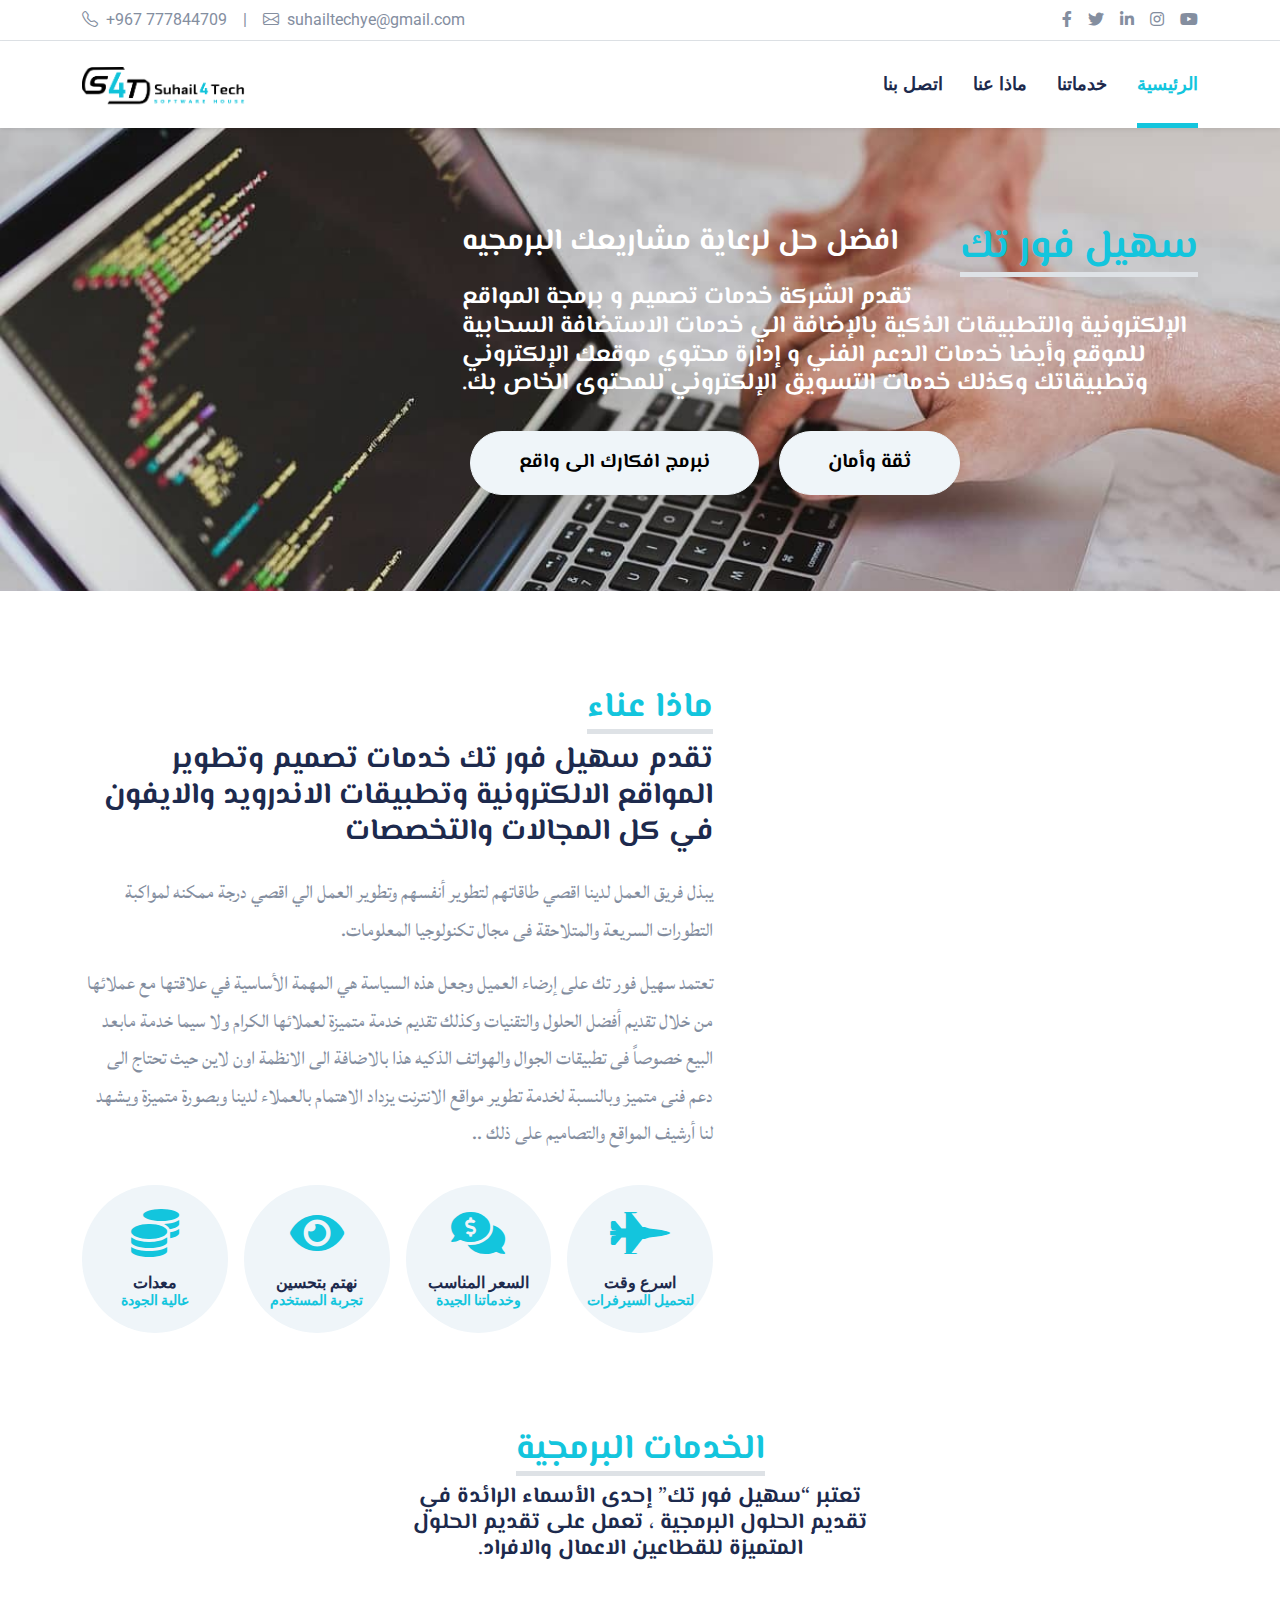
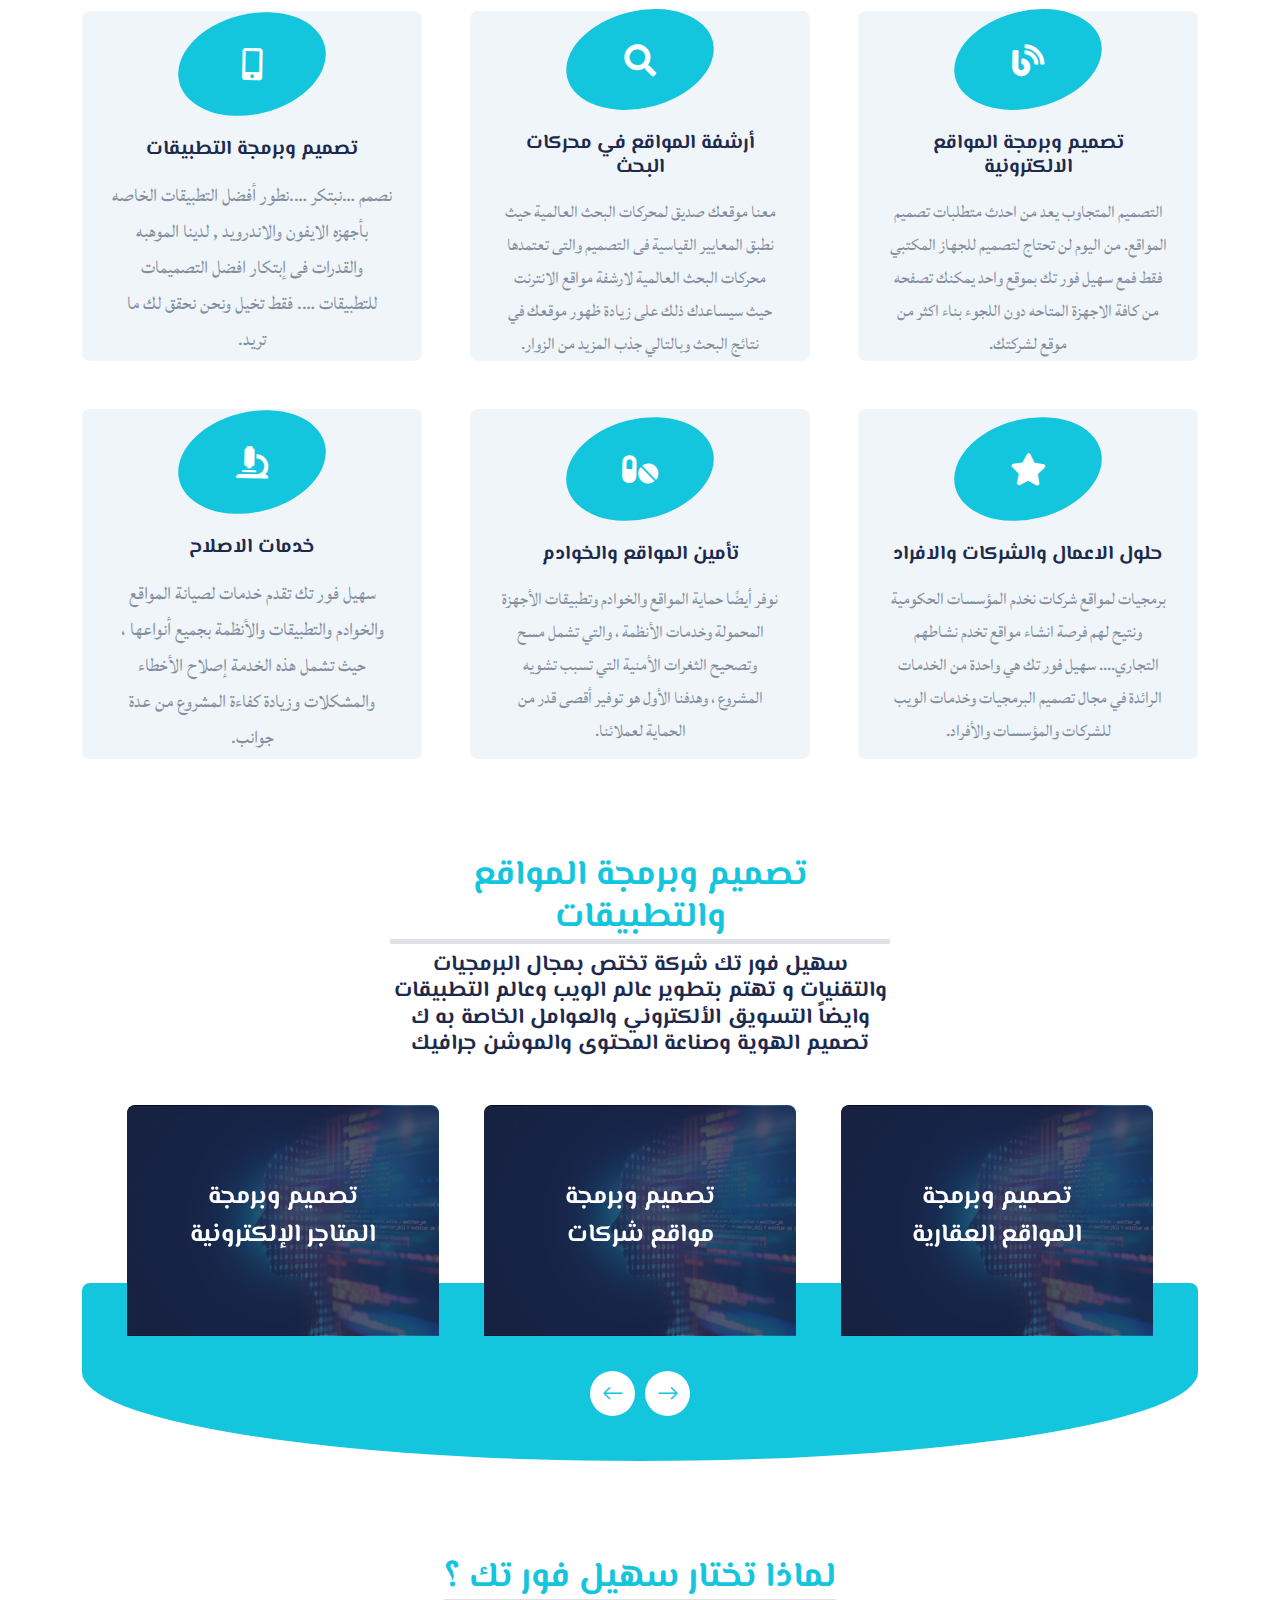
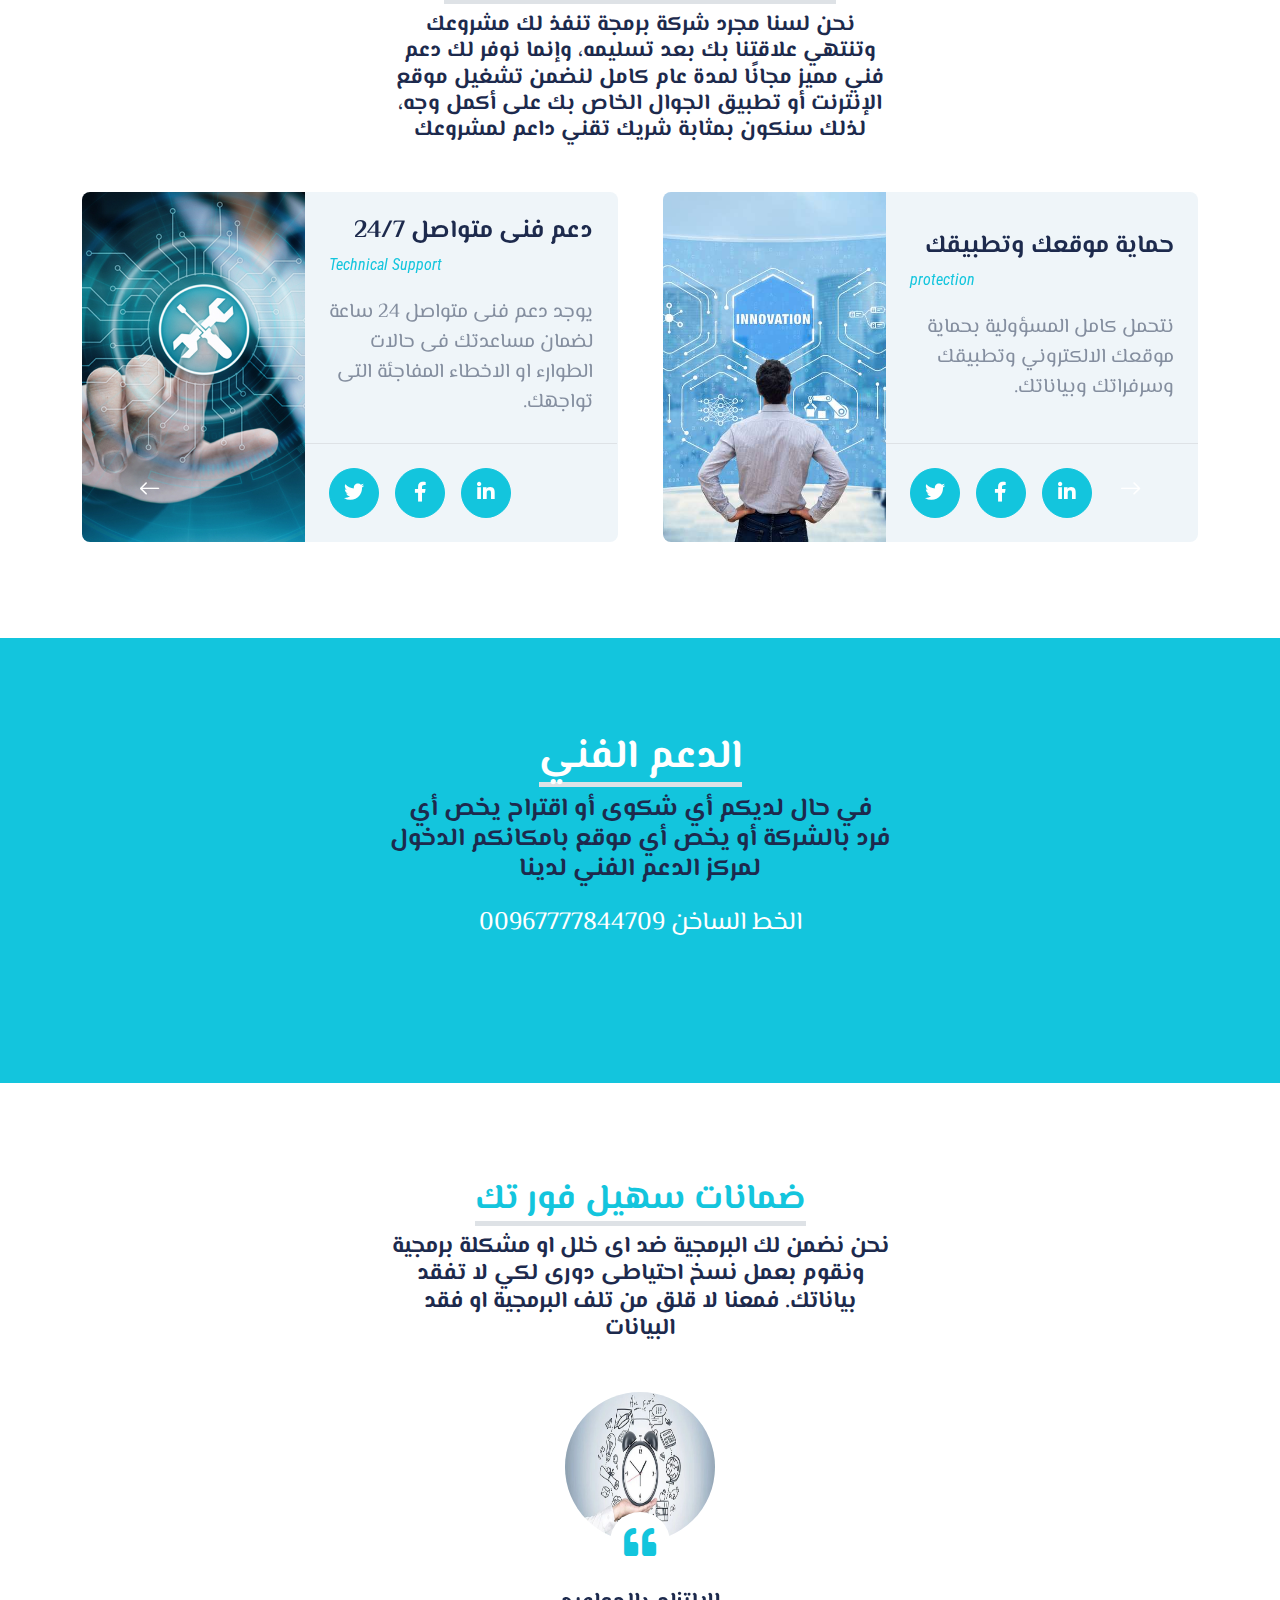
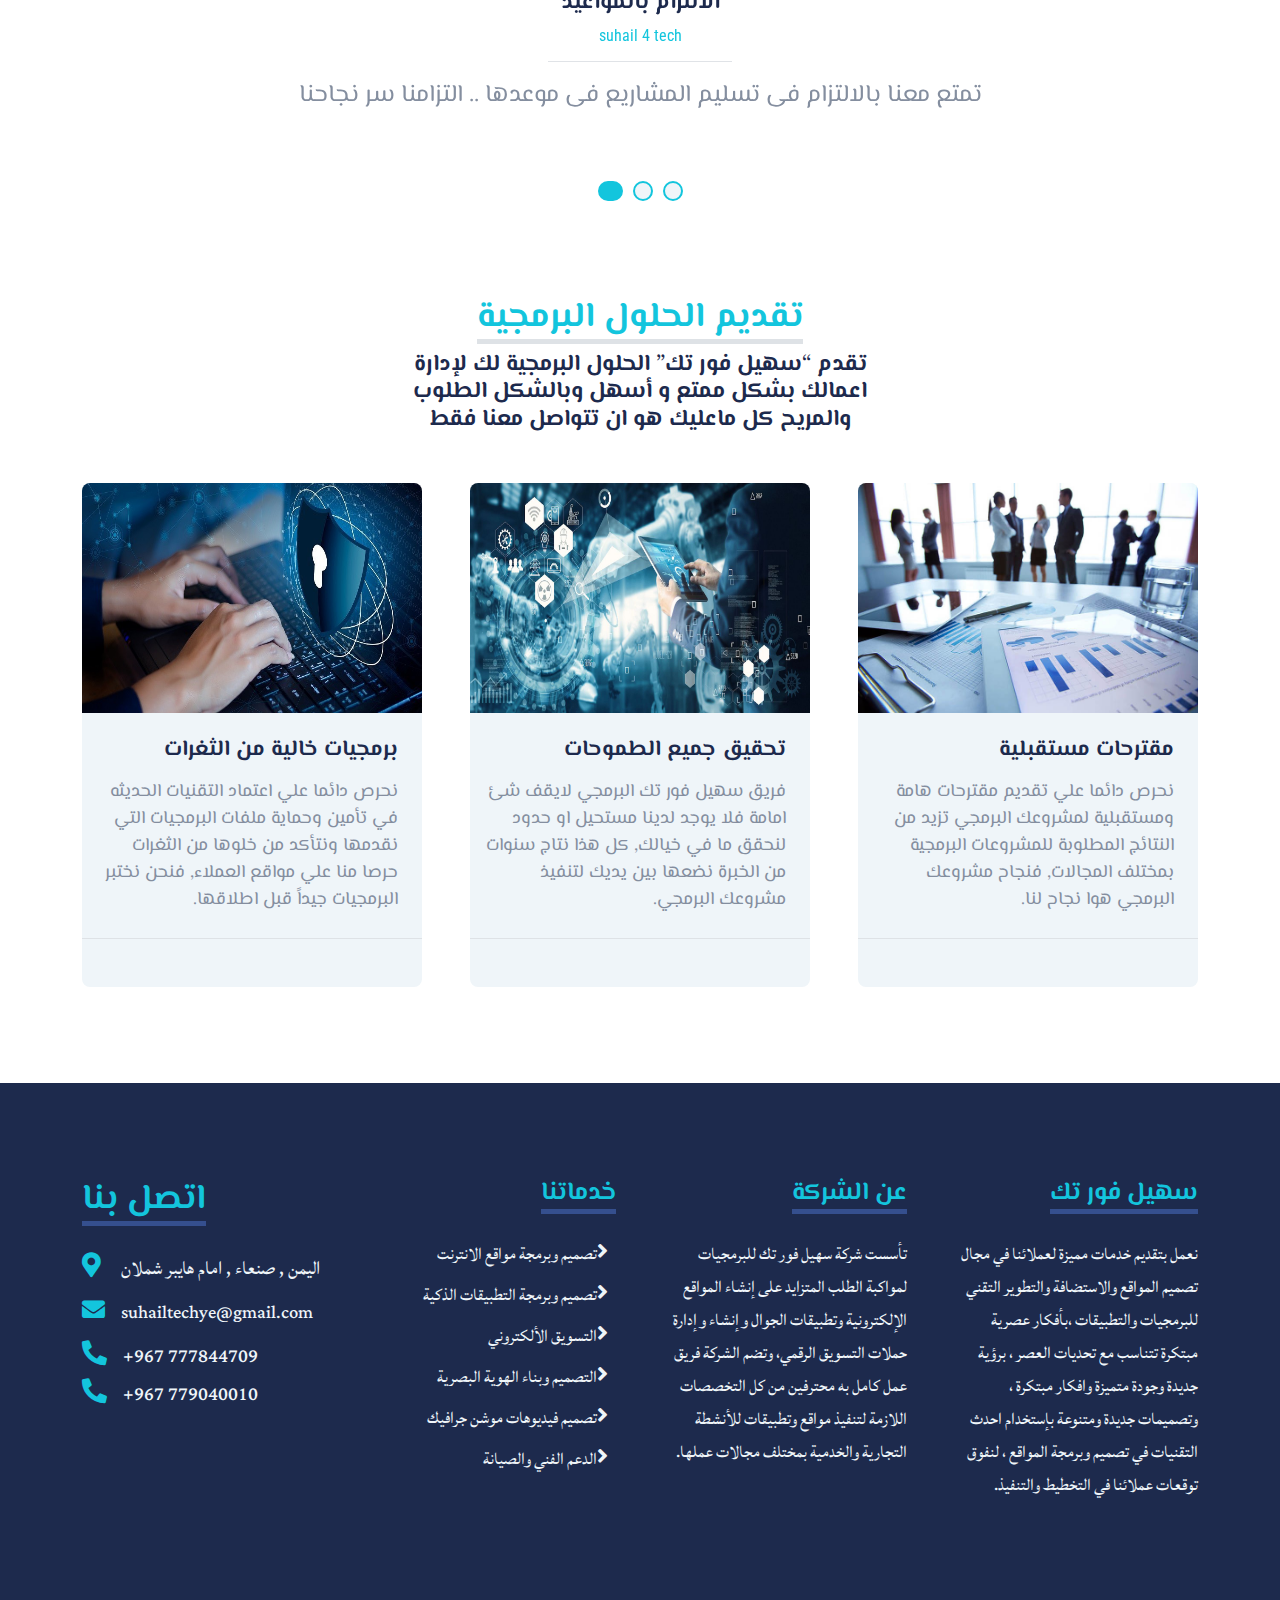
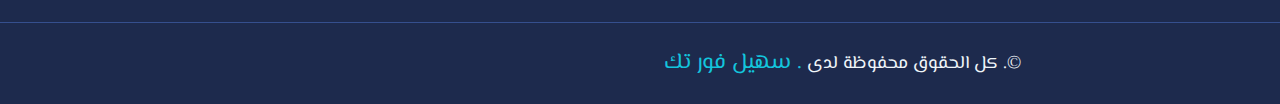
<file: index.html>
<!DOCTYPE html>
<html lang="en">

<head>

    <meta charset="utf-8">
    <title>سهيل فور تك</title>
    <meta content="width=device-width, initial-scale=1.0" name="viewport">
    <meta content="Free HTML Templates" name="keywords">
    <meta content="Free HTML Templates" name="description">



    <!-- Favicon -->
    <link href="img/icon.png" rel="icon">

    <link rel="preconnect" href="https://fonts.googleapis.com">
    <link rel="preconnect" href="https://fonts.gstatic.com" crossorigin>
    <link href="https://fonts.googleapis.com/css2?family=El+Messiri:wght@500&display=swap" rel="stylesheet">

    <link rel="preconnect" href="https://fonts.googleapis.com">
    <link rel="preconnect" href="https://fonts.gstatic.com" crossorigin>
    <link href="https://fonts.googleapis.com/css2?family=Lateef:wght@200;300&display=swap" rel="stylesheet">


    <!-- Google Web Fonts -->
    <link rel="preconnect" href="https://fonts.gstatic.com">
    <link href="https://fonts.googleapis.com/css2?family=Roboto+Condensed:wght@400;700&family=Roboto:wght@400;700&display=swap" rel="stylesheet">  

    <!-- Icon Font Stylesheet -->
    <link href="https://cdnjs.cloudflare.com/ajax/libs/font-awesome/5.15.0/css/all.min.css" rel="stylesheet">
    <link href="https://cdn.jsdelivr.net/npm/bootstrap-icons@1.4.1/font/bootstrap-icons.css" rel="stylesheet">

    <!-- Libraries Stylesheet -->
    <link href="lib/owlcarousel/assets/owl.carousel.min.css" rel="stylesheet">
    <link href="lib/tempusdominus/css/tempusdominus-bootstrap-4.min.css" rel="stylesheet" />

    <!-- Customized Bootstrap Stylesheet -->
    <link href="css/bootstrap.min.css" rel="stylesheet">

    <!-- Template Stylesheet -->
    <link href="css/style.css" rel="stylesheet">
</head>

<body>
    <!-- Topbar Start -->
    <div class="container-fluid py-2 border-bottom d-none d-lg-block">
        <div class="container">
            <div class="row">
                <div class="col-md-6 text-center text-lg-start mb-2 mb-lg-0">
                    <div class="d-inline-flex align-items-center">
                        <a class="text-decoration-none text-body pe-3" href=""><i class="bi bi-telephone me-2"></i>+967 777844709</a>
                        <span class="text-body">|</span>
                        <a class="text-decoration-none text-body px-3" href=""><i class="bi bi-envelope me-2"></i>suhailtechye@gmail.com</a>
                    </div>
                </div>
                <div class="col-md-6 text-center text-lg-end">
                    <div class="d-inline-flex align-items-center">
                        <a class="text-body px-2" href="">
                            <i class="fab fa-facebook-f"></i>
                        </a>
                        <a class="text-body px-2" href="">
                            <i class="fab fa-twitter"></i>
                        </a>
                        <a class="text-body px-2" href="">
                            <i class="fab fa-linkedin-in"></i>
                        </a>
                        <a class="text-body px-2" href="">
                            <i class="fab fa-instagram"></i>
                        </a>
                        <a class="text-body ps-2" href="">
                            <i class="fab fa-youtube"></i>
                        </a>
                    </div>
                </div>
            </div>
        </div>
    </div>
    <!-- Topbar End -->


    <!-- Navbar Start -->
    <div class="container-fluid sticky-top  bg-white shadow-sm">
        <div class="container">
            <nav   class="navbar navbar-expand-lg bg-white navbar-light py-3 py-lg-0">
                <a href="index.html" class="navbar-brand">
                    <h1 class="m-0 text-uppercase text-primary"><img style="width:170px;   " src="img/s4t3.png"></h1>
                </a>
                <button class="navbar-toggler" type="button" data-bs-toggle="collapse" data-bs-target="#navbarCollapse">
                    <span class="navbar-toggler-icon"></span>
                </button>

                    <div style="direction: rtl;" class="collapse navbar-collapse" id="navbarCollapse">
                        <div class="navbar-nav ms-auto py-0">
                            <a  href="index.html" class="nav-item nav-link active">الرئيسية</a>
                        <!--    <div class="nav-item dropdown">
                                <a  href="#" class="nav-link dropdown-toggle" data-bs-toggle="dropdown">البرمجة</a>
                                <div class="dropdown-menu m-0">
                                    <a href="blog.html" class="dropdown-item">Blog Grid</a>
                                    <a href="detail.html" class="dropdown-item">Blog Detail</a>
                                    <a href="team.html" class="dropdown-item">The Team</a>
                                    <a href="testimonial.html" class="dropdown-item">Testimonial</a>
                                    <a href="appointment.html" class="dropdown-item">Appointment</a>
                                    <a href="search.html" class="dropdown-item">Search</a>
                                </div>
                            </div>-->

                            <a  href="service.html" class="nav-item nav-link">خدماتنا</a>
                            <a  href="about.html" class="nav-item nav-link">ماذا عنا</a>
                           <!-- <a  href="price.html" class="nav-item nav-link">لماذا نحن</a>-->


                            <a  href="contact.html" class="nav-item nav-link">اتصل بنا</a>
                        </div>
                    </div>

            </nav>
        </div>
    </div>
    <!-- Navbar End -->


    <!-- Hero Start -->
    <div style="direction: rtl;" class="container-fluid bg-primary py-5 mb-5 hero-header">
        <div class="container py-5">
            <div class="row justify-content-start">
                <div class="col-lg-8 text-center text-lg-start">
                    <h5 style="font-size: 40px ; float: right" class="d-inline-block text-primary text-uppercase border-bottom border-5 fonts2" style="border-color: rgba(256, 256, 256, .3) !important;">  سهيل فور تك</h5>
                    <h1 style="font-size: 30px " class="display-1 text-white mb-md-4  fonts2">افضل حل لرعاية مشاريعك البرمجيه</h1>
                    <h1 style=" direction: rtl; font-size: 24px " class="display-1 text-white mb-md-4 fonts2">تقدم الشركة خدمات تصميم و برمجة المواقع الإلكترونية والتطبيقات الذكية  بالإضافة الي خدمات الاستضافة السحابية للموقع وأيضا خدمات الدعم الفني و إدارة محتوي موقعك الإلكتروني وتطبيقاتك وكذلك خدمات التسويق الإلكتروني للمحتوى الخاص بك.</h1>
                    <div class="pt-2">
                        <a href="" style="font-size: 20px ;"  class="btn btn-light rounded-pill py-md-3 px-md-5 mx-2 fonts2">ثقة وأمان</a>
                        <a href="" style="font-size: 20px ;" class="btn btn-light rounded-pill py-md-3 px-md-5 mx-2 fonts2">نبرمج افكارك الى واقع</a>

                    </div>

                </div>
            </div>
        </div>
    </div>
    <!-- Hero End -->


    <!-- About Start -->
    <div class="container-fluid py-5" style="direction: rtl;" >
        <div class="container">
            <div class="row gx-5">
                <div class="col-lg-5 mb-5 mb-lg-0" style="min-height: 500px;">
                    <div class="position-relative h-100">
                        <iframe width="100%" height="100%" src="https://www.youtube.com/embed/3if_XHoVj6I?autoplay=1&mute=1" ></iframe>

                    </div>
                </div>
                <div class="col-lg-7">
                    <div class="mb-4">
                        <h5  class="d-inline-block text-primary text-uppercase border-bottom border-5  fonts2" >ماذا عناء</h5>
                        <h1 style="font-size: 30px" class="display-4  fonts2">تقدم سهيل فور تك خدمات تصميم وتطوير المواقع الالكترونية وتطبيقات الاندرويد والايفون في كل المجالات والتخصصات  </h1>
                    </div>
                    <p style="font-size: 25px" class="fonts"> يبذل فريق العمل لدينا اقصي طاقاتهم لتطوير أنفسهم وتطوير العمل الي اقصي درجة ممكنه لمواكبة التطورات السريعة والمتلاحقة فى مجال تكنولوجيا المعلومات.</p>



                    <p style="font-size: 25px" class="fonts"> تعتمد سهيل فور تك على إرضاء العميل وجعل هذه السياسة هي المهمة الأساسية في علاقتها مع عملائها من خلال تقديم أفضل الحلول والتقنيات وكذلك تقديم خدمة متميزة لعملائها الكرام ولا سيما خدمة مابعد البيع خصوصاً فى تطبيقات الجوال والهواتف الذكيه هذا بالاضافة الى الانظمة اون لاين حيث تحتاج الى دعم فنى متميز وبالنسبة لخدمة تطوير مواقع الانترنت يزداد الاهتمام بالعملاء لدينا وبصورة متميزة ويشهد لنا أرشيف المواقع والتصاميم على ذلك ..</p>

                    <div class="row g-3 pt-3">
                        <div class="col-sm-3 col-6">
                            <div class="bg-light text-center rounded-circle py-4">
                               <!-- <i class="fa-regular fa-gauge-circle-plus"></i>-->
                              <!--  <i class="fa-thin fa-gauge-simple-high"></i>-->

                                <i class="fa fa-3x fa-fighter-jet text-primary mb-3"></i>
                                <h6 class="mb-0">اسرع وقت<small class="d-block text-primary"> لتحميل السيرفرات</small></h6>
                            </div>
                        </div>
                        <div class="col-sm-3 col-6">
                            <div class="bg-light text-center rounded-circle py-4">

                                <i class="fa fa-3x fa-comments-dollar text-primary mb-3"></i>
                                <h6 class="mb-0">  السعر المناسب<small class="d-block text-primary">وخدماتنا الجيدة</small></h6>
                            </div>
                        </div>
                        <div class="col-sm-3 col-6">
                            <div class="bg-light text-center rounded-circle py-4">
                                <i class="fa fa-3x fa-eye text-primary mb-3"></i>
                                <h6 class="mb-0">نهتم بتحسين <small class="d-block text-primary">تجربة المستخدم</small></h6>
                            </div>
                        </div>
                        <div class="col-sm-3 col-6">
                            <div class="bg-light text-center rounded-circle py-4">
                                <i class="fa fa-3x fa-coins text-primary mb-3"></i>
                                <h6 class="mb-0">معدات <small class="d-block text-primary">عالية الجودة</small></h6>
                            </div>
                        </div>
                    </div>
                </div>
            </div>
        </div>
    </div>
    <!-- About End -->
    

    <!-- Services Start -->
    <div class="container-fluid py-5"  style="direction: rtl;" >
        <div class="container">
            <div class="text-center mx-auto mb-5" style="max-width: 500px;">
                <h5 class="d-inline-block text-primary text-uppercase border-bottom border-5 fonts2" >الخدمات البرمجية</h5>
                <h1 style="font-size: 22px" class="display-4 fonts2">تعتبر “سهيل فور تك” إحدى الأسماء الرائدة في تقديم الحلول البرمجية ، تعمل على تقديم الحلول المتميزة للقطاعين الاعمال والافراد.</h1>
            </div>
            <div class="row g-5">
                <div class="col-lg-4 col-md-6">
                    <div class="service-item bg-light rounded d-flex flex-column align-items-center justify-content-center text-center">
                        <div class="service-icon mb-4">

                            <i class="fa fa-2x fa-blog text-white"></i>
                        </div>
                        <h4 style="font-size: 20px" class="mb-3 fonts2 ">تصميم وبرمجة المواقع الالكترونية</h4>
                        <p style="font-size: 22px ; width: auto" class="m-0 fonts1">التصميم المتجاوب يعد من احدث متطلبات تصميم المواقع. من اليوم لن تحتاج لتصميم للجهاز المكتبي فقط فمع سهيل فور تك بموقع واحد يمكنك تصفحه من كافة الاجهزة المتاحه دون اللجوء بناء اكثر من موقع لشركتك.</p>
                        <a class="btn btn-lg btn-primary rounded-pill" href="">
                            <i class="bi bi-arrow-right"></i>
                        </a>
                    </div>
                </div>
                <div class="col-lg-4 col-md-6">
                    <div class="service-item bg-light rounded d-flex flex-column align-items-center justify-content-center text-center">
                        <div class="service-icon mb-4">

                            <i class="fa fa-2x fa-search text-white"></i>
                        </div>
                        <h4 style="font-size: 20px" class="mb-3 fonts2">أرشفة المواقع في محركات البحث</h4>
                        <p style="font-size: 22px ; width: auto" class="m-0 fonts1">معنا موقعك صديق لمحركات البحث العالمية حيث نطبق المعايير القياسية فى التصميم والتى تعتمدها محركات البحث العالمية لارشفة مواقع الانترنت حيث سيساعدك ذلك على زيادة ظهور موقعك في نتائج البحث وبالتالي جذب المزيد من الزوار.</p>
                        <a class="btn btn-lg btn-primary rounded-pill" href="">
                            <i class="bi bi-arrow-right"></i>
                        </a>
                    </div>
                </div>
                <div class="col-lg-4 col-md-6">
                    <div class="service-item bg-light rounded d-flex flex-column align-items-center justify-content-center text-center">
                        <div class="service-icon mb-4">

                            <i class="fa fa-2x fa-mobile-alt text-white"></i>
                        </div>
                        <h4 style="font-size: 20px" class="mb-3 fonts2">تصميم وبرمجة التطبيقات</h4>
                        <p style="font-size: 24px ; width: auto" class="m-0 fonts1">نصمم …نبتكر ….نطور أفضل التطبيقات الخاصه بأجهزه الايفون والاندرويد , لدينا الموهبه والقدرات فى إبتكار افضل التصميمات للتطبيقات …. فقط تخيل ونحن نحقق لك ما تريد.</p>
                        <a class="btn btn-lg btn-primary rounded-pill" href="">
                            <i class="bi bi-arrow-right"></i>
                        </a>
                    </div>
                </div>
                <div class="col-lg-4 col-md-6">
                    <div class="service-item bg-light rounded d-flex flex-column align-items-center justify-content-center text-center">
                        <div class="service-icon mb-4">
                            <i class="fa fa-2x fa-star text-white"></i>
                        </div>
                        <h4 style="font-size: 20px" class="mb-3 fonts2">حلول الاعمال والشركات والافراد</h4>
                        <p style="font-size: 22px ; width: auto" class="m-0 fonts1">برمجيات لمواقع شركات
                            نخدم المؤسسات الحكومية ونتيح لهم فرصة انشاء مواقع تخدم نشاطهم التجاري.... سهيل فور تك هي واحدة من الخدمات الرائدة في مجال تصميم البرمجيات وخدمات الويب للشركات والمؤسسات والأفراد.</p>
                        <a class="btn btn-lg btn-primary rounded-pill" href="">
                            <i class="bi bi-arrow-right"></i>
                        </a>
                    </div>
                </div>
                <div class="col-lg-4 col-md-6">
                    <div class="service-item bg-light rounded d-flex flex-column align-items-center justify-content-center text-center">
                        <div class="service-icon mb-4">
                            <i class="fa fa-2x fa-pills text-white"></i>
                        </div>
                        <h4 style="font-size: 20px" class="mb-3 fonts2">تأمين المواقع والخوادم</h4>
                        <p style="font-size: 22px ; width: auto" class="m-0 fonts1">نوفر أيضًا حماية المواقع والخوادم وتطبيقات الأجهزة المحمولة وخدمات الأنظمة ، والتي تشمل مسح وتصحيح الثغرات الأمنية التي تسبب تشويه المشروع ، وهدفنا الأول هو توفير أقصى قدر من الحماية لعملائنا.</p>
                        <a class="btn btn-lg btn-primary rounded-pill" href="">
                            <i class="bi bi-arrow-right"></i>
                        </a>
                    </div>
                </div>

                <div class="col-lg-4 col-md-6">
                    <div class="service-item bg-light rounded d-flex flex-column align-items-center justify-content-center text-center">
                        <div class="service-icon mb-4">
                            <i class="fa fa-2x fa-microscope text-white"></i>
                        </div>
                        <h4 style="font-size: 20px" class="mb-3 fonts2">خدمات الاصلاح</h4>
                        <p style="font-size: 24px ; width: auto" class="m-0 fonts1">سهيل فور تك  تقدم خدمات لصيانة المواقع والخوادم والتطبيقات والأنظمة بجميع أنواعها ، حيث تشمل هذه الخدمة إصلاح الأخطاء والمشكلات وزيادة كفاءة المشروع من عدة جوانب.</p>
                        <a class="btn btn-lg btn-primary rounded-pill" href="">
                            <i class="bi bi-arrow-right"></i>
                        </a>
                    </div>
                </div>

            </div>
        </div>
    </div>
    <!-- Services End -->



    <!-- Pricing Plan Start -->
    <div class="container-fluid py-5">
        <div class="container">
            <div class="text-center mx-auto mb-5" style="max-width: 500px;">
                <h5 class="d-inline-block text-primary text-uppercase border-bottom border-5 fonts2">تصميم وبرمجة المواقع والتطبيقات</h5>
                <h1 style="font-size: 22px" class="display-4 fonts2">سهيل فور تك شركة  تختص بمجال البرمجيات والتقنيات و تهتم بتطوير عالم الويب وعالم التطبيقات وايضاً التسويق الألكتروني والعوامل الخاصة به ك تصميم الهوية وصناعة المحتوى والموشن جرافيك </h1>
            </div>
            <div class="owl-carousel price-carousel position-relative" style="padding: 0 45px 45px 45px;">
                <div class="bg-light rounded text-center">
                    <div class="position-relative">
                        <img class="img-fluid rounded-top" src="img/images.jpg" alt="">
                        <div class="position-absolute w-100 h-100 top-50 start-50 translate-middle rounded-top d-flex flex-column align-items-center justify-content-center" style="background: rgba(29, 42, 77, .8);">
                            <h3 style="font-size: 25px" class="text-white fonts2"> تصميم وبرمجة </h3>
                            <h1 class="display-4 text-white mb-0">
                                <h3 style="font-size: 25px" class="text-white fonts2"> المتاجر الإلكترونية </h3>
                            </h1>
                        </div>
                    </div>

                </div>
                <div class="bg-light rounded text-center">
                    <div class="position-relative">
                        <img class="img-fluid rounded-top" src="img/images.jpg" alt="">
                        <div class="position-absolute w-100 h-100 top-50 start-50 translate-middle rounded-top d-flex flex-column align-items-center justify-content-center" style="background: rgba(29, 42, 77, .8);">
                            <h3 style="font-size: 25px" class="text-white fonts2">تصميم وبرمجة </h3>
                            <h1 class="display-4 text-white mb-0">
                                <h3 style="font-size: 25px" class="text-white fonts2">مواقع شركات </h3>
                            </h1>
                        </div>
                    </div>

                </div>
                <div class="bg-light rounded text-center">
                    <div class="position-relative">
                        <img class="img-fluid rounded-top" src="img/images.jpg" alt="">
                        <div class="position-absolute w-100 h-100 top-50 start-50 translate-middle rounded-top d-flex flex-column align-items-center justify-content-center" style="background: rgba(29, 42, 77, .8);">
                            <h3 style="font-size: 25px" class="text-white fonts2">تصميم وبرمجة</h3>
                            <h1 class="display-4 text-white mb-0">
                                <h3 style="font-size: 25px" class="text-white fonts2">المواقع العقارية</h3>
                            </h1>
                        </div>
                    </div>

                </div>
                <div class="bg-light rounded text-center">
                    <div class="position-relative">
                        <img class="img-fluid rounded-top" src="img/images.jpg" alt="">
                        <div class="position-absolute w-100 h-100 top-50 start-50 translate-middle rounded-top d-flex flex-column align-items-center justify-content-center" style="background: rgba(29, 42, 77, .8);">
                            <h3 style="font-size: 25px" class="text-white fonts2">تصميم وبرمجة</h3>
                            <h1 class="display-4 text-white mb-0">
                                <h3 style="font-size: 25px" class="text-white fonts2">المواقع الاخباريه</h3>
                            </h1>
                        </div>
                    </div>

                </div>

                <div class="bg-light rounded text-center">
                    <div class="position-relative">
                        <img class="img-fluid rounded-top" src="img/images.jpg" alt="">
                        <div class="position-absolute w-100 h-100 top-50 start-50 translate-middle rounded-top d-flex flex-column align-items-center justify-content-center" style="background: rgba(29, 42, 77, .8);">
                            <h3 style="font-size: 25px" class="text-white fonts2">تصميم وبرمجة</h3>
                            <h1 class="display-4 text-white mb-0">
                                <h3 style="font-size: 25px" class="text-white fonts2">مواقع الاعلانات المبوبه</h3>
                            </h1>
                        </div>
                    </div>

                </div>

                <div class="bg-light rounded text-center">
                    <div class="position-relative">
                        <img class="img-fluid rounded-top" src="img/images.jpg" alt="">
                        <div class="position-absolute w-100 h-100 top-50 start-50 translate-middle rounded-top d-flex flex-column align-items-center justify-content-center" style="background: rgba(29, 42, 77, .8);">
                            <h3 style="font-size: 25px" class="text-white fonts2">تصميم وبرمجة</h3>
                            <h1 class="display-4 text-white mb-0">
                                <h3 style="font-size: 25px" class="text-white fonts2">موقع او تطبيق شخصي</h3>
                            </h1>
                        </div>
                    </div>
                </div>
            </div>
        </div>
    </div>
    <!-- Pricing Plan End -->


    <!-- Team Start -->
    <div class="container-fluid py-5">
        <div class="container">
            <div class="text-center mx-auto mb-5" style="max-width: 500px;">
                <h5 class="d-inline-block text-primary text-uppercase border-bottom border-5 fonts2">لماذا تختار سهيل فور تك ؟</h5>
                <h1 style="font-size: 22px ; direction: rtl" class="display-4 fonts2">نحن لسنا مجرد شركة برمجة تنفذ لك مشروعك وتنتهي علاقتنا بك بعد تسليمه، وإنما نوفر لك دعم فني مميز مجانًا لمدة عام كامل لنضمن تشغيل موقع الإنترنت أو تطبيق الجوال الخاص بك على أكمل وجه، لذلك سنكون بمثابة شريك تقني داعم لمشروعك</h1>
            </div>
            <div class="owl-carousel team-carousel position-relative">
                <div class="team-item">
                    <div class="row g-0 bg-light rounded overflow-hidden">
                        <div class="col-12 col-sm-5 h-100">
                            <img class="img-fluid h-100" src="img/Tech_Support.jpg" style="object-fit: cover;">
                        </div>
                        <div class="col-12 col-sm-7 h-100 d-flex flex-column">
                            <div class="mt-auto p-4">
                                <h3 style="font-size: 25px ;direction: rtl" class="fonts2">دعم فنى متواصل 24/7</h3>
                                <h6 class="fw-normal fst-italic text-primary mb-4">Technical Support</h6>
                                <p style="font-size: 20px ; direction: rtl" class="m-0 fonts2">يوجد دعم فنى متواصل 24 ساعة لضمان مساعدتك فى حالات الطوارء او الاخطاء المفاجئة التى تواجهك.</p>
                            </div>
                            <div class="d-flex mt-auto border-top p-4">
                                <a class="btn btn-lg btn-primary btn-lg-square rounded-circle me-3" href="#"><i class="fab fa-twitter"></i></a>
                                <a class="btn btn-lg btn-primary btn-lg-square rounded-circle me-3" href="#"><i class="fab fa-facebook-f"></i></a>
                                <a class="btn btn-lg btn-primary btn-lg-square rounded-circle" href="#"><i class="fab fa-linkedin-in"></i></a>
                            </div>
                        </div>
                    </div>
                </div>
                <div class="team-item">
                    <div class="row g-0 bg-light rounded overflow-hidden">
                        <div class="col-12 col-sm-5 h-100">
                            <img class="img-fluid h-100" src="img/good.jpg" style="object-fit: cover;">
                        </div>
                        <div class="col-12 col-sm-7 h-100 d-flex flex-column">
                            <div class="mt-auto p-4">
                                <h3 style="font-size: 25px ;direction: rtl" class="fonts2" >حماية موقعك وتطبيقك</h3>
                                <h6  class="fw-normal fst-italic text-primary mb-4 ">protection</h6>
                                <p style="font-size: 20px ; direction: rtl" class="m-0 fonts2">نتحمل كامل المسؤولية بحماية موقعك الالكتروني وتطبيقك وسرفراتك وبياناتك. </p>
                            </div>
                            <div class="d-flex mt-auto border-top p-4">
                                <a class="btn btn-lg btn-primary btn-lg-square rounded-circle me-3" href="#"><i class="fab fa-twitter"></i></a>
                                <a class="btn btn-lg btn-primary btn-lg-square rounded-circle me-3" href="#"><i class="fab fa-facebook-f"></i></a>
                                <a class="btn btn-lg btn-primary btn-lg-square rounded-circle" href="#"><i class="fab fa-linkedin-in"></i></a>
                            </div>
                        </div>
                    </div>
                </div>
                <div class="team-item">
                    <div class="row g-0 bg-light rounded overflow-hidden">
                        <div class="col-12 col-sm-5 h-100">
                            <img class="img-fluid h-100" src="img/serves.jpg" style="object-fit: cover;">
                        </div>
                        <div class="col-12 col-sm-7 h-100 d-flex flex-column">
                            <div class="mt-auto p-4">
                                <h3 style="font-size: 25px ;direction: rtl" class="fonts2">خدمة العملاء</h3>
                                <h6 class="fw-normal fst-italic text-primary mb-4">customers service</h6>
                                <p style="font-size: 20px ; direction: rtl" class="m-0 fonts2">سرعة الرد من مركز خدمة العملاء للأسئلة والاستفسارات.</p>
                            </div>
                            <div class="d-flex mt-auto border-top p-4">
                                <a class="btn btn-lg btn-primary btn-lg-square rounded-circle me-3" href="#"><i class="fab fa-twitter"></i></a>
                                <a class="btn btn-lg btn-primary btn-lg-square rounded-circle me-3" href="#"><i class="fab fa-facebook-f"></i></a>
                                <a class="btn btn-lg btn-primary btn-lg-square rounded-circle" href="#"><i class="fab fa-linkedin-in"></i></a>
                            </div>
                        </div>
                    </div>
                </div>
                <div class="team-item">
                    <div class="row g-0 bg-light rounded overflow-hidden">
                        <div class="col-12 col-sm-5 h-100">
                            <img class="img-fluid h-100" src="img/BACKUP NEW ART AUG 15.jpg" style="object-fit: cover;">
                        </div>
                        <div class="col-12 col-sm-7 h-100 d-flex flex-column">
                            <div class="mt-auto p-4">
                                <h3 style="font-size: 25px ;direction: rtl" class="fonts2">نسخ احتياطي لموقعك</h3>
                                <h6 class="fw-normal fst-italic text-primary mb-4">Back up your site</h6>
                                <p style="font-size: 20px ; direction: rtl" class="m-0 fonts2">مع سهيل فور تك موقعك بأمان نقوم بعمل نسخ احتياطى دوري للموقع بشكل دوري ومستمر.</p>
                            </div>
                            <div class="d-flex mt-auto border-top p-4">
                                <a class="btn btn-lg btn-primary btn-lg-square rounded-circle me-3" href="#"><i class="fab fa-twitter"></i></a>
                                <a class="btn btn-lg btn-primary btn-lg-square rounded-circle me-3" href="#"><i class="fab fa-facebook-f"></i></a>
                                <a class="btn btn-lg btn-primary btn-lg-square rounded-circle" href="#"><i class="fab fa-linkedin-in"></i></a>
                            </div>
                        </div>
                    </div>
                </div>
            </div>
        </div>
    </div>
    <!-- Team End -->


    <!-- Search Start -->
    <div class="container-fluid bg-primary my-5 py-5">
        <div class="container py-5">
            <div class="text-center mx-auto mb-5" style="max-width: 500px;">
                <h5 style="font-size: 40px" class="d-inline-block text-white text-uppercase border-bottom border-5 fonts2">الدعم الفني</h5>
                <h1 style="font-size: 25px" class="display-4 mb-4 fonts2">في حال لديكم أي شكوى أو اقتراح يخص أي فرد بالشركة أو يخص أي موقع بامكانكم الدخول لمركز الدعم الفني لدينا</h1>
                <h5 style="font-size: 25px ; color: red" class="text-white fw-normal fonts2">الخط الساخن 00967777844709</h5>
            </div>

        </div>
    </div>
    <!-- Search End -->


    <!-- Testimonial Start -->
    <div class="container-fluid py-5">
        <div class="container">
            <div class="text-center mx-auto mb-5" style="max-width: 500px;">
                <h5 class="d-inline-block text-primary text-uppercase border-bottom border-5 fonts2">ضمانات سهيل فور تك</h5>
                <h1 style="font-size: 23px" class="display-4 fonts2">نحن نضمن لك البرمجية ضد اى خلل او مشكلة برمجية ونقوم بعمل نسخ احتياطى دورى لكي لا تفقد بياناتك. فمعنا لا قلق من تلف البرمجية او فقد البيانات </h1>
            </div>
            <div class="row justify-content-center">
                <div class="col-lg-8">
                    <div class="owl-carousel testimonial-carousel">

                        <div class="testimonial-item text-center">
                            <div class="position-relative mb-5">
                                <img class="img-fluid rounded-circle mx-auto" src="img/time.jpg" alt="">
                                <div class="position-absolute top-100 start-50 translate-middle d-flex align-items-center justify-content-center bg-white rounded-circle" style="width: 60px; height: 60px;">
                                    <i class="fa fa-quote-left fa-2x text-primary"></i>
                                </div>
                            </div>

                            <h3 style="font-size: 23px" class="fonts2">الالتزام بالمواعيد</h3>
                            <h6 class="fw-normal text-primary mb-3">suhail 4 tech</h6>
                            <hr class="w-25 mx-auto">
                            <p class="fs-4 fw-normal fonts2">تمتع معنا بالالتزام فى تسليم المشاريع فى موعدها .. التزامنا سر نجاحنا</p>

                        </div>

                        <div class="testimonial-item text-center">
                            <div class="position-relative mb-5">
                                <img class="img-fluid rounded-circle mx-auto" src="img/protect.png" alt="">
                                <div class="position-absolute top-100 start-50 translate-middle d-flex align-items-center justify-content-center bg-white rounded-circle" style="width: 60px; height: 60px;">
                                    <i class="fa fa-quote-left fa-2x text-primary"></i>
                                </div>
                            </div>

                            <h3 style="font-size: 23px" class="fonts2">حفظ بياناتك وحمايتها</h3>
                            <h6 class="fw-normal text-primary mb-3">suhail 4 tech</h6>
                            <hr class="w-25 mx-auto">
                            <p class="fs-4 fw-normal fonts2">نحرص دائما علي اعتماد التقنيات الحديثه في تأمين وحماية ملفات البرمجيات التي نقدمها ونتأكد من خلوها من الثغرات حرصا منا علي مواقع العملاء</p>

                        </div>

                        <div class="testimonial-item text-center">
                            <div class="position-relative mb-5">
                                <img class="img-fluid rounded-circle mx-auto" src="img/mony2.jpg" alt="">
                                <div class="position-absolute top-100 start-50 translate-middle d-flex align-items-center justify-content-center bg-white rounded-circle" style="width: 60px; height: 60px;">
                                    <i class="fa fa-quote-left fa-2x text-primary"></i>
                                </div>
                            </div>

                            <h3 style="font-size: 23px" class="fonts2">ضمان استرجاع المال</h3>
                            <h6 class="fw-normal text-primary mb-3">suhail 4 tech</h6>
                            <hr class="w-25 mx-auto">
                            <p class="fs-4 fw-normal fonts2">نحن نضمن لك خدمتنا لمدة 15 يوم اذا لم ترضى عن الخدمة المقدمة يمكنك استرجاع اموالك فورا</p>

                        </div>
                    </div>
                </div>
            </div>
        </div>
    </div>
    <!-- Testimonial End -->


    <!-- Blog Start -->
    <div class="container-fluid py-5"  style="direction: rtl;" >
        <div class="container">



            <div class="text-center mx-auto mb-5" style="max-width: 500px;">
                <h5 class="d-inline-block text-primary text-uppercase border-bottom border-5 fonts2">تقديم الحلول البرمجية</h5>
                <h1 style="font-size: 23px" class="display-4 fonts2">تقدم “سهيل فور تك” الحلول البرمجية لك لإدارة اعمالك بشكل ممتع و أسهل وبالشكل الطلوب والمريح كل ماعليك هو ان تتواصل معنا فقط</h1>
            </div>
            <div class="row g-5">
                <div class="col-xl-4 col-lg-6">
                    <div class="bg-light rounded overflow-hidden">
                        <img style="height: 230px" class="img-fluid w-100" src="img/company.jpg" alt="">
                        <div class="p-4">
                            <a style="font-size: 22px" class="h3 d-block mb-3 fonts2" href="">مقترحات مستقبلية</a>
                            <p style="font-size: 18px ;width: 300px" class="m-0 fonts2">نحرص دائما علي تقديم مقترحات هامة ومستقبلية لمشروعك البرمجي تزيد من النتائج المطلوبة للمشروعات البرمجية بمختلف المجالات, فنجاح مشروعك البرمجي هوا نجاح لنا.</p>
                        </div>
                        <div class="d-flex justify-content-between border-top p-4">


                        </div>
                    </div>
                </div>
                <div class="col-xl-4 col-lg-6">
                    <div class="bg-light rounded overflow-hidden">
                        <img style="height: 230px" class="img-fluid w-100" src="img/industria.jpeg" alt="">
                        <div class="p-4">
                            <a style="font-size: 22px" class="h3 d-block mb-3 fonts2" href="">تحقيق جميع الطموحات</a>
                            <p style="font-size: 18px ;width: 300px" class="m-0 fonts2">فريق سهيل فور تك البرمجي لايقف شئ امامة فلا يوجد لدينا مستحيل او حدود لنحقق ما في خيالك, كل هذا نتاج سنوات من الخبرة نضعها بين يديك لتنفيذ مشروعك البرمجي.</p>
                        </div>
                        <div class="d-flex justify-content-between border-top p-4">

                        </div>
                    </div>
                </div>
                <div class="col-xl-4 col-lg-6">
                    <div class="bg-light rounded overflow-hidden">
                        <img style="height: 230px" class="img-fluid w-100" src="img/main-2.jpg" alt="">
                        <div class="p-4">
                            <a style="font-size: 22px" class="h3 d-block mb-3 fonts2" href="">برمجيات خالية من الثغرات</a>
                            <p style="font-size: 18px ;width: 300px" class="m-0 fonts2">نحرص دائما علي اعتماد التقنيات الحديثه في تأمين وحماية ملفات البرمجيات التي نقدمها ونتأكد من خلوها من الثغرات حرصا منا علي مواقع العملاء, فنحن نختبر البرمجيات جيداً قبل اطلاقها.</p>
                        </div>
                        <div class="d-flex justify-content-between border-top p-4">

                        </div>
                    </div>
                </div>
            </div>
        </div>
    </div>
    <!-- Blog End -->

    <!-- Footer Start -->
    <div  class="container-fluid bg-dark text-light mt-5 py-5">
        <div class="container py-5">
            <div class="row g-5">
                <div class="col-lg-3 col-md-6">
                    <h4 class="d-inline-block text-primary text-uppercase border-bottom border-5 border-secondary mb-4 fonts2">اتصل بنا</h4>
                  <!--  <p class="mb-4">No dolore ipsum accusam no lorem. Invidunt sed clita kasd clita et et dolor sed dolor</p>-->
                    <p class="mb-2 fonts"><i class="fa fa-map-marker-alt text-primary me-3 "></i> اليمن , صنعاء , امام هايبر شملان</p>
                    <p style="font-size: 23px" class="mb-2 fonts"><i class="fa fa-envelope text-primary me-3"></i>suhailtechye@gmail.com</p>
                    <p class="mb-0 fonts"><i class="fa fa-phone-alt text-primary me-3"></i>+967 777844709</p>
                    <p class="mb-0 fonts"><i class="fa fa-phone-alt text-primary me-3"></i>+967 779040010</p>
                </div>
                <div style="direction: rtl" class="col-lg-3 col-md-6">
                    <h4 style="font-size: 25px" class="d-inline-block text-primary text-uppercase border-bottom border-5 border-secondary mb-4 fonts2">خدماتنا</h4>
                    <div class="d-flex flex-column justify-content-start">
                        <a style="font-size: 22px" class="text-light mb-2 fonts" ><i class="fa fa-angle-right me-2 "></i>تصميم وبرمجة مواقع الانترنت</a>
                        <a style="font-size: 22px" class="text-light mb-2 fonts" ><i class="fa fa-angle-right me-2"></i>تصميم وبرمجة التطبيقات الذكية</a>
                        <a style="font-size: 22px" class="text-light mb-2 fonts" ><i class="fa fa-angle-right me-2"></i>التسويق الألكتروني</a>
                        <a style="font-size: 22px" class="text-light mb-2 fonts"><i class="fa fa-angle-right me-2"></i>التصميم وبناء الهوية البصرية</a>
                        <a style="font-size: 22px" class="text-light mb-2 fonts" ><i class="fa fa-angle-right me-2"></i>تصميم فيديوهات موشن جرافيك</a>
                        <a href="" style="font-size: 22px" class="text-light fonts" ><i class="fa fa-angle-right me-2"></i>الدعم الفني والصيانة</a>

                    </div>
                </div>


                <div style="direction: rtl" class="col-lg-3 col-md-6">
                    <h4 style="font-size: 25px" class="d-inline-block text-primary text-uppercase border-bottom border-5 border-secondary mb-4 fonts2">عن الشركة</h4>
                    <p style="font-size: 22px" class="mb-4 fonts">تأسست شركة سهيل فور تك للبرمجيات لمواكبة الطلب المتزايد على إنشاء المواقع الإلكترونية وتطبيقات الجوال وإنشاء وإدارة حملات التسويق الرقمي، وتضم الشركة فريق عمل كامل به محترفين من كل التخصصات اللازمة لتنفيذ مواقع وتطبيقات للأنشطة التجارية والخدمية بمختلف مجالات عملها.</p>

                </div>
                <div style="direction: rtl" class="col-lg-3 col-md-6">
                    <h4 style="font-size: 25px" class="d-inline-block text-primary text-uppercase border-bottom border-5 border-secondary mb-4 fonts2">سهيل فور تك</h4>
                    <p style="font-size: 22px" class="mb-4 fonts">نعمل  بتقديم خدمات مميزة لعملائنا في مجال تصميم المواقع والاستضافة والتطوير التقني للبرمجيات والتطبيقات ،بأفكار عصرية مبتكرة تتناسب مع تحديات العصر ، برؤية جديدة وجودة متميزة وافكار مبتكرة ، وتصميمات جديدة ومتنوعة بإستخدام احدث التقنيات في تصميم وبرمجة المواقع ، لنفوق توقعات عملائنا في التخطيط والتنفيذ.</p>

                </div>


            </div>
        </div>
    </div>

    <a   href="https://wa.me/+967777844709"  class=" btn-lg btn-primary btn-lg-square back-to-top"  ></a>




   <!-- <script>
        document.getElementById("btn").addEventListener("click", src="https://wa.me/+967777844709");
    </script>-->
    <div style="direction: rtl" class="container-fluid bg-dark text-light border-top border-secondary py-4">
        <div class="container">
            <div class="row g-5">
                <div class="col-md-6 text-center text-md-start">
                    <p style="font-size: 18px" class="mb-md-0 fonts2">&copy;. كل الحقوق محفوظة لدى <a style="font-size: 22px" class="text-primary fonts2" href="#">   . سهيل فور تك  </a></p>
                </div>

            </div>
        </div>
    </div>
    <!-- Footer End -->


    <!-- Back to Top -->


    <!-- JavaScript Libraries -->
    <script src="https://code.jquery.com/jquery-3.4.1.min.js"></script>
    <script src="https://cdn.jsdelivr.net/npm/bootstrap@5.0.0/dist/js/bootstrap.bundle.min.js"></script>
    <script src="lib/easing/easing.min.js"></script>
    <script src="lib/waypoints/waypoints.min.js"></script>
    <script src="lib/owlcarousel/owl.carousel.min.js"></script>
    <script src="lib/tempusdominus/js/moment.min.js"></script>
    <script src="lib/tempusdominus/js/moment-timezone.min.js"></script>
    <script src="lib/tempusdominus/js/tempusdominus-bootstrap-4.min.js"></script>

    <!-- Template Javascript -->
    <script src="js/main.js"></script>


    <script type="text/javascript">
        $(function () {
            $('#myButton').floatingWhatsApp({
                phone: '+967777844709',
                popupMessage: 'Hello, how can we help you?',
                message: "I'd like to order a pizza",
                showPopup: true,
                showOnIE: false,
                headerTitle: 'Welcome!',
                headerColor: 'crimson',
                backgroundColor: 'crimson',
                buttonImage: '<img src="burger.svg" />'
            });
        });
    </script>
</body>

</html>
</file>
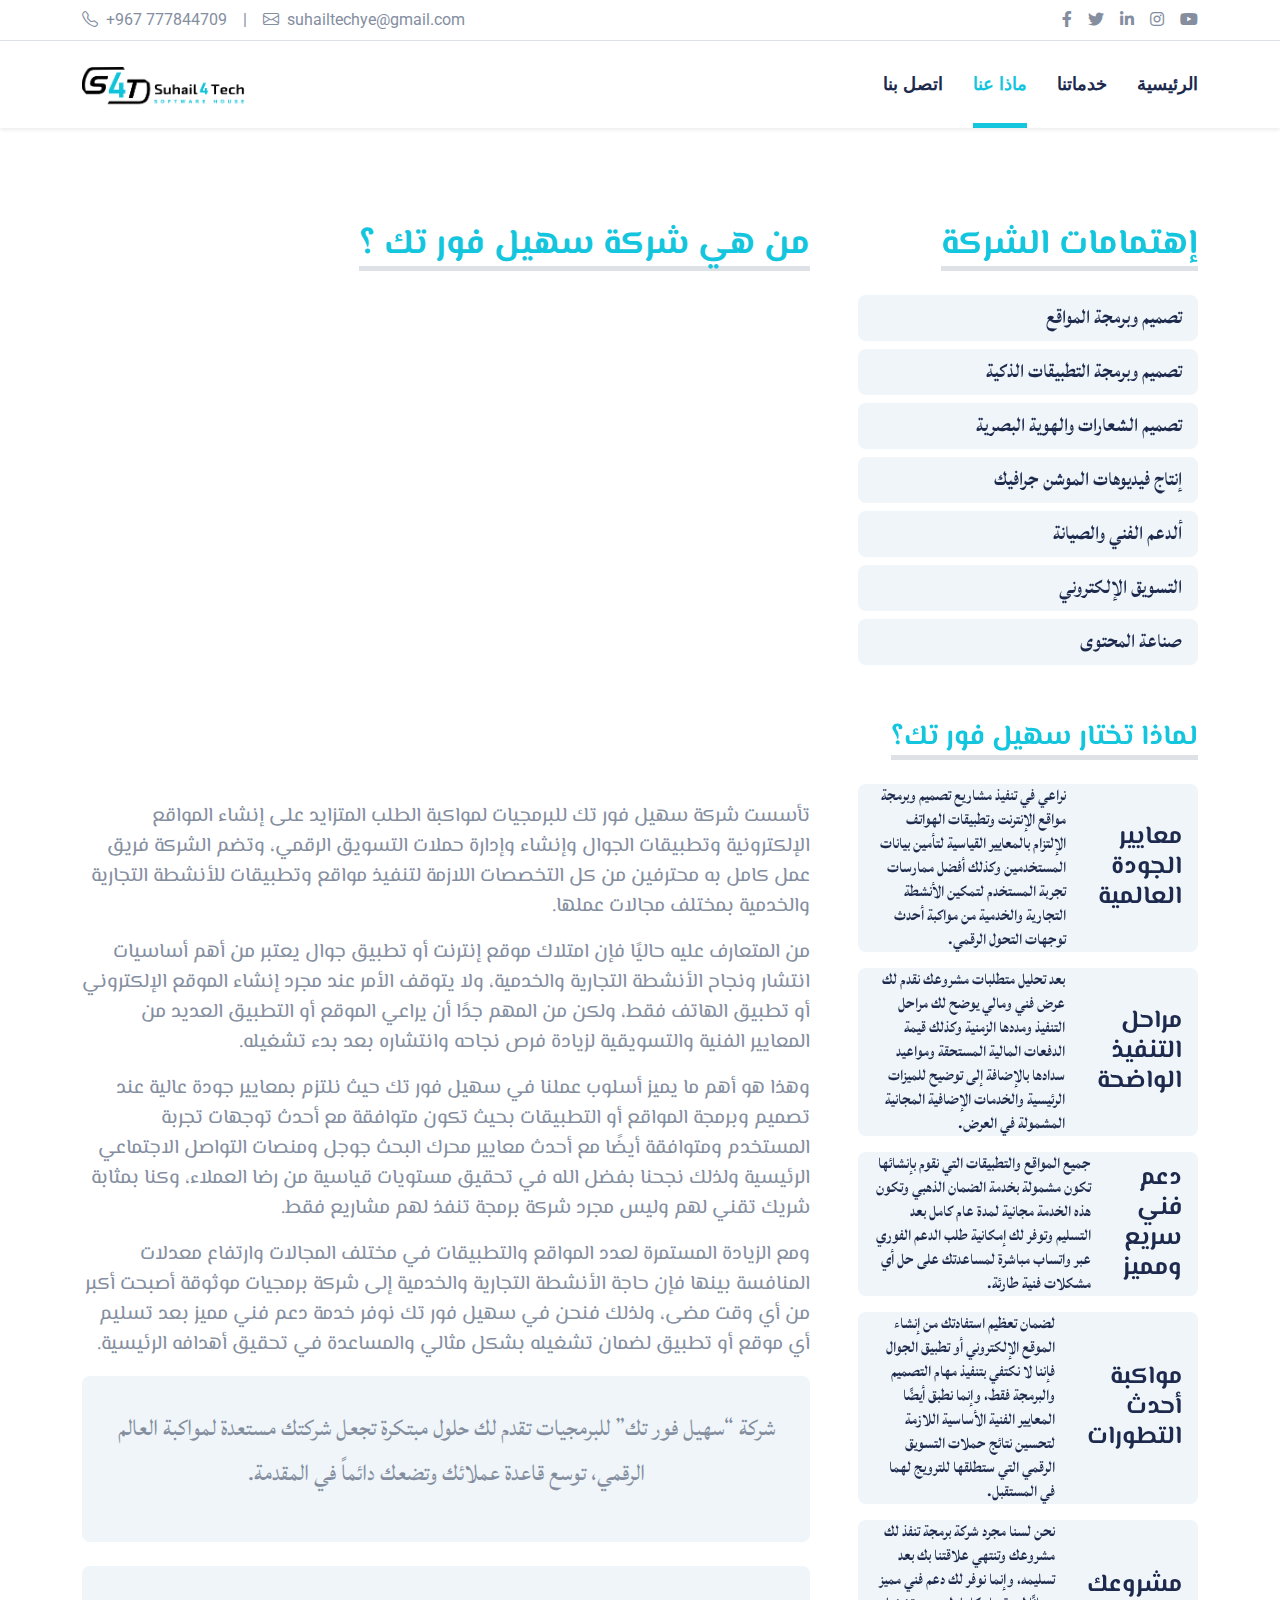
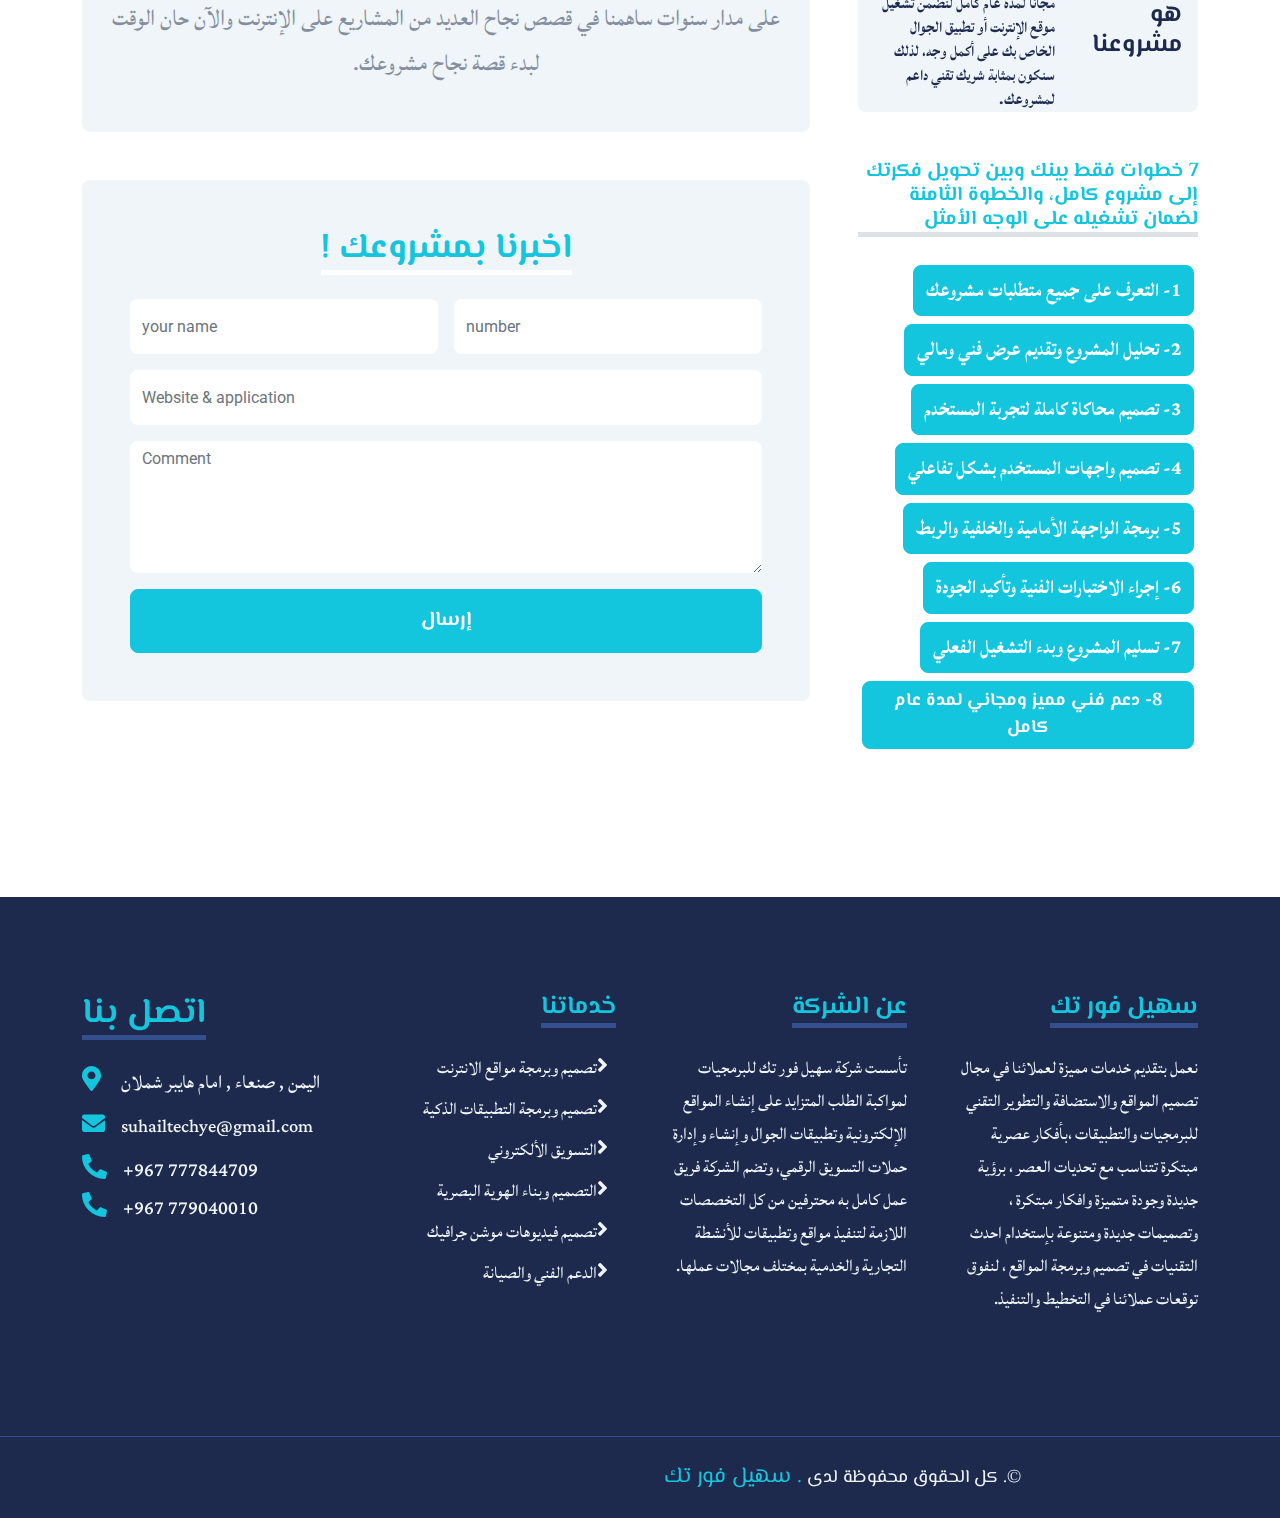
<file: about.html>
<!DOCTYPE html>
<html lang="en">

<head>
    <meta charset="utf-8">
    <title>ماذا عنا</title>
    <meta content="width=device-width, initial-scale=1.0" name="viewport">
    <meta content="Free HTML Templates" name="keywords">
    <meta content="Free HTML Templates" name="description">

    <!-- Favicon -->
    <link href="img/icon.png" rel="icon">

    <!-- Google Web Fonts -->
    <link rel="preconnect" href="https://fonts.googleapis.com">
    <link rel="preconnect" href="https://fonts.gstatic.com" crossorigin>
    <link href="https://fonts.googleapis.com/css2?family=El+Messiri:wght@500&display=swap" rel="stylesheet">


    <link rel="preconnect" href="https://fonts.googleapis.com">
    <link rel="preconnect" href="https://fonts.gstatic.com" crossorigin>
    <link href="https://fonts.googleapis.com/css2?family=Lateef:wght@200;300&display=swap" rel="stylesheet">


    <!-- Google Web Fonts -->
    <link rel="preconnect" href="https://fonts.gstatic.com">
    <link href="https://fonts.googleapis.com/css2?family=Roboto+Condensed:wght@400;700&family=Roboto:wght@400;700&display=swap" rel="stylesheet">  

    <!-- Icon Font Stylesheet -->
    <link href="https://cdnjs.cloudflare.com/ajax/libs/font-awesome/5.15.0/css/all.min.css" rel="stylesheet">
    <link href="https://cdn.jsdelivr.net/npm/bootstrap-icons@1.4.1/font/bootstrap-icons.css" rel="stylesheet">

    <!-- Libraries Stylesheet -->
    <link href="lib/owlcarousel/assets/owl.carousel.min.css" rel="stylesheet">
    <link href="lib/tempusdominus/css/tempusdominus-bootstrap-4.min.css" rel="stylesheet" />

    <!-- Customized Bootstrap Stylesheet -->
    <link href="css/bootstrap.min.css" rel="stylesheet">

    <!-- Template Stylesheet -->
    <link href="css/style.css" rel="stylesheet">
</head>

<body>
    <!-- Topbar Start -->
    <div class="container-fluid py-2 border-bottom d-none d-lg-block">
        <div class="container">
            <div class="row">
                <div class="col-md-6 text-center text-lg-start mb-2 mb-lg-0">
                    <div class="d-inline-flex align-items-center">
                        <a class="text-decoration-none text-body pe-3" href=""><i class="bi bi-telephone me-2"></i>+967 777844709</a>
                        <span class="text-body">|</span>
                        <a class="text-decoration-none text-body px-3" href=""><i class="bi bi-envelope me-2"></i>suhailtechye@gmail.com</a>
                    </div>
                </div>
                <div class="col-md-6 text-center text-lg-end">
                    <div class="d-inline-flex align-items-center">
                        <a class="text-body px-2" href="">
                            <i class="fab fa-facebook-f"></i>
                        </a>
                        <a class="text-body px-2" href="">
                            <i class="fab fa-twitter"></i>
                        </a>
                        <a class="text-body px-2" href="">
                            <i class="fab fa-linkedin-in"></i>
                        </a>
                        <a class="text-body px-2" href="">
                            <i class="fab fa-instagram"></i>
                        </a>
                        <a class="text-body ps-2" href="">
                            <i class="fab fa-youtube"></i>
                        </a>
                    </div>
                </div>
            </div>
        </div>
    </div>
    <!-- Topbar End -->


    <!-- Navbar Start -->
    <div class="container-fluid sticky-top bg-white shadow-sm mb-5">
        <div class="container">
            <nav class="navbar navbar-expand-lg bg-white navbar-light py-3 py-lg-0">
                <a href="index.html" class="navbar-brand">
                    <h1 class="m-0 text-uppercase text-primary"><img style="width:170px;   " src="img/s4t3.png"></h1>
                </a>
                <button class="navbar-toggler" type="button" data-bs-toggle="collapse" data-bs-target="#navbarCollapse">
                    <span class="navbar-toggler-icon"></span>
                </button>
                <div style="direction: rtl" class="collapse navbar-collapse" id="navbarCollapse">
                    <div class="navbar-nav ms-auto py-0">
                        <a href="index.html" class="nav-item nav-link">الرئيسية</a>
                        <!--<div class="nav-item dropdown">
                            <a href="#" class="nav-link dropdown-toggle" data-bs-toggle="dropdown">البرمجة</a>
                            <div class="dropdown-menu m-0">
                                <a href="blog.html" class="dropdown-item">Blog Grid</a>
                                <a href="detail.html" class="dropdown-item">Blog Detail</a>
                                <a href="team.html" class="dropdown-item">The Team</a>
                                <a href="testimonial.html" class="dropdown-item">Testimonial</a>
                                <a href="appointment.html" class="dropdown-item">Appointment</a>
                                <a href="search.html" class="dropdown-item">Search</a>
                            </div>
                        </div>-->
                        <a href="service.html" class="nav-item nav-link">خدماتنا</a>
                        <a href="about.html" class="nav-item nav-link active">ماذا عنا</a>

                        <!--<a href="price.html" class="nav-item nav-link">لماذا نحن</a>-->

                        <a href="contact.html" class="nav-item nav-link">اتصل بنا</a>
                    </div>
                </div>
            </nav>
        </div>
    </div>
    <!-- Navbar End -->


    <!-- About Start -->
    <div class="container py-5">
        <div class="row g-5">
            <div class="col-lg-8">
                <!-- Blog Detail Start -->
                <div style="direction: rtl" class="mb-5">
                    <h1  class="d-inline-block text-primary text-uppercase border-bottom border-5 mb-4  fonts2">من هي شركة سهيل فور تك ؟</h1>
                    <iframe width="100%" height="500"

                            src="   https://www.youtube.com/embed/3if_XHoVj6I?autoplay=1&mute=1">
                    </iframe>

                    <p style="font-size: 20px" class="fonts2">تأسست شركة سهيل فور تك للبرمجيات لمواكبة الطلب المتزايد على إنشاء المواقع الإلكترونية وتطبيقات الجوال وإنشاء وإدارة حملات التسويق الرقمي، وتضم الشركة فريق عمل كامل به محترفين من كل التخصصات اللازمة لتنفيذ مواقع وتطبيقات للأنشطة التجارية والخدمية بمختلف مجالات عملها.</p>
                    <p style="font-size: 20px" class="fonts2">من المتعارف عليه حاليًا فإن امتلاك موقع إنترنت أو تطبيق جوال يعتبر من أهم أساسيات انتشار ونجاح الأنشطة التجارية والخدمية، ولا يتوقف الأمر عند مجرد إنشاء الموقع الإلكتروني أو تطبيق الهاتف فقط، ولكن من المهم جدًا أن يراعي الموقع أو التطبيق العديد من المعايير الفنية والتسويقية لزيادة فرص نجاحه وانتشاره بعد بدء تشغيله.</p>
                    <p style="font-size: 20px" class="fonts2">وهذا هو أهم ما يميز أسلوب عملنا في سهيل فور تك حيث نلتزم بمعايير جودة عالية عند تصميم وبرمجة المواقع أو التطبيقات بحيث تكون متوافقة مع أحدث توجهات تجربة المستخدم ومتوافقة أيضًا مع أحدث معايير محرك البحث جوجل ومنصات التواصل الاجتماعي الرئيسية ولذلك نجحنا بفضل الله في تحقيق مستويات قياسية من رضا العملاء، وكنا بمثابة شريك تقني لهم وليس مجرد شركة برمجة تنفذ لهم مشاريع فقط.</p>
                    <p style="font-size: 20px" class="fonts2">ومع الزيادة المستمرة لعدد المواقع والتطبيقات في مختلف المجالات وارتفاع معدلات المنافسة بينها فإن حاجة الأنشطة التجارية والخدمية إلى شركة برمجيات موثوقة أصبحت أكبر من أي وقت مضى، ولذلك فنحن في سهيل فور تك نوفر خدمة دعم فني مميز بعد تسليم أي موقع أو تطبيق لضمان تشغيله بشكل مثالي والمساعدة في تحقيق أهدافه الرئيسية.</p>

                    <!-- Plain Text Start -->
                    <div>

                        <div class="bg-light rounded text-center" style="padding: 30px;">
                            <p style="font-size: 30px" class="fonts" >شركة “سهيل فور تك” للبرمجيات تقدم لك حلول مبتكرة تجعل شركتك مستعدة لمواكبة العالم الرقمي، توسع قاعدة عملائك وتضعك دائماً في المقدمة.</p>

                        </div>
                    </div>

<br>

                    <div>

                        <div class="bg-light rounded text-center" style="padding: 30px;">
                            <p style="font-size: 30px" class="fonts" >على مدار  سنوات ساهمنا في قصص نجاح العديد من المشاريع على الإنترنت والآن حان الوقت لبدء قصة نجاح مشروعك.</p>

                        </div>
                    </div>
                    <!-- Plain Text End -->

                </div>
                <!-- Blog Detail End -->

                <!-- Comment List Start -->

                <!-- Comment List End -->

                <!-- Comment Form Start -->
                <div style="direction: rtl" class="bg-light rounded p-5">
                   <center> <h4 class="d-inline-block text-primary text-uppercase border-bottom border-5 border-white mb-4 fonts2">اخبرنا بمشروعك !</h4></center>
                    <form style="direction: ltr">
                        <div class="row g-3">
                            <div class="col-12 col-sm-6">
                                <input type="text" class="form-control bg-white border-0" placeholder="your name" style="height: 55px;">
                            </div>
                            <div class="col-12 col-sm-6">
                                <input type="number" class="form-control bg-white border-0" placeholder="number" style="height: 55px;">
                            </div>
                            <div class="col-12">
                                <input type="text" class="form-control bg-white border-0" placeholder="Website & application" style="height: 55px;">
                            </div>
                            <div class="col-12">
                                <textarea class="form-control bg-white border-0" rows="5" placeholder="Comment"></textarea>
                            </div>
                            <div class="col-12">
                                <button style="font-size: 20px" class="btn btn-primary w-100 py-3 fonts2" type="submit">إرسال</button>
                            </div>
                        </div>
                    </form>
                </div>
                <!-- Comment Form End -->
            </div>

            <!-- Sidebar Start -->
            <div class="col-lg-4">
                <!-- Search Form Start -->

                <!-- Search Form End -->

                <!-- Category Start -->
                <div style="direction: rtl" class="mb-5">
                    <h4 class="d-inline-block text-primary text-uppercase border-bottom border-5 mb-4 fonts2">إهتمامات الشركة</h4>
                    <div class="d-flex flex-column justify-content-start">
                        <a class="h5 bg-light rounded py-2 px-3 mb-2 fonts" >   تصميم وبرمجة المواقع </a>
                        <a class="h5 bg-light rounded py-2 px-3 mb-2 fonts" >  تصميم وبرمجة التطبيقات الذكية </a>
                        <a class="h5 bg-light rounded py-2 px-3 mb-2 fonts" >   تصميم الشعارات والهوية البصرية  </a>
                        <a class="h5 bg-light rounded py-2 px-3 mb-2 fonts" >  إنتاج فيديوهات الموشن جرافيك </a>
                        <a class="h5 bg-light rounded py-2 px-3 mb-2 fonts" >  ألدعم الفني والصيانة </a>
                        <a class="h5 bg-light rounded py-2 px-3 mb-2 fonts">   التسويق الإلكتروني</a>
                        <a class="h5 bg-light rounded py-2 px-3 mb-2 fonts" >  صناعة المحتوى </a>
                    </div>
                </div>
                <!-- Category End -->

                <!-- Recent Post Start -->
                <div style="direction: rtl" class="mb-5">
                    <h4 style="font-size: 28px" class="d-inline-block text-primary text-uppercase border-bottom border-5 mb-4 fonts2">لماذا تختار سهيل فور تك؟</h4>
                    <div class="d-flex rounded overflow-hidden mb-3">
                        <a style="font-size: 25px"  class="h5 d-flex align-items-center bg-light px-3 mb-0 fonts2">
                           معايير الجودة العالمية
                        </a>
                        <a style="font-size: 20px"  class="h5 d-flex align-items-center bg-light px-3 mb-0 fonts">
                            نراعي في تنفيذ مشاريع تصميم وبرمجة مواقع الإنترنت وتطبيقات الهواتف الإلتزام بالمعايير القياسية لتأمين بيانات المستخدمين وكذلك أفضل ممارسات تجربة المستخدم لتمكين الأنشطة التجارية والخدمية من مواكبة أحدث توجهات التحول الرقمي.
                        </a>
                    </div>
                    <div class="d-flex rounded overflow-hidden mb-3">
                        <a style="font-size: 25px"  class="h5 d-flex align-items-center bg-light px-3 mb-0 fonts2">
                 مراحل التنفيذ الواضحة

                        </a>
                        <a style="font-size: 20px" class="h5 d-flex align-items-center bg-light px-3 mb-0 fonts">
                            بعد تحليل متطلبات مشروعك نقدم لك عرض فني ومالي يوضح لك مراحل التنفيذ ومددها الزمنية وكذلك قيمة الدفعات المالية المستحقة ومواعيد سدادها بالإضافة إلى توضيح للميزات الرئيسية والخدمات الإضافية المجانية المشمولة في العرض.

                        </a>
                    </div>


                    <div class="d-flex rounded overflow-hidden mb-3">
                        <a style="font-size: 25px"  class="h5 d-flex align-items-center bg-light px-3 mb-0 fonts2">
                            دعم فني سريع ومميز
                        </a>
                        <a style="font-size: 20px" class="h5 d-flex align-items-center bg-light px-3 mb-0 fonts">
                            جميع المواقع والتطبيقات التي نقوم بإنشائها تكون مشمولة بخدمة الضمان الذهبي وتكون هذه الخدمة مجانية لمدة عام كامل بعد التسليم وتوفر لك إمكانية طلب الدعم الفوري عبر واتساب مباشرة لمساعدتك على حل أي مشكلات فنية طارئة.

                        </a>
                    </div>
                    <div class="d-flex rounded overflow-hidden mb-3">
                        <a style="font-size: 25px"  class="h5 d-flex align-items-center bg-light px-3 mb-0 fonts2">
                            مواكبة أحدث التطورات

                        </a>
                        <a style="font-size: 20px"class="h5 d-flex align-items-center bg-light px-3 mb-0 fonts">
                            لضمان تعظيم استفادتك من إنشاء الموقع الإلكتروني أو تطبيق الجوال فإننا لا نكتفي بتنفيذ مهام التصميم والبرمجة فقط، وإنما نطبق أيضًا المعايير الفنية الأساسية اللازمة لتحسين نتائج حملات التسويق الرقمي التي ستطلقها للترويج لهما في المستقبل.

                        </a>
                    </div>
                    <div class="d-flex rounded overflow-hidden mb-3">
                        <a style="font-size: 25px"  class="h5 d-flex align-items-center bg-light px-3 mb-0 fonts2">
                            مشروعك هو مشروعنا

                        </a>
                        <a style="font-size: 20px"class="h5 d-flex align-items-center bg-light px-3 mb-0 fonts">
                            نحن لسنا مجرد شركة برمجة تنفذ لك مشروعك وتنتهي علاقتنا بك بعد تسليمه، وإنما نوفر لك دعم فني مميز مجانًا لمدة عام كامل لنضمن تشغيل موقع الإنترنت أو تطبيق الجوال الخاص بك على أكمل وجه، لذلك سنكون بمثابة شريك تقني داعم لمشروعك.

                        </a>
                    </div>
                </div>
                <!-- Recent Post End -->

                <!-- Image Start -->
               <!-- <div class="mb-5">
                    <img src="img/blog-1.jpg" alt="" class="img-fluid rounded">
                </div>-->
                <!-- Image End -->

                <!-- Tags Start -->
                <div class="mb-5">
                    <h4 style="direction: rtl ; font-size: 20px" class="d-inline-block text-primary text-uppercase border-bottom border-5 mb-4 fonts2">7 خطوات فقط بينك وبين تحويل فكرتك إلى مشروع كامل،
                        والخطوة الثامنة لضمان تشغيله على الوجه الأمثل</h4>
                    <div style="direction: rtl" class="d-flex flex-wrap m-n1">
                        <a  class="btn btn-primary m-1 fonts">1- التعرف على جميع متطلبات مشروعك</a>
                        <a class="btn btn-primary m-1 fonts">
                            2- تحليل المشروع وتقديم عرض فني ومالي</a>
                        <a  class="btn btn-primary m-1 fonts ">3- تصميم محاكاة كاملة لتجربة المستخدم</a>
                        <a  class="btn btn-primary m-1 fonts">4- تصميم واجهات المستخدم بشكل تفاعلي </a>
                        <a  class="btn btn-primary m-1 fonts">5- برمجة الواجهة الأمامية والخلفية والربط</a>
                        <a  class="btn btn-primary m-1 fonts">6- إجراء الاختبارات الفنية وتأكيد الجودة</a>
                        <a  class="btn btn-primary m-1 fonts">7- تسليم المشروع وبدء التشغيل الفعلي</a>
                        <a style="font-size: 18px" class="btn btn-primary m-1 fonts2">8- دعم فني مميز ومجاني لمدة عام كامل</a>
                    </div>
                </div>
                <!-- Tags End -->


            </div>
            <!-- Sidebar End -->
        </div>
    </div>
    <!-- About End -->




    <!-- Footer Start -->
    <div  class="container-fluid bg-dark text-light mt-5 py-5">
        <div class="container py-5">
            <div class="row g-5">
                <div class="col-lg-3 col-md-6">
                    <h4 class="d-inline-block text-primary text-uppercase border-bottom border-5 border-secondary mb-4 fonts2">اتصل بنا</h4>
                    <!--  <p class="mb-4">No dolore ipsum accusam no lorem. Invidunt sed clita kasd clita et et dolor sed dolor</p>-->
                    <p class="mb-2 fonts"><i class="fa fa-map-marker-alt text-primary me-3 "></i> اليمن , صنعاء , امام هايبر شملان</p>
                    <p style="font-size: 23px" class="mb-2 fonts"><i class="fa fa-envelope text-primary me-3"></i>suhailtechye@gmail.com</p>
                    <p class="mb-0 fonts"><i class="fa fa-phone-alt text-primary me-3"></i>+967 777844709</p>
                    <p class="mb-0 fonts"><i class="fa fa-phone-alt text-primary me-3"></i>+967 779040010</p>
                </div>
                <div style="direction: rtl" class="col-lg-3 col-md-6">
                    <h4 style="font-size: 25px" class="d-inline-block text-primary text-uppercase border-bottom border-5 border-secondary mb-4 fonts2">خدماتنا</h4>
                    <div class="d-flex flex-column justify-content-start">
                        <a style="font-size: 22px" class="text-light mb-2 fonts" ><i class="fa fa-angle-right me-2 "></i>تصميم وبرمجة مواقع الانترنت</a>
                        <a style="font-size: 22px" class="text-light mb-2 fonts" ><i class="fa fa-angle-right me-2"></i>تصميم وبرمجة التطبيقات الذكية</a>
                        <a style="font-size: 22px" class="text-light mb-2 fonts" ><i class="fa fa-angle-right me-2"></i>التسويق الألكتروني</a>
                        <a style="font-size: 22px" class="text-light mb-2 fonts"><i class="fa fa-angle-right me-2"></i>التصميم وبناء الهوية البصرية</a>
                        <a style="font-size: 22px" class="text-light mb-2 fonts" ><i class="fa fa-angle-right me-2"></i>تصميم فيديوهات موشن جرافيك</a>
                        <a style="font-size: 22px" class="text-light fonts" ><i class="fa fa-angle-right me-2"></i>الدعم الفني والصيانة</a>
                    </div>
                </div>


                <div style="direction: rtl" class="col-lg-3 col-md-6">
                    <h4 style="font-size: 25px" class="d-inline-block text-primary text-uppercase border-bottom border-5 border-secondary mb-4 fonts2">عن الشركة</h4>
                    <p style="font-size: 22px" class="mb-4 fonts">تأسست شركة سهيل فور تك للبرمجيات لمواكبة الطلب المتزايد على إنشاء المواقع الإلكترونية وتطبيقات الجوال وإنشاء وإدارة حملات التسويق الرقمي، وتضم الشركة فريق عمل كامل به محترفين من كل التخصصات اللازمة لتنفيذ مواقع وتطبيقات للأنشطة التجارية والخدمية بمختلف مجالات عملها.</p>

                </div>
                <div style="direction: rtl" class="col-lg-3 col-md-6">
                    <h4 style="font-size: 25px" class="d-inline-block text-primary text-uppercase border-bottom border-5 border-secondary mb-4 fonts2">سهيل فور تك</h4>
                    <p style="font-size: 22px" class="mb-4 fonts">نعمل  بتقديم خدمات مميزة لعملائنا في مجال تصميم المواقع والاستضافة والتطوير التقني للبرمجيات والتطبيقات ،بأفكار عصرية مبتكرة تتناسب مع تحديات العصر ، برؤية جديدة وجودة متميزة وافكار مبتكرة ، وتصميمات جديدة ومتنوعة بإستخدام احدث التقنيات في تصميم وبرمجة المواقع ، لنفوق توقعات عملائنا في التخطيط والتنفيذ.</p>

                </div>


            </div>
        </div>
    </div>
    <div style="direction: rtl" class="container-fluid bg-dark text-light border-top border-secondary py-4">
        <div class="container">
            <div class="row g-5">
                <div class="col-md-6 text-center text-md-start">
                    <p style="font-size: 18px" class="mb-md-0 fonts2">&copy;. كل الحقوق محفوظة لدى <a style="font-size: 22px" class="text-primary fonts2" href="#">   . سهيل فور تك  </a></p>
                </div>

            </div>
        </div>
    </div>
    <!-- Footer End -->


    <!-- Back to Top -->
    <a   href="https://wa.me/+967777844709"  class=" btn-lg btn-primary btn-lg-square back-to-top"  ></a>
   <!-- <a href="#" class="btn btn-lg btn-primary btn-lg-square back-to-top"><i class="bi bi-arrow-up"></i></a>-->


    <!-- JavaScript Libraries -->
    <script src="https://code.jquery.com/jquery-3.4.1.min.js"></script>
    <script src="https://cdn.jsdelivr.net/npm/bootstrap@5.0.0/dist/js/bootstrap.bundle.min.js"></script>
    <script src="lib/easing/easing.min.js"></script>
    <script src="lib/waypoints/waypoints.min.js"></script>
    <script src="lib/owlcarousel/owl.carousel.min.js"></script>
    <script src="lib/tempusdominus/js/moment.min.js"></script>
    <script src="lib/tempusdominus/js/moment-timezone.min.js"></script>
    <script src="lib/tempusdominus/js/tempusdominus-bootstrap-4.min.js"></script>

    <!-- Template Javascript -->
    <script src="js/main.js"></script>
</body>

</html>
</file>
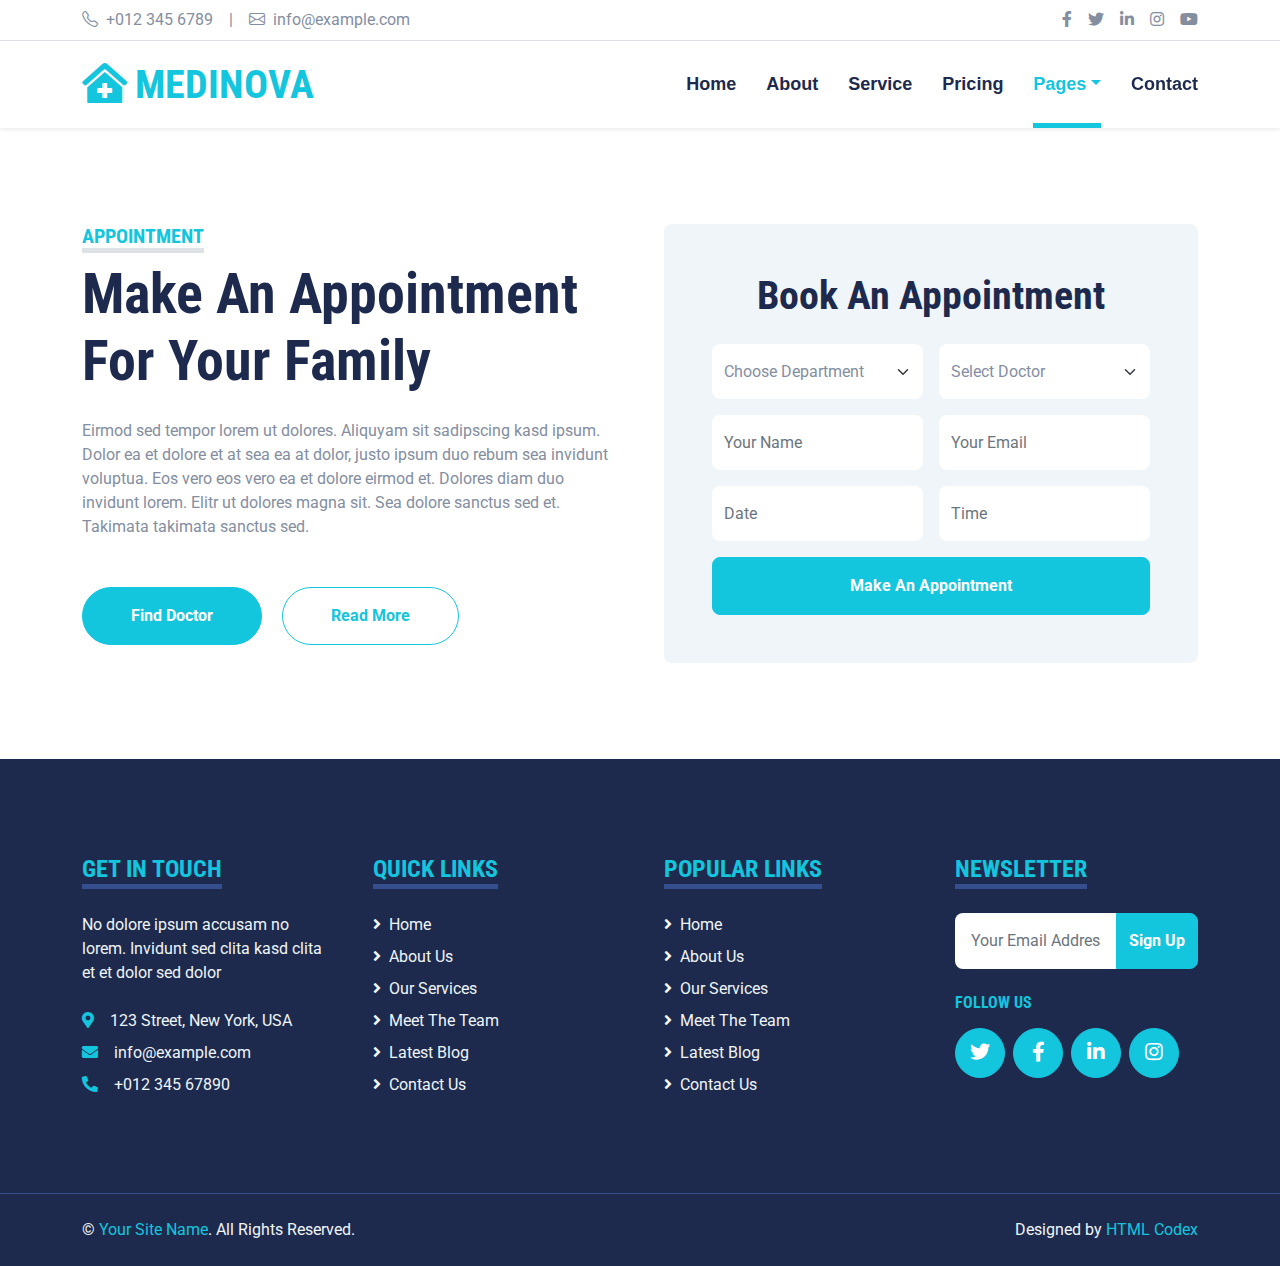
<file: appointment.html>
<!DOCTYPE html>
<html lang="en">

<head>
    <meta charset="utf-8">
    <title>MEDINOVA - Hospital Website Template</title>
    <meta content="width=device-width, initial-scale=1.0" name="viewport">
    <meta content="Free HTML Templates" name="keywords">
    <meta content="Free HTML Templates" name="description">

    <!-- Favicon -->
    <link href="img/favicon.ico" rel="icon">

    <!-- Google Web Fonts -->
    <link rel="preconnect" href="https://fonts.gstatic.com">
    <link href="https://fonts.googleapis.com/css2?family=Roboto+Condensed:wght@400;700&family=Roboto:wght@400;700&display=swap" rel="stylesheet">  

    <!-- Icon Font Stylesheet -->
    <link href="https://cdnjs.cloudflare.com/ajax/libs/font-awesome/5.15.0/css/all.min.css" rel="stylesheet">
    <link href="https://cdn.jsdelivr.net/npm/bootstrap-icons@1.4.1/font/bootstrap-icons.css" rel="stylesheet">

    <!-- Libraries Stylesheet -->
    <link href="lib/owlcarousel/assets/owl.carousel.min.css" rel="stylesheet">
    <link href="lib/tempusdominus/css/tempusdominus-bootstrap-4.min.css" rel="stylesheet" />

    <!-- Customized Bootstrap Stylesheet -->
    <link href="css/bootstrap.min.css" rel="stylesheet">

    <!-- Template Stylesheet -->
    <link href="css/style.css" rel="stylesheet">
</head>

<body>
    <!-- Topbar Start -->
    <div class="container-fluid py-2 border-bottom d-none d-lg-block">
        <div class="container">
            <div class="row">
                <div class="col-md-6 text-center text-lg-start mb-2 mb-lg-0">
                    <div class="d-inline-flex align-items-center">
                        <a class="text-decoration-none text-body pe-3" href=""><i class="bi bi-telephone me-2"></i>+012 345 6789</a>
                        <span class="text-body">|</span>
                        <a class="text-decoration-none text-body px-3" href=""><i class="bi bi-envelope me-2"></i>info@example.com</a>
                    </div>
                </div>
                <div class="col-md-6 text-center text-lg-end">
                    <div class="d-inline-flex align-items-center">
                        <a class="text-body px-2" href="">
                            <i class="fab fa-facebook-f"></i>
                        </a>
                        <a class="text-body px-2" href="">
                            <i class="fab fa-twitter"></i>
                        </a>
                        <a class="text-body px-2" href="">
                            <i class="fab fa-linkedin-in"></i>
                        </a>
                        <a class="text-body px-2" href="">
                            <i class="fab fa-instagram"></i>
                        </a>
                        <a class="text-body ps-2" href="">
                            <i class="fab fa-youtube"></i>
                        </a>
                    </div>
                </div>
            </div>
        </div>
    </div>
    <!-- Topbar End -->


    <!-- Navbar Start -->
    <div class="container-fluid sticky-top bg-white shadow-sm mb-5">
        <div class="container">
            <nav class="navbar navbar-expand-lg bg-white navbar-light py-3 py-lg-0">
                <a href="index.html" class="navbar-brand">
                    <h1 class="m-0 text-uppercase text-primary"><i class="fa fa-clinic-medical me-2"></i>Medinova</h1>
                </a>
                <button class="navbar-toggler" type="button" data-bs-toggle="collapse" data-bs-target="#navbarCollapse">
                    <span class="navbar-toggler-icon"></span>
                </button>
                <div class="collapse navbar-collapse" id="navbarCollapse">
                    <div class="navbar-nav ms-auto py-0">
                        <a href="index.html" class="nav-item nav-link">Home</a>
                        <a href="about.html" class="nav-item nav-link">About</a>
                        <a href="service.html" class="nav-item nav-link">Service</a>
                        <a href="price.html" class="nav-item nav-link">Pricing</a>
                        <div class="nav-item dropdown">
                            <a href="#" class="nav-link dropdown-toggle active" data-bs-toggle="dropdown">Pages</a>
                            <div class="dropdown-menu m-0">
                                <a href="blog.html" class="dropdown-item">Blog Grid</a>
                                <a href="detail.html" class="dropdown-item">Blog Detail</a>
                                <a href="team.html" class="dropdown-item">The Team</a>
                                <a href="testimonial.html" class="dropdown-item">Testimonial</a>
                                <a href="appointment.html" class="dropdown-item active">Appointment</a>
                                <a href="search.html" class="dropdown-item">Search</a>
                            </div>
                        </div>
                        <a href="contact.html" class="nav-item nav-link">Contact</a>
                    </div>
                </div>
            </nav>
        </div>
    </div>
    <!-- Navbar End -->


    <!-- Appointment Start -->
    <div class="container-fluid py-5">
        <div class="container">
            <div class="row gx-5">
                <div class="col-lg-6 mb-5 mb-lg-0">
                    <div class="mb-4">
                        <h5 class="d-inline-block text-primary text-uppercase border-bottom border-5">Appointment</h5>
                        <h1 class="display-4">Make An Appointment For Your Family</h1>
                    </div>
                    <p class="mb-5">Eirmod sed tempor lorem ut dolores. Aliquyam sit sadipscing kasd ipsum. Dolor ea et dolore et at sea ea at dolor, justo ipsum duo rebum sea invidunt voluptua. Eos vero eos vero ea et dolore eirmod et. Dolores diam duo invidunt lorem. Elitr ut dolores magna sit. Sea dolore sanctus sed et. Takimata takimata sanctus sed.</p>
                    <a class="btn btn-primary rounded-pill py-3 px-5 me-3" href="">Find Doctor</a>
                    <a class="btn btn-outline-primary rounded-pill py-3 px-5" href="">Read More</a>
                </div>
                <div class="col-lg-6">
                    <div class="bg-light text-center rounded p-5">
                        <h1 class="mb-4">Book An Appointment</h1>
                        <form>
                            <div class="row g-3">
                                <div class="col-12 col-sm-6">
                                    <select class="form-select bg-white border-0" style="height: 55px;">
                                        <option selected>Choose Department</option>
                                        <option value="1">Department 1</option>
                                        <option value="2">Department 2</option>
                                        <option value="3">Department 3</option>
                                    </select>
                                </div>
                                <div class="col-12 col-sm-6">
                                    <select class="form-select bg-white border-0" style="height: 55px;">
                                        <option selected>Select Doctor</option>
                                        <option value="1">Doctor 1</option>
                                        <option value="2">Doctor 2</option>
                                        <option value="3">Doctor 3</option>
                                    </select>
                                </div>
                                <div class="col-12 col-sm-6">
                                    <input type="text" class="form-control bg-white border-0" placeholder="Your Name" style="height: 55px;">
                                </div>
                                <div class="col-12 col-sm-6">
                                    <input type="email" class="form-control bg-white border-0" placeholder="Your Email" style="height: 55px;">
                                </div>
                                <div class="col-12 col-sm-6">
                                    <div class="date" id="date" data-target-input="nearest">
                                        <input type="text"
                                            class="form-control bg-white border-0 datetimepicker-input"
                                            placeholder="Date" data-target="#date" data-toggle="datetimepicker" style="height: 55px;">
                                    </div>
                                </div>
                                <div class="col-12 col-sm-6">
                                    <div class="time" id="time" data-target-input="nearest">
                                        <input type="text"
                                            class="form-control bg-white border-0 datetimepicker-input"
                                            placeholder="Time" data-target="#time" data-toggle="datetimepicker" style="height: 55px;">
                                    </div>
                                </div>
                                <div class="col-12">
                                    <button class="btn btn-primary w-100 py-3" type="submit">Make An Appointment</button>
                                </div>
                            </div>
                        </form>
                    </div>
                </div>
            </div>
        </div>
    </div>
    <!-- Appointment End -->


    <!-- Footer Start -->
    <div class="container-fluid bg-dark text-light mt-5 py-5">
        <div class="container py-5">
            <div class="row g-5">
                <div class="col-lg-3 col-md-6">
                    <h4 class="d-inline-block text-primary text-uppercase border-bottom border-5 border-secondary mb-4">Get In Touch</h4>
                    <p class="mb-4">No dolore ipsum accusam no lorem. Invidunt sed clita kasd clita et et dolor sed dolor</p>
                    <p class="mb-2"><i class="fa fa-map-marker-alt text-primary me-3"></i>123 Street, New York, USA</p>
                    <p class="mb-2"><i class="fa fa-envelope text-primary me-3"></i>info@example.com</p>
                    <p class="mb-0"><i class="fa fa-phone-alt text-primary me-3"></i>+012 345 67890</p>
                </div>
                <div class="col-lg-3 col-md-6">
                    <h4 class="d-inline-block text-primary text-uppercase border-bottom border-5 border-secondary mb-4">Quick Links</h4>
                    <div class="d-flex flex-column justify-content-start">
                        <a class="text-light mb-2" href="#"><i class="fa fa-angle-right me-2"></i>Home</a>
                        <a class="text-light mb-2" href="#"><i class="fa fa-angle-right me-2"></i>About Us</a>
                        <a class="text-light mb-2" href="#"><i class="fa fa-angle-right me-2"></i>Our Services</a>
                        <a class="text-light mb-2" href="#"><i class="fa fa-angle-right me-2"></i>Meet The Team</a>
                        <a class="text-light mb-2" href="#"><i class="fa fa-angle-right me-2"></i>Latest Blog</a>
                        <a class="text-light" href="#"><i class="fa fa-angle-right me-2"></i>Contact Us</a>
                    </div>
                </div>
                <div class="col-lg-3 col-md-6">
                    <h4 class="d-inline-block text-primary text-uppercase border-bottom border-5 border-secondary mb-4">Popular Links</h4>
                    <div class="d-flex flex-column justify-content-start">
                        <a class="text-light mb-2" href="#"><i class="fa fa-angle-right me-2"></i>Home</a>
                        <a class="text-light mb-2" href="#"><i class="fa fa-angle-right me-2"></i>About Us</a>
                        <a class="text-light mb-2" href="#"><i class="fa fa-angle-right me-2"></i>Our Services</a>
                        <a class="text-light mb-2" href="#"><i class="fa fa-angle-right me-2"></i>Meet The Team</a>
                        <a class="text-light mb-2" href="#"><i class="fa fa-angle-right me-2"></i>Latest Blog</a>
                        <a class="text-light" href="#"><i class="fa fa-angle-right me-2"></i>Contact Us</a>
                    </div>
                </div>
                <div class="col-lg-3 col-md-6">
                    <h4 class="d-inline-block text-primary text-uppercase border-bottom border-5 border-secondary mb-4">Newsletter</h4>
                    <form action="">
                        <div class="input-group">
                            <input type="text" class="form-control p-3 border-0" placeholder="Your Email Address">
                            <button class="btn btn-primary">Sign Up</button>
                        </div>
                    </form>
                    <h6 class="text-primary text-uppercase mt-4 mb-3">Follow Us</h6>
                    <div class="d-flex">
                        <a class="btn btn-lg btn-primary btn-lg-square rounded-circle me-2" href="#"><i class="fab fa-twitter"></i></a>
                        <a class="btn btn-lg btn-primary btn-lg-square rounded-circle me-2" href="#"><i class="fab fa-facebook-f"></i></a>
                        <a class="btn btn-lg btn-primary btn-lg-square rounded-circle me-2" href="#"><i class="fab fa-linkedin-in"></i></a>
                        <a class="btn btn-lg btn-primary btn-lg-square rounded-circle" href="#"><i class="fab fa-instagram"></i></a>
                    </div>
                </div>
            </div>
        </div>
    </div>
    <div class="container-fluid bg-dark text-light border-top border-secondary py-4">
        <div class="container">
            <div class="row g-5">
                <div class="col-md-6 text-center text-md-start">
                    <p class="mb-md-0">&copy; <a class="text-primary" href="#">Your Site Name</a>. All Rights Reserved.</p>
                </div>
                <div class="col-md-6 text-center text-md-end">
                    <p class="mb-0">Designed by <a class="text-primary" href="https://htmlcodex.com">HTML Codex</a></p>
                </div>
            </div>
        </div>
    </div>
    <!-- Footer End -->


    <!-- Back to Top -->
    <a href="#" class="btn btn-lg btn-primary btn-lg-square back-to-top"><i class="bi bi-arrow-up"></i></a>


    <!-- JavaScript Libraries -->
    <script src="https://code.jquery.com/jquery-3.4.1.min.js"></script>
    <script src="https://cdn.jsdelivr.net/npm/bootstrap@5.0.0/dist/js/bootstrap.bundle.min.js"></script>
    <script src="lib/easing/easing.min.js"></script>
    <script src="lib/waypoints/waypoints.min.js"></script>
    <script src="lib/owlcarousel/owl.carousel.min.js"></script>
    <script src="lib/tempusdominus/js/moment.min.js"></script>
    <script src="lib/tempusdominus/js/moment-timezone.min.js"></script>
    <script src="lib/tempusdominus/js/tempusdominus-bootstrap-4.min.js"></script>

    <!-- Template Javascript -->
    <script src="js/main.js"></script>
</body>

</html>
</file>
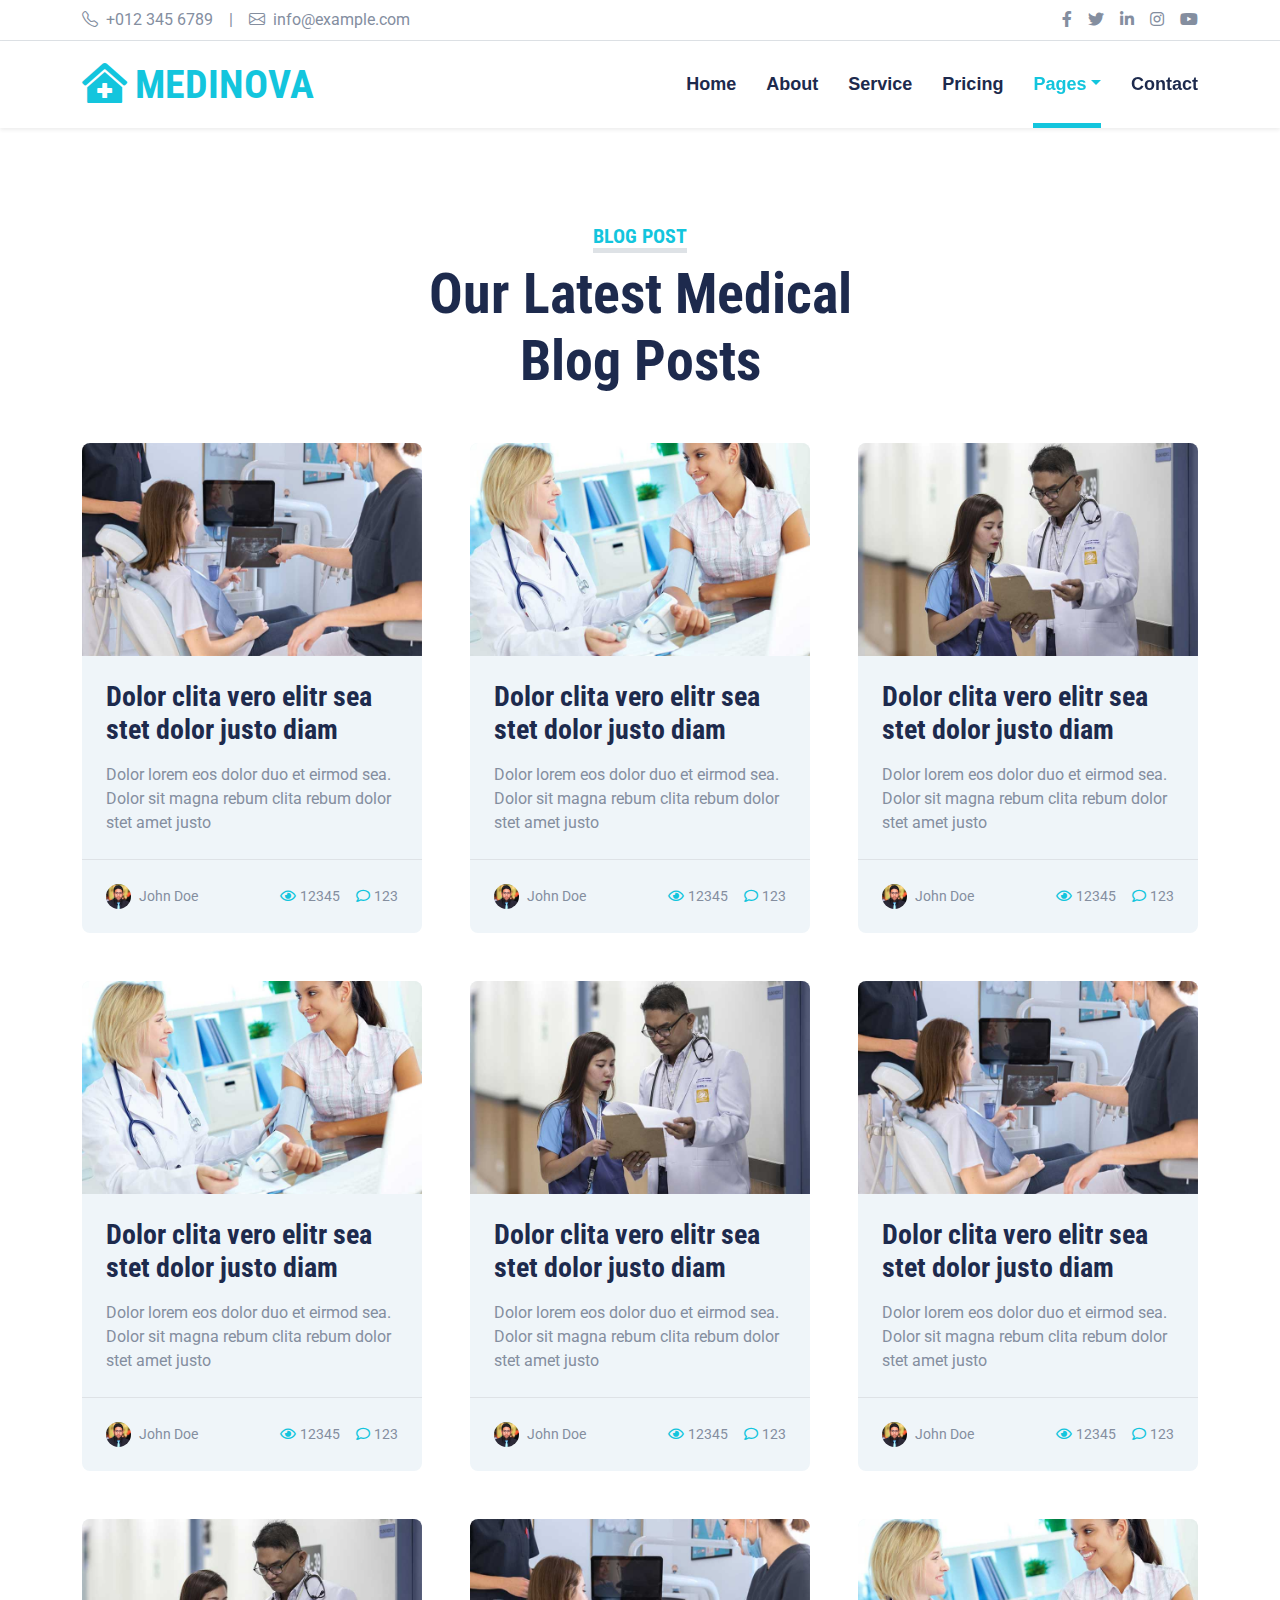
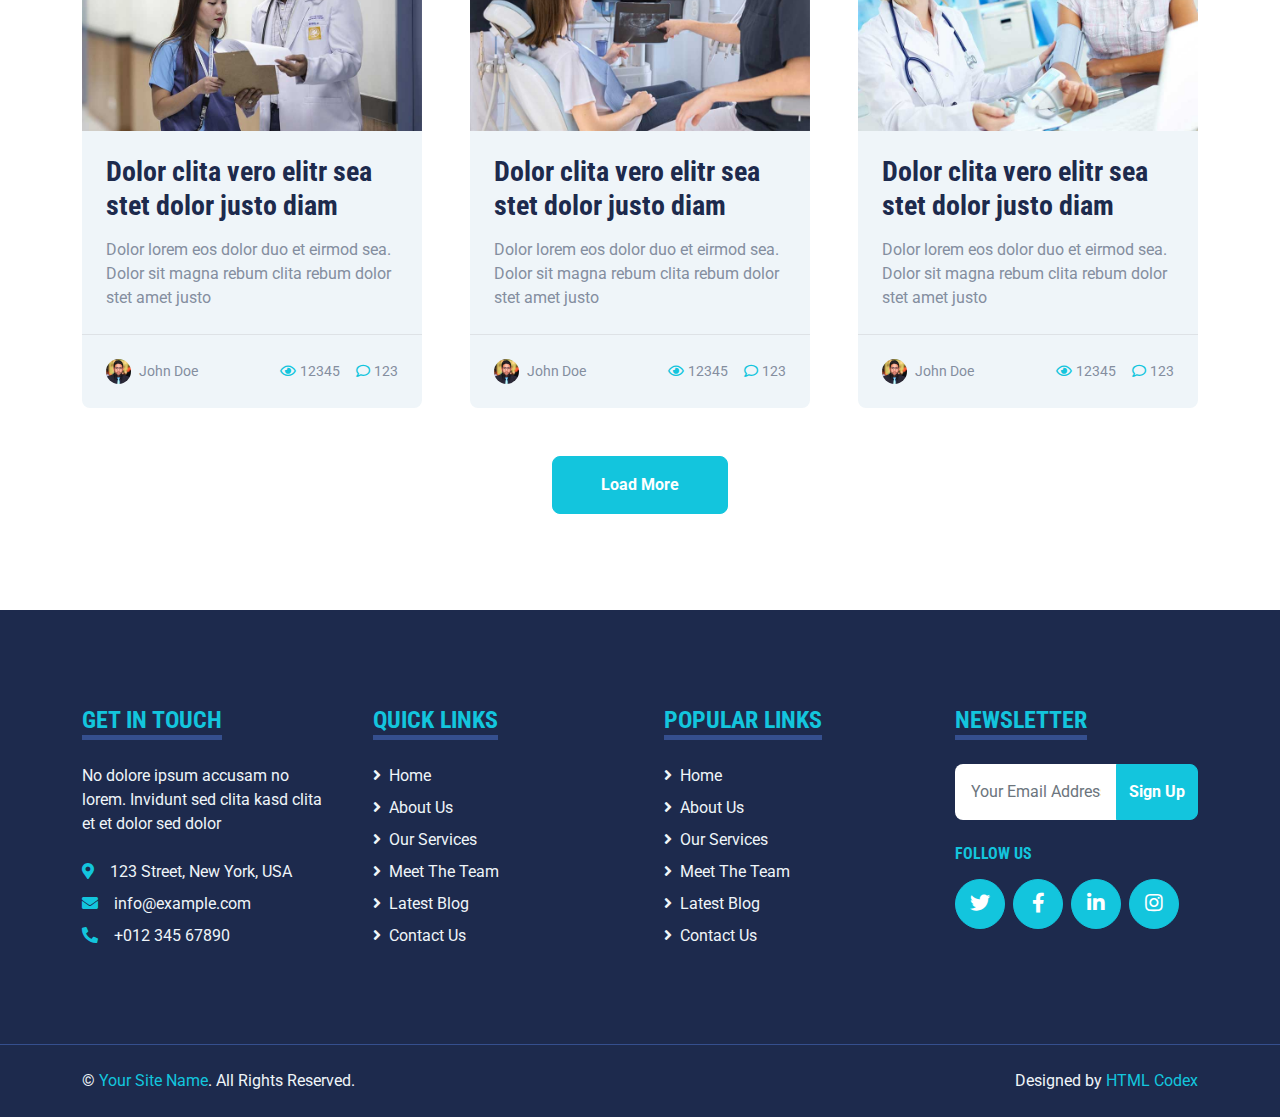
<file: blog.html>
<!DOCTYPE html>
<html lang="en">

<head>
    <meta charset="utf-8">
    <title>MEDINOVA - Hospital Website Template</title>
    <meta content="width=device-width, initial-scale=1.0" name="viewport">
    <meta content="Free HTML Templates" name="keywords">
    <meta content="Free HTML Templates" name="description">

    <!-- Favicon -->
    <link href="img/favicon.ico" rel="icon">

    <!-- Google Web Fonts -->
    <link rel="preconnect" href="https://fonts.gstatic.com">
    <link href="https://fonts.googleapis.com/css2?family=Roboto+Condensed:wght@400;700&family=Roboto:wght@400;700&display=swap" rel="stylesheet">  

    <!-- Icon Font Stylesheet -->
    <link href="https://cdnjs.cloudflare.com/ajax/libs/font-awesome/5.15.0/css/all.min.css" rel="stylesheet">
    <link href="https://cdn.jsdelivr.net/npm/bootstrap-icons@1.4.1/font/bootstrap-icons.css" rel="stylesheet">

    <!-- Libraries Stylesheet -->
    <link href="lib/owlcarousel/assets/owl.carousel.min.css" rel="stylesheet">
    <link href="lib/tempusdominus/css/tempusdominus-bootstrap-4.min.css" rel="stylesheet" />

    <!-- Customized Bootstrap Stylesheet -->
    <link href="css/bootstrap.min.css" rel="stylesheet">

    <!-- Template Stylesheet -->
    <link href="css/style.css" rel="stylesheet">
</head>

<body>
    <!-- Topbar Start -->
    <div class="container-fluid py-2 border-bottom d-none d-lg-block">
        <div class="container">
            <div class="row">
                <div class="col-md-6 text-center text-lg-start mb-2 mb-lg-0">
                    <div class="d-inline-flex align-items-center">
                        <a class="text-decoration-none text-body pe-3" href=""><i class="bi bi-telephone me-2"></i>+012 345 6789</a>
                        <span class="text-body">|</span>
                        <a class="text-decoration-none text-body px-3" href=""><i class="bi bi-envelope me-2"></i>info@example.com</a>
                    </div>
                </div>
                <div class="col-md-6 text-center text-lg-end">
                    <div class="d-inline-flex align-items-center">
                        <a class="text-body px-2" href="">
                            <i class="fab fa-facebook-f"></i>
                        </a>
                        <a class="text-body px-2" href="">
                            <i class="fab fa-twitter"></i>
                        </a>
                        <a class="text-body px-2" href="">
                            <i class="fab fa-linkedin-in"></i>
                        </a>
                        <a class="text-body px-2" href="">
                            <i class="fab fa-instagram"></i>
                        </a>
                        <a class="text-body ps-2" href="">
                            <i class="fab fa-youtube"></i>
                        </a>
                    </div>
                </div>
            </div>
        </div>
    </div>
    <!-- Topbar End -->


    <!-- Navbar Start -->
    <div class="container-fluid sticky-top bg-white shadow-sm mb-5">
        <div class="container">
            <nav class="navbar navbar-expand-lg bg-white navbar-light py-3 py-lg-0">
                <a href="index.html" class="navbar-brand">
                    <h1 class="m-0 text-uppercase text-primary"><i class="fa fa-clinic-medical me-2"></i>Medinova</h1>
                </a>
                <button class="navbar-toggler" type="button" data-bs-toggle="collapse" data-bs-target="#navbarCollapse">
                    <span class="navbar-toggler-icon"></span>
                </button>
                <div class="collapse navbar-collapse" id="navbarCollapse">
                    <div class="navbar-nav ms-auto py-0">
                        <a href="index.html" class="nav-item nav-link">Home</a>
                        <a href="about.html" class="nav-item nav-link">About</a>
                        <a href="service.html" class="nav-item nav-link">Service</a>
                        <a href="price.html" class="nav-item nav-link">Pricing</a>
                        <div class="nav-item dropdown">
                            <a href="#" class="nav-link dropdown-toggle active" data-bs-toggle="dropdown">Pages</a>
                            <div class="dropdown-menu m-0">
                                <a href="blog.html" class="dropdown-item active">Blog Grid</a>
                                <a href="detail.html" class="dropdown-item">Blog Detail</a>
                                <a href="team.html" class="dropdown-item">The Team</a>
                                <a href="testimonial.html" class="dropdown-item">Testimonial</a>
                                <a href="appointment.html" class="dropdown-item">Appointment</a>
                                <a href="search.html" class="dropdown-item">Search</a>
                            </div>
                        </div>
                        <a href="contact.html" class="nav-item nav-link">Contact</a>
                    </div>
                </div>
            </nav>
        </div>
    </div>
    <!-- Navbar End -->


    <!-- Blog Start -->
    <div class="container-fluid py-5">
        <div class="container">
            <div class="text-center mx-auto mb-5" style="max-width: 500px;">
                <h5 class="d-inline-block text-primary text-uppercase border-bottom border-5">Blog Post</h5>
                <h1 class="display-4">Our Latest Medical Blog Posts</h1>
            </div>
            <div class="row g-5">
                <div class="col-xl-4 col-lg-6">
                    <div class="bg-light rounded overflow-hidden">
                        <img class="img-fluid w-100" src="img/blog-1.jpg" alt="">
                        <div class="p-4">
                            <a class="h3 d-block mb-3" href="">Dolor clita vero elitr sea stet dolor justo  diam</a>
                            <p class="m-0">Dolor lorem eos dolor duo et eirmod sea. Dolor sit magna
                                rebum clita rebum dolor stet amet justo</p>
                        </div>
                        <div class="d-flex justify-content-between border-top p-4">
                            <div class="d-flex align-items-center">
                                <img class="rounded-circle me-2" src="img/user.jpg" width="25" height="25" alt="">
                                <small>John Doe</small>
                            </div>
                            <div class="d-flex align-items-center">
                                <small class="ms-3"><i class="far fa-eye text-primary me-1"></i>12345</small>
                                <small class="ms-3"><i class="far fa-comment text-primary me-1"></i>123</small>
                            </div>
                        </div>
                    </div>
                </div>
                <div class="col-xl-4 col-lg-6">
                    <div class="bg-light rounded overflow-hidden">
                        <img class="img-fluid w-100" src="img/blog-2.jpg" alt="">
                        <div class="p-4">
                            <a class="h3 d-block mb-3" href="">Dolor clita vero elitr sea stet dolor justo  diam</a>
                            <p class="m-0">Dolor lorem eos dolor duo et eirmod sea. Dolor sit magna
                                rebum clita rebum dolor stet amet justo</p>
                        </div>
                        <div class="d-flex justify-content-between border-top p-4">
                            <div class="d-flex align-items-center">
                                <img class="rounded-circle me-2" src="img/user.jpg" width="25" height="25" alt="">
                                <small>John Doe</small>
                            </div>
                            <div class="d-flex align-items-center">
                                <small class="ms-3"><i class="far fa-eye text-primary me-1"></i>12345</small>
                                <small class="ms-3"><i class="far fa-comment text-primary me-1"></i>123</small>
                            </div>
                        </div>
                    </div>
                </div>
                <div class="col-xl-4 col-lg-6">
                    <div class="bg-light rounded overflow-hidden">
                        <img class="img-fluid w-100" src="img/blog-3.jpg" alt="">
                        <div class="p-4">
                            <a class="h3 d-block mb-3" href="">Dolor clita vero elitr sea stet dolor justo  diam</a>
                            <p class="m-0">Dolor lorem eos dolor duo et eirmod sea. Dolor sit magna
                                rebum clita rebum dolor stet amet justo</p>
                        </div>
                        <div class="d-flex justify-content-between border-top p-4">
                            <div class="d-flex align-items-center">
                                <img class="rounded-circle me-2" src="img/user.jpg" width="25" height="25" alt="">
                                <small>John Doe</small>
                            </div>
                            <div class="d-flex align-items-center">
                                <small class="ms-3"><i class="far fa-eye text-primary me-1"></i>12345</small>
                                <small class="ms-3"><i class="far fa-comment text-primary me-1"></i>123</small>
                            </div>
                        </div>
                    </div>
                </div>
                <div class="col-xl-4 col-lg-6">
                    <div class="bg-light rounded overflow-hidden">
                        <img class="img-fluid w-100" src="img/blog-2.jpg" alt="">
                        <div class="p-4">
                            <a class="h3 d-block mb-3" href="">Dolor clita vero elitr sea stet dolor justo  diam</a>
                            <p class="m-0">Dolor lorem eos dolor duo et eirmod sea. Dolor sit magna
                                rebum clita rebum dolor stet amet justo</p>
                        </div>
                        <div class="d-flex justify-content-between border-top p-4">
                            <div class="d-flex align-items-center">
                                <img class="rounded-circle me-2" src="img/user.jpg" width="25" height="25" alt="">
                                <small>John Doe</small>
                            </div>
                            <div class="d-flex align-items-center">
                                <small class="ms-3"><i class="far fa-eye text-primary me-1"></i>12345</small>
                                <small class="ms-3"><i class="far fa-comment text-primary me-1"></i>123</small>
                            </div>
                        </div>
                    </div>
                </div>
                <div class="col-xl-4 col-lg-6">
                    <div class="bg-light rounded overflow-hidden">
                        <img class="img-fluid w-100" src="img/blog-3.jpg" alt="">
                        <div class="p-4">
                            <a class="h3 d-block mb-3" href="">Dolor clita vero elitr sea stet dolor justo  diam</a>
                            <p class="m-0">Dolor lorem eos dolor duo et eirmod sea. Dolor sit magna
                                rebum clita rebum dolor stet amet justo</p>
                        </div>
                        <div class="d-flex justify-content-between border-top p-4">
                            <div class="d-flex align-items-center">
                                <img class="rounded-circle me-2" src="img/user.jpg" width="25" height="25" alt="">
                                <small>John Doe</small>
                            </div>
                            <div class="d-flex align-items-center">
                                <small class="ms-3"><i class="far fa-eye text-primary me-1"></i>12345</small>
                                <small class="ms-3"><i class="far fa-comment text-primary me-1"></i>123</small>
                            </div>
                        </div>
                    </div>
                </div>
                <div class="col-xl-4 col-lg-6">
                    <div class="bg-light rounded overflow-hidden">
                        <img class="img-fluid w-100" src="img/blog-1.jpg" alt="">
                        <div class="p-4">
                            <a class="h3 d-block mb-3" href="">Dolor clita vero elitr sea stet dolor justo  diam</a>
                            <p class="m-0">Dolor lorem eos dolor duo et eirmod sea. Dolor sit magna
                                rebum clita rebum dolor stet amet justo</p>
                        </div>
                        <div class="d-flex justify-content-between border-top p-4">
                            <div class="d-flex align-items-center">
                                <img class="rounded-circle me-2" src="img/user.jpg" width="25" height="25" alt="">
                                <small>John Doe</small>
                            </div>
                            <div class="d-flex align-items-center">
                                <small class="ms-3"><i class="far fa-eye text-primary me-1"></i>12345</small>
                                <small class="ms-3"><i class="far fa-comment text-primary me-1"></i>123</small>
                            </div>
                        </div>
                    </div>
                </div>
                <div class="col-xl-4 col-lg-6">
                    <div class="bg-light rounded overflow-hidden">
                        <img class="img-fluid w-100" src="img/blog-3.jpg" alt="">
                        <div class="p-4">
                            <a class="h3 d-block mb-3" href="">Dolor clita vero elitr sea stet dolor justo  diam</a>
                            <p class="m-0">Dolor lorem eos dolor duo et eirmod sea. Dolor sit magna
                                rebum clita rebum dolor stet amet justo</p>
                        </div>
                        <div class="d-flex justify-content-between border-top p-4">
                            <div class="d-flex align-items-center">
                                <img class="rounded-circle me-2" src="img/user.jpg" width="25" height="25" alt="">
                                <small>John Doe</small>
                            </div>
                            <div class="d-flex align-items-center">
                                <small class="ms-3"><i class="far fa-eye text-primary me-1"></i>12345</small>
                                <small class="ms-3"><i class="far fa-comment text-primary me-1"></i>123</small>
                            </div>
                        </div>
                    </div>
                </div>
                <div class="col-xl-4 col-lg-6">
                    <div class="bg-light rounded overflow-hidden">
                        <img class="img-fluid w-100" src="img/blog-1.jpg" alt="">
                        <div class="p-4">
                            <a class="h3 d-block mb-3" href="">Dolor clita vero elitr sea stet dolor justo  diam</a>
                            <p class="m-0">Dolor lorem eos dolor duo et eirmod sea. Dolor sit magna
                                rebum clita rebum dolor stet amet justo</p>
                        </div>
                        <div class="d-flex justify-content-between border-top p-4">
                            <div class="d-flex align-items-center">
                                <img class="rounded-circle me-2" src="img/user.jpg" width="25" height="25" alt="">
                                <small>John Doe</small>
                            </div>
                            <div class="d-flex align-items-center">
                                <small class="ms-3"><i class="far fa-eye text-primary me-1"></i>12345</small>
                                <small class="ms-3"><i class="far fa-comment text-primary me-1"></i>123</small>
                            </div>
                        </div>
                    </div>
                </div>
                <div class="col-xl-4 col-lg-6">
                    <div class="bg-light rounded overflow-hidden">
                        <img class="img-fluid w-100" src="img/blog-2.jpg" alt="">
                        <div class="p-4">
                            <a class="h3 d-block mb-3" href="">Dolor clita vero elitr sea stet dolor justo  diam</a>
                            <p class="m-0">Dolor lorem eos dolor duo et eirmod sea. Dolor sit magna
                                rebum clita rebum dolor stet amet justo</p>
                        </div>
                        <div class="d-flex justify-content-between border-top p-4">
                            <div class="d-flex align-items-center">
                                <img class="rounded-circle me-2" src="img/user.jpg" width="25" height="25" alt="">
                                <small>John Doe</small>
                            </div>
                            <div class="d-flex align-items-center">
                                <small class="ms-3"><i class="far fa-eye text-primary me-1"></i>12345</small>
                                <small class="ms-3"><i class="far fa-comment text-primary me-1"></i>123</small>
                            </div>
                        </div>
                    </div>
                </div>
                <div class="col-12 text-center">
                    <button class="btn btn-primary py-3 px-5">Load More</button>
                </div>
            </div>
        </div>
    </div>
    <!-- Blog End -->
    

    <!-- Footer Start -->
    <div class="container-fluid bg-dark text-light mt-5 py-5">
        <div class="container py-5">
            <div class="row g-5">
                <div class="col-lg-3 col-md-6">
                    <h4 class="d-inline-block text-primary text-uppercase border-bottom border-5 border-secondary mb-4">Get In Touch</h4>
                    <p class="mb-4">No dolore ipsum accusam no lorem. Invidunt sed clita kasd clita et et dolor sed dolor</p>
                    <p class="mb-2"><i class="fa fa-map-marker-alt text-primary me-3"></i>123 Street, New York, USA</p>
                    <p class="mb-2"><i class="fa fa-envelope text-primary me-3"></i>info@example.com</p>
                    <p class="mb-0"><i class="fa fa-phone-alt text-primary me-3"></i>+012 345 67890</p>
                </div>
                <div class="col-lg-3 col-md-6">
                    <h4 class="d-inline-block text-primary text-uppercase border-bottom border-5 border-secondary mb-4">Quick Links</h4>
                    <div class="d-flex flex-column justify-content-start">
                        <a class="text-light mb-2" href="#"><i class="fa fa-angle-right me-2"></i>Home</a>
                        <a class="text-light mb-2" href="#"><i class="fa fa-angle-right me-2"></i>About Us</a>
                        <a class="text-light mb-2" href="#"><i class="fa fa-angle-right me-2"></i>Our Services</a>
                        <a class="text-light mb-2" href="#"><i class="fa fa-angle-right me-2"></i>Meet The Team</a>
                        <a class="text-light mb-2" href="#"><i class="fa fa-angle-right me-2"></i>Latest Blog</a>
                        <a class="text-light" href="#"><i class="fa fa-angle-right me-2"></i>Contact Us</a>
                    </div>
                </div>
                <div class="col-lg-3 col-md-6">
                    <h4 class="d-inline-block text-primary text-uppercase border-bottom border-5 border-secondary mb-4">Popular Links</h4>
                    <div class="d-flex flex-column justify-content-start">
                        <a class="text-light mb-2" href="#"><i class="fa fa-angle-right me-2"></i>Home</a>
                        <a class="text-light mb-2" href="#"><i class="fa fa-angle-right me-2"></i>About Us</a>
                        <a class="text-light mb-2" href="#"><i class="fa fa-angle-right me-2"></i>Our Services</a>
                        <a class="text-light mb-2" href="#"><i class="fa fa-angle-right me-2"></i>Meet The Team</a>
                        <a class="text-light mb-2" href="#"><i class="fa fa-angle-right me-2"></i>Latest Blog</a>
                        <a class="text-light" href="#"><i class="fa fa-angle-right me-2"></i>Contact Us</a>
                    </div>
                </div>
                <div class="col-lg-3 col-md-6">
                    <h4 class="d-inline-block text-primary text-uppercase border-bottom border-5 border-secondary mb-4">Newsletter</h4>
                    <form action="">
                        <div class="input-group">
                            <input type="text" class="form-control p-3 border-0" placeholder="Your Email Address">
                            <button class="btn btn-primary">Sign Up</button>
                        </div>
                    </form>
                    <h6 class="text-primary text-uppercase mt-4 mb-3">Follow Us</h6>
                    <div class="d-flex">
                        <a class="btn btn-lg btn-primary btn-lg-square rounded-circle me-2" href="#"><i class="fab fa-twitter"></i></a>
                        <a class="btn btn-lg btn-primary btn-lg-square rounded-circle me-2" href="#"><i class="fab fa-facebook-f"></i></a>
                        <a class="btn btn-lg btn-primary btn-lg-square rounded-circle me-2" href="#"><i class="fab fa-linkedin-in"></i></a>
                        <a class="btn btn-lg btn-primary btn-lg-square rounded-circle" href="#"><i class="fab fa-instagram"></i></a>
                    </div>
                </div>
            </div>
        </div>
    </div>
    <div class="container-fluid bg-dark text-light border-top border-secondary py-4">
        <div class="container">
            <div class="row g-5">
                <div class="col-md-6 text-center text-md-start">
                    <p class="mb-md-0">&copy; <a class="text-primary" href="#">Your Site Name</a>. All Rights Reserved.</p>
                </div>
                <div class="col-md-6 text-center text-md-end">
                    <p class="mb-0">Designed by <a class="text-primary" href="https://htmlcodex.com">HTML Codex</a></p>
                </div>
            </div>
        </div>
    </div>
    <!-- Footer End -->


    <!-- Back to Top -->
    <a href="#" class="btn btn-lg btn-primary btn-lg-square back-to-top"><i class="bi bi-arrow-up"></i></a>


    <!-- JavaScript Libraries -->
    <script src="https://code.jquery.com/jquery-3.4.1.min.js"></script>
    <script src="https://cdn.jsdelivr.net/npm/bootstrap@5.0.0/dist/js/bootstrap.bundle.min.js"></script>
    <script src="lib/easing/easing.min.js"></script>
    <script src="lib/waypoints/waypoints.min.js"></script>
    <script src="lib/owlcarousel/owl.carousel.min.js"></script>
    <script src="lib/tempusdominus/js/moment.min.js"></script>
    <script src="lib/tempusdominus/js/moment-timezone.min.js"></script>
    <script src="lib/tempusdominus/js/tempusdominus-bootstrap-4.min.js"></script>

    <!-- Template Javascript -->
    <script src="js/main.js"></script>
</body>

</html>
</file>
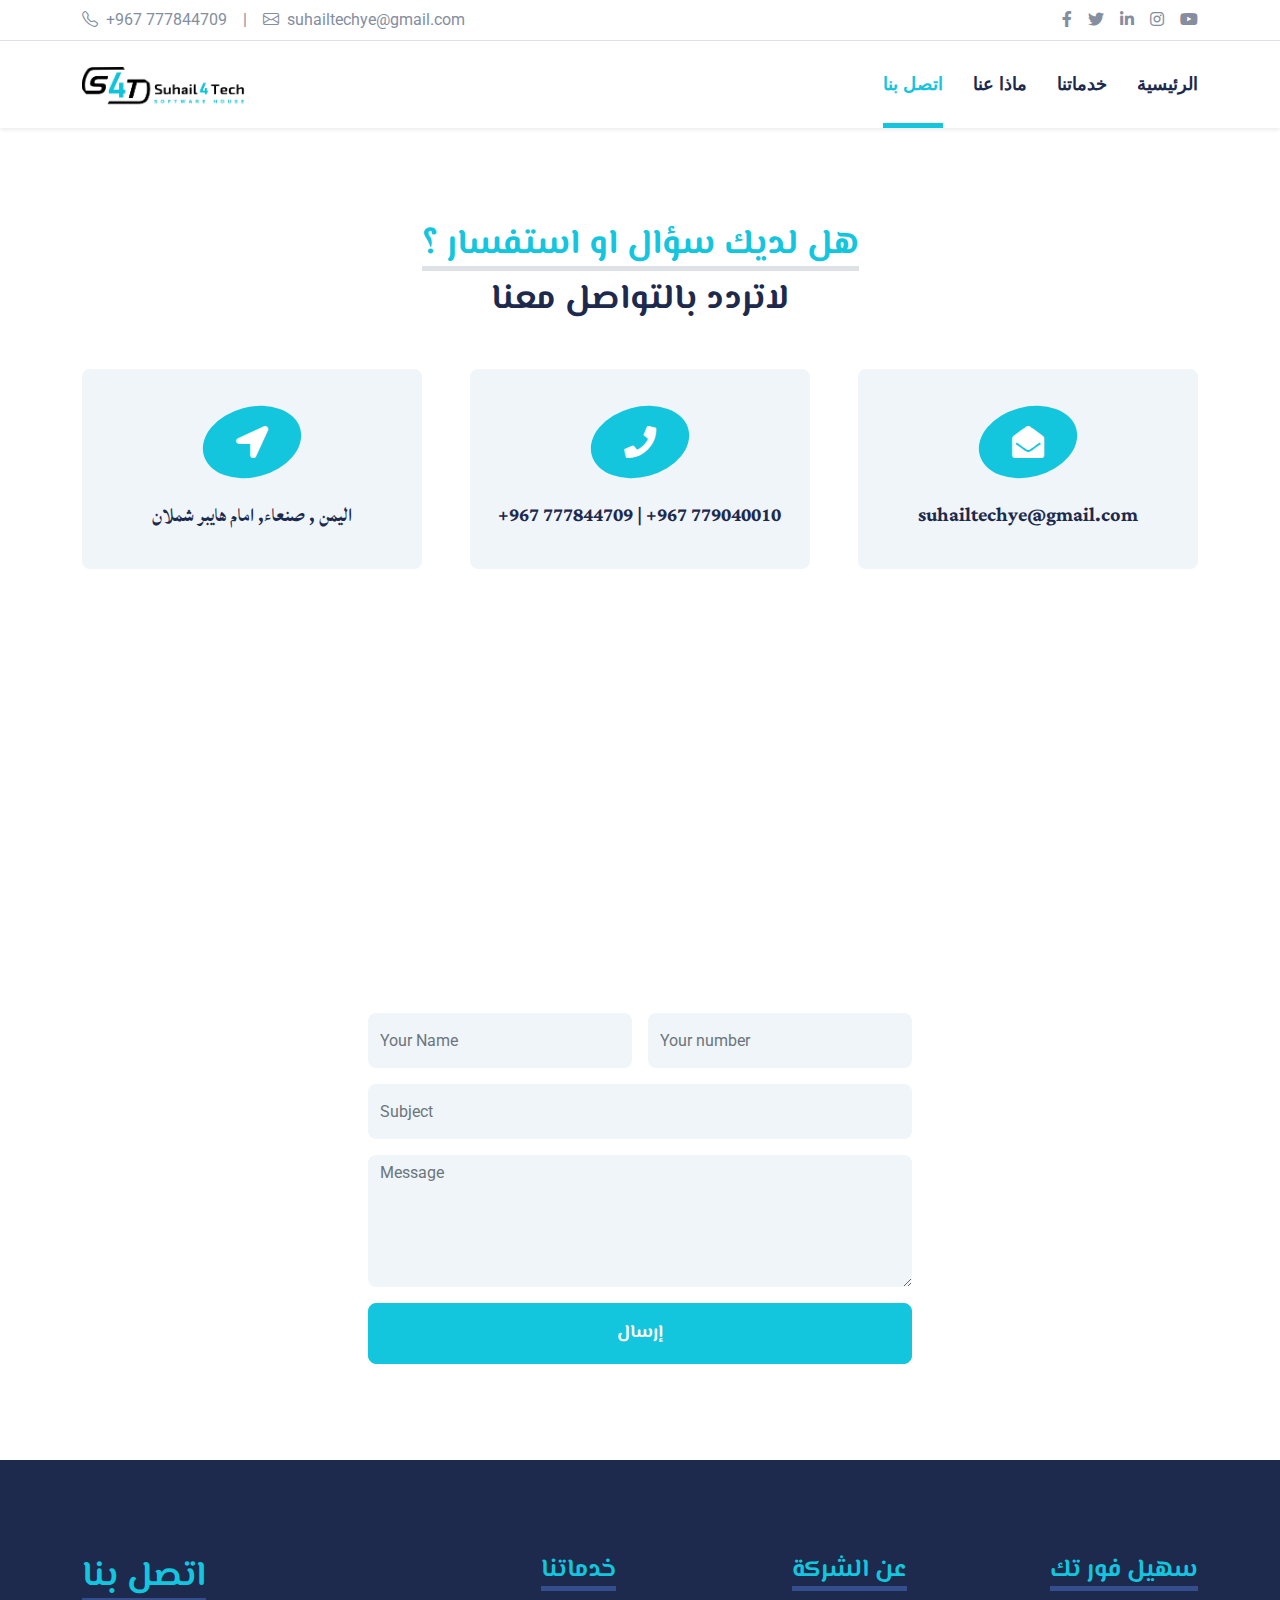
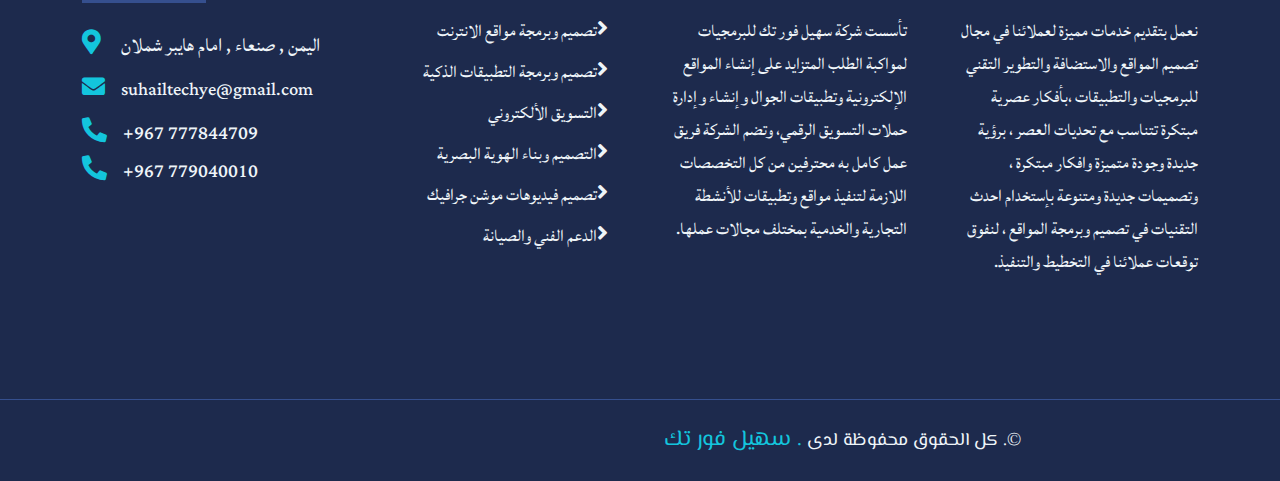
<file: contact.html>
<!DOCTYPE html>
<html lang="en">

<head>
    <meta charset="utf-8">
    <title>اتصل بنا</title>
    <meta content="width=device-width, initial-scale=1.0" name="viewport">
    <meta content="Free HTML Templates" name="keywords">
    <meta content="Free HTML Templates" name="description">

    <!-- Favicon -->
    <link href="img/icon.png" rel="icon">

    <link rel="preconnect" href="https://fonts.googleapis.com">
    <link rel="preconnect" href="https://fonts.gstatic.com" crossorigin>
    <link href="https://fonts.googleapis.com/css2?family=El+Messiri:wght@500&display=swap" rel="stylesheet">


    <link rel="preconnect" href="https://fonts.googleapis.com">
    <link rel="preconnect" href="https://fonts.gstatic.com" crossorigin>
    <link href="https://fonts.googleapis.com/css2?family=Lateef:wght@200;300&display=swap" rel="stylesheet">



    <!-- Google Web Fonts -->
    <link rel="preconnect" href="https://fonts.gstatic.com">
    <link href="https://fonts.googleapis.com/css2?family=Roboto+Condensed:wght@400;700&family=Roboto:wght@400;700&display=swap" rel="stylesheet">  

    <!-- Icon Font Stylesheet -->
    <link href="https://cdnjs.cloudflare.com/ajax/libs/font-awesome/5.15.0/css/all.min.css" rel="stylesheet">
    <link href="https://cdn.jsdelivr.net/npm/bootstrap-icons@1.4.1/font/bootstrap-icons.css" rel="stylesheet">

    <!-- Libraries Stylesheet -->
    <link href="lib/owlcarousel/assets/owl.carousel.min.css" rel="stylesheet">
    <link href="lib/tempusdominus/css/tempusdominus-bootstrap-4.min.css" rel="stylesheet" />

    <!-- Customized Bootstrap Stylesheet -->
    <link href="css/bootstrap.min.css" rel="stylesheet">

    <!-- Template Stylesheet -->
    <link href="css/style.css" rel="stylesheet">
</head>

<body>
    <!-- Topbar Start -->
    <div class="container-fluid py-2 border-bottom d-none d-lg-block">
        <div class="container">
            <div class="row">
                <div class="col-md-6 text-center text-lg-start mb-2 mb-lg-0">
                    <div class="d-inline-flex align-items-center">
                        <a class="text-decoration-none text-body pe-3" href=""><i class="bi bi-telephone me-2"></i>+967 777844709</a>
                        <span class="text-body">|</span>
                        <a class="text-decoration-none text-body px-3" href=""><i class="bi bi-envelope me-2"></i>suhailtechye@gmail.com</a>
                    </div>
                </div>
                <div class="col-md-6 text-center text-lg-end">
                    <div class="d-inline-flex align-items-center">
                        <a class="text-body px-2" href="">
                            <i class="fab fa-facebook-f"></i>
                        </a>
                        <a class="text-body px-2" href="">
                            <i class="fab fa-twitter"></i>
                        </a>
                        <a class="text-body px-2" href="">
                            <i class="fab fa-linkedin-in"></i>
                        </a>
                        <a class="text-body px-2" href="">
                            <i class="fab fa-instagram"></i>
                        </a>
                        <a class="text-body ps-2" href="">
                            <i class="fab fa-youtube"></i>
                        </a>
                    </div>
                </div>
            </div>
        </div>
    </div>
    <!-- Topbar End -->


    <!-- Navbar Start -->
    <div class="container-fluid sticky-top bg-white shadow-sm mb-5">
        <div class="container">
            <nav class="navbar navbar-expand-lg bg-white navbar-light py-3 py-lg-0">
                <a href="index.html" class="navbar-brand">
                    <h1 class="m-0 text-uppercase text-primary"><img style="width:170px;   " src="img/s4t3.png"></h1>
                </a>
                <button class="navbar-toggler" type="button" data-bs-toggle="collapse" data-bs-target="#navbarCollapse">
                    <span class="navbar-toggler-icon"></span>
                </button>
                <div style="direction: rtl" class="collapse navbar-collapse" id="navbarCollapse">
                    <div class="navbar-nav ms-auto py-0">
                        <a href="index.html" class="nav-item nav-link">الرئيسية</a>
                       <!-- <div class="nav-item dropdown">
                            <a href="#" class="nav-link dropdown-toggle" data-bs-toggle="dropdown">البرمجة</a>
                            <div class="dropdown-menu m-0">
                                <a href="blog.html" class="dropdown-item">Blog Grid</a>
                                <a href="detail.html" class="dropdown-item">Blog Detail</a>
                                <a href="team.html" class="dropdown-item">The Team</a>
                                <a href="testimonial.html" class="dropdown-item">Testimonial</a>
                                <a href="appointment.html" class="dropdown-item">Appointment</a>
                                <a href="search.html" class="dropdown-item">Search</a>
                            </div>
                        </div>-->
                        <a href="service.html" class="nav-item nav-link">خدماتنا</a>
                        <a href="about.html" class="nav-item nav-link">ماذا عنا</a>

                       <!-- <a href="price.html" class="nav-item nav-link">Pricing</a>-->

                        <a href="contact.html" class="nav-item nav-link active">اتصل بنا</a>
                    </div>
                </div>
            </nav>
        </div>
    </div>
    <!-- Navbar End -->


    <!-- Contact Start -->
    <div class="container-fluid pt-5">
        <div class="container">
            <div class="text-center mx-auto mb-5" style="max-width: 500px;">
                <h5 class="d-inline-block text-primary text-uppercase border-bottom border-5 fonts2">هل لديك سؤال او استفسار ؟</h5>
                <h1 class="display-4 fonts2">لاتردد بالتواصل معنا</h1>
            </div>
            <div class="row g-5 mb-5">
                <div class="col-lg-4">
                    <div class="bg-light rounded d-flex flex-column align-items-center justify-content-center text-center" style="height: 200px;">
                        <div class="d-flex align-items-center justify-content-center bg-primary rounded-circle mb-4" style="width: 100px; height: 70px; transform: rotate(-15deg);">
                            <i class="fa fa-2x fa-location-arrow text-white" style="transform: rotate(15deg);"></i>
                        </div>
                        <h6 style="direction: rtl" class="mb-0 fonts"> اليمن , صنعاء, امام هايبر شملان</h6>
                    </div>
                </div>
                <div class="col-lg-4">
                    <div class="bg-light rounded d-flex flex-column align-items-center justify-content-center text-center" style="height: 200px;">
                        <div class="d-flex align-items-center justify-content-center bg-primary rounded-circle mb-4" style="width: 100px; height: 70px; transform: rotate(-15deg);">
                            <i class="fa fa-2x fa-phone text-white" style="transform: rotate(15deg);"></i>
                        </div>
                        <h6 class="mb-0 fonts">+967 777844709  |  +967 779040010</h6>
                    </div>
                </div>
                <div class="col-lg-4">
                    <div class="bg-light rounded d-flex flex-column align-items-center justify-content-center text-center" style="height: 200px;">
                        <div class="d-flex align-items-center justify-content-center bg-primary rounded-circle mb-4" style="width: 100px; height: 70px; transform: rotate(-15deg);">
                            <i class="fa fa-2x fa-envelope-open text-white" style="transform: rotate(15deg);"></i>
                        </div>
                        <h6 class="mb-0 fonts">suhailtechye@gmail.com</h6>
                    </div>
                </div>
            </div>
            <div class="row">
                <div class="col-12" style="height: 500px;">
                    <div class="position-relative h-100">

                        <iframe  class="position-relative w-100 h-100"
                                 src="https://www.google.com/maps/embed?pb=!1m18!1m12!1m3!1d1923.2134255419578!2d44.159063141453444!3d15.40749629223737!2m3!1f0!2f0!3f0!3m2!1i1024!2i768!4f13.1!3m3!1m2!1s0x0%3A0x742d72126cea6c9c!2zMTXCsDI0JzI3LjAiTiA0NMKwMDknMjguNyJF!5e0!3m2!1sar!2s!4v1664396077599!5m2!1sar!2s"
                                 frameborder="0" style="border:0;" allowfullscreen="" aria-hidden="false"
                                tabindex="0"></iframe>

                    </div>
                </div>
            </div>
            <div class="row justify-content-center position-relative" style="margin-top: -200px; z-index: 1;">
                <div class="col-lg-8">
                    <div class="bg-white rounded p-5 m-5 mb-0">
                        <form>
                            <div  class="row g-3">
                                <div class="col-12 col-sm-6">
                                    <input type="text" class="form-control bg-light border-0" placeholder="Your Name" style="height: 55px;">
                                </div>
                                <div class="col-12 col-sm-6">
                                    <input type="email" class="form-control bg-light border-0" placeholder="Your number" style="height: 55px;">
                                </div>
                                <div class="col-12">
                                    <input type="text" class="form-control bg-light border-0" placeholder="Subject" style="height: 55px;">
                                </div>
                                <div class="col-12">
                                    <textarea class="form-control bg-light border-0" rows="5" placeholder="Message"></textarea>
                                </div>
                                <div class="col-12">
                                    <button style="font-size: 18px" class="btn btn-primary w-100 py-3 fonts2" type="submit">إرسال</button>
                                </div>
                            </div>
                        </form>
                    </div>
                </div>
            </div>
        </div>
    </div>
    <!-- Contact End -->


    <!-- Footer Start -->
    <div  class="container-fluid bg-dark text-light mt-5 py-5">
        <div class="container py-5">
            <div class="row g-5">
                <div class="col-lg-3 col-md-6">
                    <h4 class="d-inline-block text-primary text-uppercase border-bottom border-5 border-secondary mb-4 fonts2">اتصل بنا</h4>
                    <!--  <p class="mb-4">No dolore ipsum accusam no lorem. Invidunt sed clita kasd clita et et dolor sed dolor</p>-->
                    <p class="mb-2 fonts"><i class="fa fa-map-marker-alt text-primary me-3 "></i> اليمن , صنعاء , امام هايبر شملان</p>
                    <p style="font-size: 23px" class="mb-2 fonts"><i class="fa fa-envelope text-primary me-3"></i>suhailtechye@gmail.com</p>
                    <p class="mb-0 fonts"><i class="fa fa-phone-alt text-primary me-3"></i>+967 777844709</p>
                    <p class="mb-0 fonts"><i class="fa fa-phone-alt text-primary me-3"></i>+967 779040010</p>
                </div>
                <div style="direction: rtl" class="col-lg-3 col-md-6">
                    <h4 style="font-size: 25px" class="d-inline-block text-primary text-uppercase border-bottom border-5 border-secondary mb-4 fonts2">خدماتنا</h4>
                    <div class="d-flex flex-column justify-content-start">
                        <a style="font-size: 22px" class="text-light mb-2 fonts" ><i class="fa fa-angle-right me-2 "></i>تصميم وبرمجة مواقع الانترنت</a>
                        <a style="font-size: 22px" class="text-light mb-2 fonts" ><i class="fa fa-angle-right me-2"></i>تصميم وبرمجة التطبيقات الذكية</a>
                        <a style="font-size: 22px" class="text-light mb-2 fonts" ><i class="fa fa-angle-right me-2"></i>التسويق الألكتروني</a>
                        <a style="font-size: 22px" class="text-light mb-2 fonts"><i class="fa fa-angle-right me-2"></i>التصميم وبناء الهوية البصرية</a>
                        <a style="font-size: 22px" class="text-light mb-2 fonts" ><i class="fa fa-angle-right me-2"></i>تصميم فيديوهات موشن جرافيك</a>
                        <a style="font-size: 22px" class="text-light fonts" ><i class="fa fa-angle-right me-2"></i>الدعم الفني والصيانة</a>
                    </div>
                </div>


                <div style="direction: rtl" class="col-lg-3 col-md-6">
                    <h4 style="font-size: 25px" class="d-inline-block text-primary text-uppercase border-bottom border-5 border-secondary mb-4 fonts2">عن الشركة</h4>
                    <p style="font-size: 22px" class="mb-4 fonts">تأسست شركة سهيل فور تك للبرمجيات لمواكبة الطلب المتزايد على إنشاء المواقع الإلكترونية وتطبيقات الجوال وإنشاء وإدارة حملات التسويق الرقمي، وتضم الشركة فريق عمل كامل به محترفين من كل التخصصات اللازمة لتنفيذ مواقع وتطبيقات للأنشطة التجارية والخدمية بمختلف مجالات عملها.</p>

                </div>
                <div style="direction: rtl" class="col-lg-3 col-md-6">
                    <h4 style="font-size: 25px" class="d-inline-block text-primary text-uppercase border-bottom border-5 border-secondary mb-4 fonts2">سهيل فور تك</h4>
                    <p style="font-size: 22px" class="mb-4 fonts">نعمل  بتقديم خدمات مميزة لعملائنا في مجال تصميم المواقع والاستضافة والتطوير التقني للبرمجيات والتطبيقات ،بأفكار عصرية مبتكرة تتناسب مع تحديات العصر ، برؤية جديدة وجودة متميزة وافكار مبتكرة ، وتصميمات جديدة ومتنوعة بإستخدام احدث التقنيات في تصميم وبرمجة المواقع ، لنفوق توقعات عملائنا في التخطيط والتنفيذ.</p>

                </div>


            </div>
        </div>
    </div>
    <div style="direction: rtl" class="container-fluid bg-dark text-light border-top border-secondary py-4">
        <div class="container">
            <div class="row g-5">
                <div class="col-md-6 text-center text-md-start">
                    <p style="font-size: 18px" class="mb-md-0 fonts2">&copy;. كل الحقوق محفوظة لدى <a style="font-size: 22px" class="text-primary fonts2" href="#">   . سهيل فور تك  </a></p>
                </div>

            </div>
        </div>
    </div>
    <!-- Footer End -->


    <!-- Back to Top -->
    <a   href="https://wa.me/+967777844709"  class=" btn-lg btn-primary btn-lg-square back-to-top"  ></a>
  <!--  <a href="#" class="btn btn-lg btn-primary btn-lg-square back-to-top"><i class="bi bi-arrow-up"></i></a>-->


    <!-- JavaScript Libraries -->
    <script src="https://code.jquery.com/jquery-3.4.1.min.js"></script>
    <script src="https://cdn.jsdelivr.net/npm/bootstrap@5.0.0/dist/js/bootstrap.bundle.min.js"></script>
    <script src="lib/easing/easing.min.js"></script>
    <script src="lib/waypoints/waypoints.min.js"></script>
    <script src="lib/owlcarousel/owl.carousel.min.js"></script>
    <script src="lib/tempusdominus/js/moment.min.js"></script>
    <script src="lib/tempusdominus/js/moment-timezone.min.js"></script>
    <script src="lib/tempusdominus/js/tempusdominus-bootstrap-4.min.js"></script>

    <!-- Template Javascript -->
    <script src="js/main.js"></script>
</body>

</html>
</file>
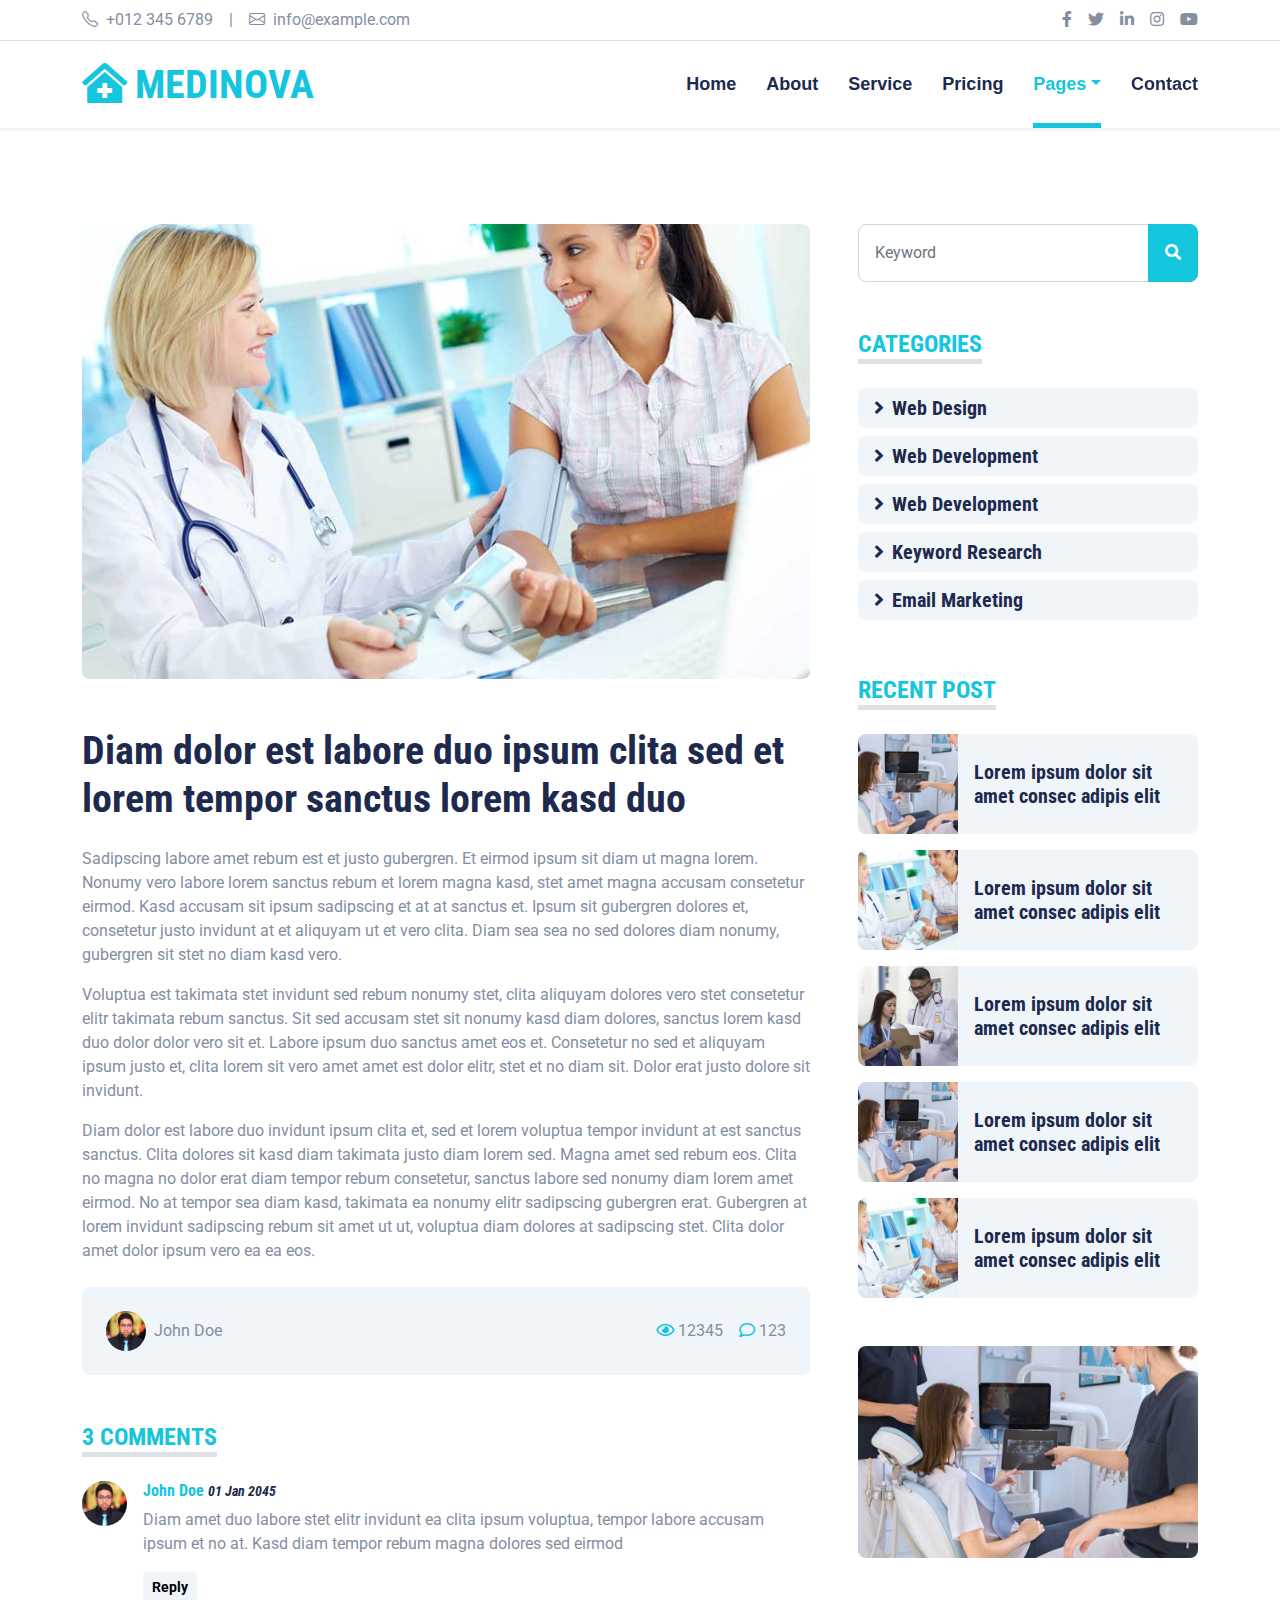
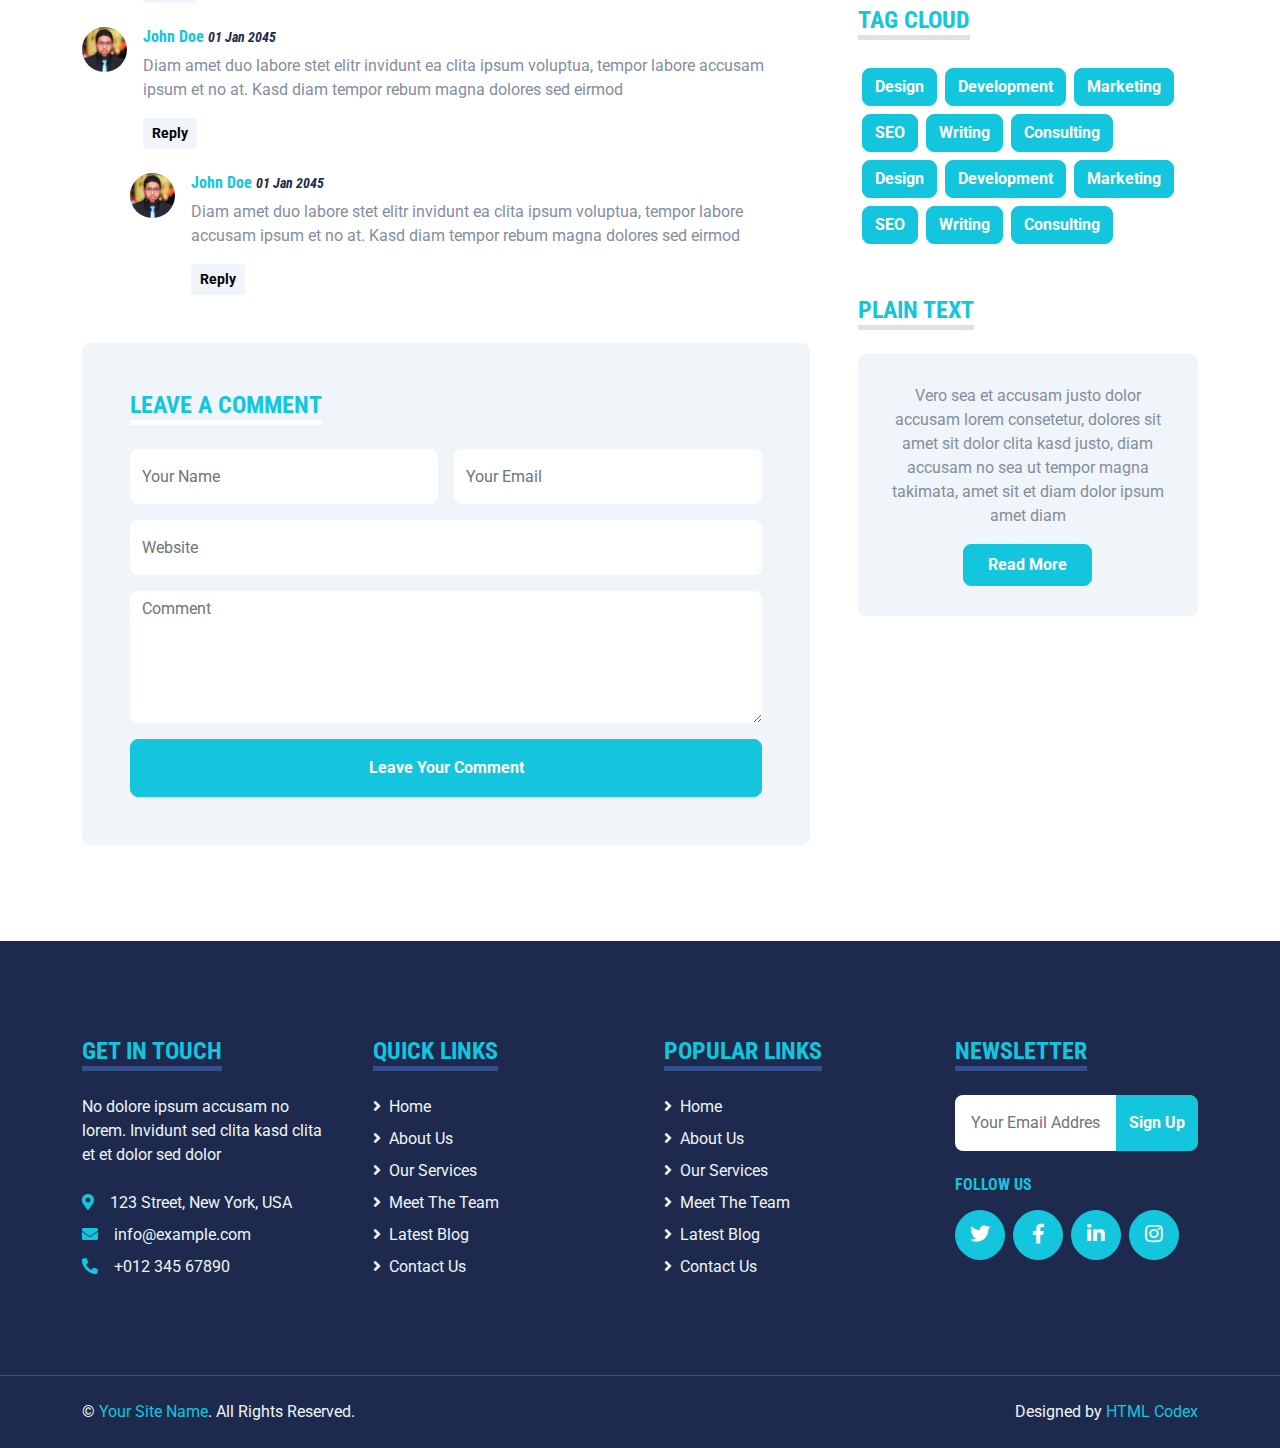
<file: detail.html>
<!DOCTYPE html>
<html lang="en">

<head>
    <meta charset="utf-8">
    <title>MEDINOVA - Hospital Website Template</title>
    <meta content="width=device-width, initial-scale=1.0" name="viewport">
    <meta content="Free HTML Templates" name="keywords">
    <meta content="Free HTML Templates" name="description">

    <!-- Favicon -->
    <link href="img/favicon.ico" rel="icon">

    <!-- Google Web Fonts -->
    <link rel="preconnect" href="https://fonts.gstatic.com">
    <link href="https://fonts.googleapis.com/css2?family=Roboto+Condensed:wght@400;700&family=Roboto:wght@400;700&display=swap" rel="stylesheet">  

    <!-- Icon Font Stylesheet -->
    <link href="https://cdnjs.cloudflare.com/ajax/libs/font-awesome/5.15.0/css/all.min.css" rel="stylesheet">
    <link href="https://cdn.jsdelivr.net/npm/bootstrap-icons@1.4.1/font/bootstrap-icons.css" rel="stylesheet">

    <!-- Libraries Stylesheet -->
    <link href="lib/owlcarousel/assets/owl.carousel.min.css" rel="stylesheet">
    <link href="lib/tempusdominus/css/tempusdominus-bootstrap-4.min.css" rel="stylesheet" />

    <!-- Customized Bootstrap Stylesheet -->
    <link href="css/bootstrap.min.css" rel="stylesheet">

    <!-- Template Stylesheet -->
    <link href="css/style.css" rel="stylesheet">
</head>

<body>
    <!-- Topbar Start -->
    <div class="container-fluid py-2 border-bottom d-none d-lg-block">
        <div class="container">
            <div class="row">
                <div class="col-md-6 text-center text-lg-start mb-2 mb-lg-0">
                    <div class="d-inline-flex align-items-center">
                        <a class="text-decoration-none text-body pe-3" href=""><i class="bi bi-telephone me-2"></i>+012 345 6789</a>
                        <span class="text-body">|</span>
                        <a class="text-decoration-none text-body px-3" href=""><i class="bi bi-envelope me-2"></i>info@example.com</a>
                    </div>
                </div>
                <div class="col-md-6 text-center text-lg-end">
                    <div class="d-inline-flex align-items-center">
                        <a class="text-body px-2" href="">
                            <i class="fab fa-facebook-f"></i>
                        </a>
                        <a class="text-body px-2" href="">
                            <i class="fab fa-twitter"></i>
                        </a>
                        <a class="text-body px-2" href="">
                            <i class="fab fa-linkedin-in"></i>
                        </a>
                        <a class="text-body px-2" href="">
                            <i class="fab fa-instagram"></i>
                        </a>
                        <a class="text-body ps-2" href="">
                            <i class="fab fa-youtube"></i>
                        </a>
                    </div>
                </div>
            </div>
        </div>
    </div>
    <!-- Topbar End -->


    <!-- Navbar Start -->
    <div class="container-fluid sticky-top bg-white shadow-sm mb-5">
        <div class="container">
            <nav class="navbar navbar-expand-lg bg-white navbar-light py-3 py-lg-0">
                <a href="index.html" class="navbar-brand">
                    <h1 class="m-0 text-uppercase text-primary"><i class="fa fa-clinic-medical me-2"></i>Medinova</h1>
                </a>
                <button class="navbar-toggler" type="button" data-bs-toggle="collapse" data-bs-target="#navbarCollapse">
                    <span class="navbar-toggler-icon"></span>
                </button>
                <div class="collapse navbar-collapse" id="navbarCollapse">
                    <div class="navbar-nav ms-auto py-0">
                        <a href="index.html" class="nav-item nav-link">Home</a>
                        <a href="about.html" class="nav-item nav-link">About</a>
                        <a href="service.html" class="nav-item nav-link">Service</a>
                        <a href="price.html" class="nav-item nav-link">Pricing</a>
                        <div class="nav-item dropdown">
                            <a href="#" class="nav-link dropdown-toggle active" data-bs-toggle="dropdown">Pages</a>
                            <div class="dropdown-menu m-0">
                                <a href="blog.html" class="dropdown-item">Blog Grid</a>
                                <a href="detail.html" class="dropdown-item active">Blog Detail</a>
                                <a href="team.html" class="dropdown-item">The Team</a>
                                <a href="testimonial.html" class="dropdown-item">Testimonial</a>
                                <a href="appointment.html" class="dropdown-item">Appointment</a>
                                <a href="search.html" class="dropdown-item">Search</a>
                            </div>
                        </div>
                        <a href="contact.html" class="nav-item nav-link">Contact</a>
                    </div>
                </div>
            </nav>
        </div>
    </div>
    <!-- Navbar End -->


    <!-- Blog Start -->
    <div class="container py-5">
        <div class="row g-5">
            <div class="col-lg-8">
                <!-- Blog Detail Start -->
                <div class="mb-5">
                    <img class="img-fluid w-100 rounded mb-5" src="img/blog-2.jpg" alt="">
                    <h1 class="mb-4">Diam dolor est labore duo ipsum clita sed et lorem tempor sanctus lorem kasd duo</h1>
                    <p>Sadipscing labore amet rebum est et justo gubergren. Et eirmod ipsum sit diam ut
                        magna lorem. Nonumy vero labore lorem sanctus rebum et lorem magna kasd, stet
                        amet magna accusam consetetur eirmod. Kasd accusam sit ipsum sadipscing et at at
                        sanctus et. Ipsum sit gubergren dolores et, consetetur justo invidunt at et
                        aliquyam ut et vero clita. Diam sea sea no sed dolores diam nonumy, gubergren
                        sit stet no diam kasd vero.</p>
                    <p>Voluptua est takimata stet invidunt sed rebum nonumy stet, clita aliquyam dolores
                        vero stet consetetur elitr takimata rebum sanctus. Sit sed accusam stet sit
                        nonumy kasd diam dolores, sanctus lorem kasd duo dolor dolor vero sit et. Labore
                        ipsum duo sanctus amet eos et. Consetetur no sed et aliquyam ipsum justo et,
                        clita lorem sit vero amet amet est dolor elitr, stet et no diam sit. Dolor erat
                        justo dolore sit invidunt.</p>
                    <p>Diam dolor est labore duo invidunt ipsum clita et, sed et lorem voluptua tempor
                        invidunt at est sanctus sanctus. Clita dolores sit kasd diam takimata justo diam
                        lorem sed. Magna amet sed rebum eos. Clita no magna no dolor erat diam tempor
                        rebum consetetur, sanctus labore sed nonumy diam lorem amet eirmod. No at tempor
                        sea diam kasd, takimata ea nonumy elitr sadipscing gubergren erat. Gubergren at
                        lorem invidunt sadipscing rebum sit amet ut ut, voluptua diam dolores at
                        sadipscing stet. Clita dolor amet dolor ipsum vero ea ea eos.</p>
                    <div class="d-flex justify-content-between bg-light rounded p-4 mt-4 mb-4">
                        <div class="d-flex align-items-center">
                            <img class="rounded-circle me-2" src="img/user.jpg" width="40" height="40" alt="">
                            <span>John Doe</span>
                        </div>
                        <div class="d-flex align-items-center">
                            <span class="ms-3"><i class="far fa-eye text-primary me-1"></i>12345</span>
                            <span class="ms-3"><i class="far fa-comment text-primary me-1"></i>123</span>
                        </div>
                    </div>
                </div>
                <!-- Blog Detail End -->

                <!-- Comment List Start -->
                <div class="mb-5">
                    <h4 class="d-inline-block text-primary text-uppercase border-bottom border-5 mb-4">3 Comments</h4>
                    <div class="d-flex mb-4">
                        <img src="img/user.jpg" class="img-fluid rounded-circle" style="width: 45px; height: 45px;">
                        <div class="ps-3">
                            <h6><a href="">John Doe</a> <small><i>01 Jan 2045</i></small></h6>
                            <p>Diam amet duo labore stet elitr invidunt ea clita ipsum voluptua, tempor labore
                                accusam ipsum et no at. Kasd diam tempor rebum magna dolores sed eirmod</p>
                            <button class="btn btn-sm btn-light">Reply</button>
                        </div>
                    </div>
                    <div class="d-flex mb-4">
                        <img src="img/user.jpg" class="img-fluid rounded-circle" style="width: 45px; height: 45px;">
                        <div class="ps-3">
                            <h6><a href="">John Doe</a> <small><i>01 Jan 2045</i></small></h6>
                            <p>Diam amet duo labore stet elitr invidunt ea clita ipsum voluptua, tempor labore
                                accusam ipsum et no at. Kasd diam tempor rebum magna dolores sed eirmod</p>
                            <button class="btn btn-sm btn-light">Reply</button>
                        </div>
                    </div>
                    <div class="d-flex ms-5 mb-4">
                        <img src="img/user.jpg" class="img-fluid rounded-circle" style="width: 45px; height: 45px;">
                        <div class="ps-3">
                            <h6><a href="">John Doe</a> <small><i>01 Jan 2045</i></small></h6>
                            <p>Diam amet duo labore stet elitr invidunt ea clita ipsum voluptua, tempor labore
                                accusam ipsum et no at. Kasd diam tempor rebum magna dolores sed eirmod</p>
                            <button class="btn btn-sm btn-light">Reply</button>
                        </div>
                    </div>
                </div>
                <!-- Comment List End -->

                <!-- Comment Form Start -->
                <div class="bg-light rounded p-5">
                    <h4 class="d-inline-block text-primary text-uppercase border-bottom border-5 border-white mb-4">Leave a comment</h4>
                    <form>
                        <div class="row g-3">
                            <div class="col-12 col-sm-6">
                                <input type="text" class="form-control bg-white border-0" placeholder="Your Name" style="height: 55px;">
                            </div>
                            <div class="col-12 col-sm-6">
                                <input type="email" class="form-control bg-white border-0" placeholder="Your Email" style="height: 55px;">
                            </div>
                            <div class="col-12">
                                <input type="text" class="form-control bg-white border-0" placeholder="Website" style="height: 55px;">
                            </div>
                            <div class="col-12">
                                <textarea class="form-control bg-white border-0" rows="5" placeholder="Comment"></textarea>
                            </div>
                            <div class="col-12">
                                <button class="btn btn-primary w-100 py-3" type="submit">Leave Your Comment</button>
                            </div>
                        </div>
                    </form>
                </div>
                <!-- Comment Form End -->
            </div>

            <!-- Sidebar Start -->
            <div class="col-lg-4">
                <!-- Search Form Start -->
                <div class="mb-5">
                    <div class="input-group">
                        <input type="text" class="form-control p-3" placeholder="Keyword">
                        <button class="btn btn-primary px-3"><i class="fa fa-search"></i></button>
                    </div>
                </div>
                <!-- Search Form End -->

                <!-- Category Start -->
                <div class="mb-5">
                    <h4 class="d-inline-block text-primary text-uppercase border-bottom border-5 mb-4">Categories</h4>
                    <div class="d-flex flex-column justify-content-start">
                        <a class="h5 bg-light rounded py-2 px-3 mb-2" href="#"><i class="fa fa-angle-right me-2"></i>Web Design</a>
                        <a class="h5 bg-light rounded py-2 px-3 mb-2" href="#"><i class="fa fa-angle-right me-2"></i>Web Development</a>
                        <a class="h5 bg-light rounded py-2 px-3 mb-2" href="#"><i class="fa fa-angle-right me-2"></i>Web Development</a>
                        <a class="h5 bg-light rounded py-2 px-3 mb-2" href="#"><i class="fa fa-angle-right me-2"></i>Keyword Research</a>
                        <a class="h5 bg-light rounded py-2 px-3 mb-2" href="#"><i class="fa fa-angle-right me-2"></i>Email Marketing</a>
                    </div>
                </div>
                <!-- Category End -->

                <!-- Recent Post Start -->
                <div class="mb-5">
                    <h4 class="d-inline-block text-primary text-uppercase border-bottom border-5 mb-4">Recent Post</h4>
                    <div class="d-flex rounded overflow-hidden mb-3">
                        <img class="img-fluid" src="img/blog-1.jpg" style="width: 100px; height: 100px; object-fit: cover;" alt="">
                        <a href="" class="h5 d-flex align-items-center bg-light px-3 mb-0">Lorem ipsum dolor sit amet consec adipis elit
                        </a>
                    </div>
                    <div class="d-flex rounded overflow-hidden mb-3">
                        <img class="img-fluid" src="img/blog-2.jpg" style="width: 100px; height: 100px; object-fit: cover;" alt="">
                        <a href="" class="h5 d-flex align-items-center bg-light px-3 mb-0">Lorem ipsum dolor sit amet consec adipis elit
                        </a>
                    </div>
                    <div class="d-flex rounded overflow-hidden mb-3">
                        <img class="img-fluid" src="img/blog-3.jpg" style="width: 100px; height: 100px; object-fit: cover;" alt="">
                        <a href="" class="h5 d-flex align-items-center bg-light px-3 mb-0">Lorem ipsum dolor sit amet consec adipis elit
                        </a>
                    </div>
                    <div class="d-flex rounded overflow-hidden mb-3">
                        <img class="img-fluid" src="img/blog-1.jpg" style="width: 100px; height: 100px; object-fit: cover;" alt="">
                        <a href="" class="h5 d-flex align-items-center bg-light px-3 mb-0">Lorem ipsum dolor sit amet consec adipis elit
                        </a>
                    </div>
                    <div class="d-flex rounded overflow-hidden mb-3">
                        <img class="img-fluid" src="img/blog-2.jpg" style="width: 100px; height: 100px; object-fit: cover;" alt="">
                        <a href="" class="h5 d-flex align-items-center bg-light px-3 mb-0">Lorem ipsum dolor sit amet consec adipis elit
                        </a>
                    </div>
                </div>
                <!-- Recent Post End -->

                <!-- Image Start -->
                <div class="mb-5">
                    <img src="img/blog-1.jpg" alt="" class="img-fluid rounded">
                </div>
                <!-- Image End -->

                <!-- Tags Start -->
                <div class="mb-5">
                    <h4 class="d-inline-block text-primary text-uppercase border-bottom border-5 mb-4">Tag Cloud</h4>
                    <div class="d-flex flex-wrap m-n1">
                        <a href="" class="btn btn-primary m-1">Design</a>
                        <a href="" class="btn btn-primary m-1">Development</a>
                        <a href="" class="btn btn-primary m-1">Marketing</a>
                        <a href="" class="btn btn-primary m-1">SEO</a>
                        <a href="" class="btn btn-primary m-1">Writing</a>
                        <a href="" class="btn btn-primary m-1">Consulting</a>
                        <a href="" class="btn btn-primary m-1">Design</a>
                        <a href="" class="btn btn-primary m-1">Development</a>
                        <a href="" class="btn btn-primary m-1">Marketing</a>
                        <a href="" class="btn btn-primary m-1">SEO</a>
                        <a href="" class="btn btn-primary m-1">Writing</a>
                        <a href="" class="btn btn-primary m-1">Consulting</a>
                    </div>
                </div>
                <!-- Tags End -->

                <!-- Plain Text Start -->
                <div>
                    <h4 class="d-inline-block text-primary text-uppercase border-bottom border-5 mb-4">Plain Text</h4>
                    <div class="bg-light rounded text-center" style="padding: 30px;">
                        <p>Vero sea et accusam justo dolor accusam lorem consetetur, dolores sit amet sit dolor clita kasd justo, diam accusam no sea ut tempor magna takimata, amet sit et diam dolor ipsum amet diam</p>
                        <a href="" class="btn btn-primary py-2 px-4">Read More</a>
                    </div>
                </div>
                <!-- Plain Text End -->
            </div>
            <!-- Sidebar End -->
        </div>
    </div>
    <!-- Blog End -->


    <!-- Footer Start -->
    <div class="container-fluid bg-dark text-light mt-5 py-5">
        <div class="container py-5">
            <div class="row g-5">
                <div class="col-lg-3 col-md-6">
                    <h4 class="d-inline-block text-primary text-uppercase border-bottom border-5 border-secondary mb-4">Get In Touch</h4>
                    <p class="mb-4">No dolore ipsum accusam no lorem. Invidunt sed clita kasd clita et et dolor sed dolor</p>
                    <p class="mb-2"><i class="fa fa-map-marker-alt text-primary me-3"></i>123 Street, New York, USA</p>
                    <p class="mb-2"><i class="fa fa-envelope text-primary me-3"></i>info@example.com</p>
                    <p class="mb-0"><i class="fa fa-phone-alt text-primary me-3"></i>+012 345 67890</p>
                </div>
                <div class="col-lg-3 col-md-6">
                    <h4 class="d-inline-block text-primary text-uppercase border-bottom border-5 border-secondary mb-4">Quick Links</h4>
                    <div class="d-flex flex-column justify-content-start">
                        <a class="text-light mb-2" href="#"><i class="fa fa-angle-right me-2"></i>Home</a>
                        <a class="text-light mb-2" href="#"><i class="fa fa-angle-right me-2"></i>About Us</a>
                        <a class="text-light mb-2" href="#"><i class="fa fa-angle-right me-2"></i>Our Services</a>
                        <a class="text-light mb-2" href="#"><i class="fa fa-angle-right me-2"></i>Meet The Team</a>
                        <a class="text-light mb-2" href="#"><i class="fa fa-angle-right me-2"></i>Latest Blog</a>
                        <a class="text-light" href="#"><i class="fa fa-angle-right me-2"></i>Contact Us</a>
                    </div>
                </div>
                <div class="col-lg-3 col-md-6">
                    <h4 class="d-inline-block text-primary text-uppercase border-bottom border-5 border-secondary mb-4">Popular Links</h4>
                    <div class="d-flex flex-column justify-content-start">
                        <a class="text-light mb-2" href="#"><i class="fa fa-angle-right me-2"></i>Home</a>
                        <a class="text-light mb-2" href="#"><i class="fa fa-angle-right me-2"></i>About Us</a>
                        <a class="text-light mb-2" href="#"><i class="fa fa-angle-right me-2"></i>Our Services</a>
                        <a class="text-light mb-2" href="#"><i class="fa fa-angle-right me-2"></i>Meet The Team</a>
                        <a class="text-light mb-2" href="#"><i class="fa fa-angle-right me-2"></i>Latest Blog</a>
                        <a class="text-light" href="#"><i class="fa fa-angle-right me-2"></i>Contact Us</a>
                    </div>
                </div>
                <div class="col-lg-3 col-md-6">
                    <h4 class="d-inline-block text-primary text-uppercase border-bottom border-5 border-secondary mb-4">Newsletter</h4>
                    <form action="">
                        <div class="input-group">
                            <input type="text" class="form-control p-3 border-0" placeholder="Your Email Address">
                            <button class="btn btn-primary">Sign Up</button>
                        </div>
                    </form>
                    <h6 class="text-primary text-uppercase mt-4 mb-3">Follow Us</h6>
                    <div class="d-flex">
                        <a class="btn btn-lg btn-primary btn-lg-square rounded-circle me-2" href="#"><i class="fab fa-twitter"></i></a>
                        <a class="btn btn-lg btn-primary btn-lg-square rounded-circle me-2" href="#"><i class="fab fa-facebook-f"></i></a>
                        <a class="btn btn-lg btn-primary btn-lg-square rounded-circle me-2" href="#"><i class="fab fa-linkedin-in"></i></a>
                        <a class="btn btn-lg btn-primary btn-lg-square rounded-circle" href="#"><i class="fab fa-instagram"></i></a>
                    </div>
                </div>
            </div>
        </div>
    </div>
    <div class="container-fluid bg-dark text-light border-top border-secondary py-4">
        <div class="container">
            <div class="row g-5">
                <div class="col-md-6 text-center text-md-start">
                    <p class="mb-md-0">&copy; <a class="text-primary" href="#">Your Site Name</a>. All Rights Reserved.</p>
                </div>
                <div class="col-md-6 text-center text-md-end">
                    <p class="mb-0">Designed by <a class="text-primary" href="https://htmlcodex.com">HTML Codex</a></p>
                </div>
            </div>
        </div>
    </div>
    <!-- Footer End -->


    <!-- Back to Top -->
    <a href="#" class="btn btn-lg btn-primary btn-lg-square back-to-top"><i class="bi bi-arrow-up"></i></a>


    <!-- JavaScript Libraries -->
    <script src="https://code.jquery.com/jquery-3.4.1.min.js"></script>
    <script src="https://cdn.jsdelivr.net/npm/bootstrap@5.0.0/dist/js/bootstrap.bundle.min.js"></script>
    <script src="lib/easing/easing.min.js"></script>
    <script src="lib/waypoints/waypoints.min.js"></script>
    <script src="lib/owlcarousel/owl.carousel.min.js"></script>
    <script src="lib/tempusdominus/js/moment.min.js"></script>
    <script src="lib/tempusdominus/js/moment-timezone.min.js"></script>
    <script src="lib/tempusdominus/js/tempusdominus-bootstrap-4.min.js"></script>

    <!-- Template Javascript -->
    <script src="js/main.js"></script>
</body>

</html>
</file>
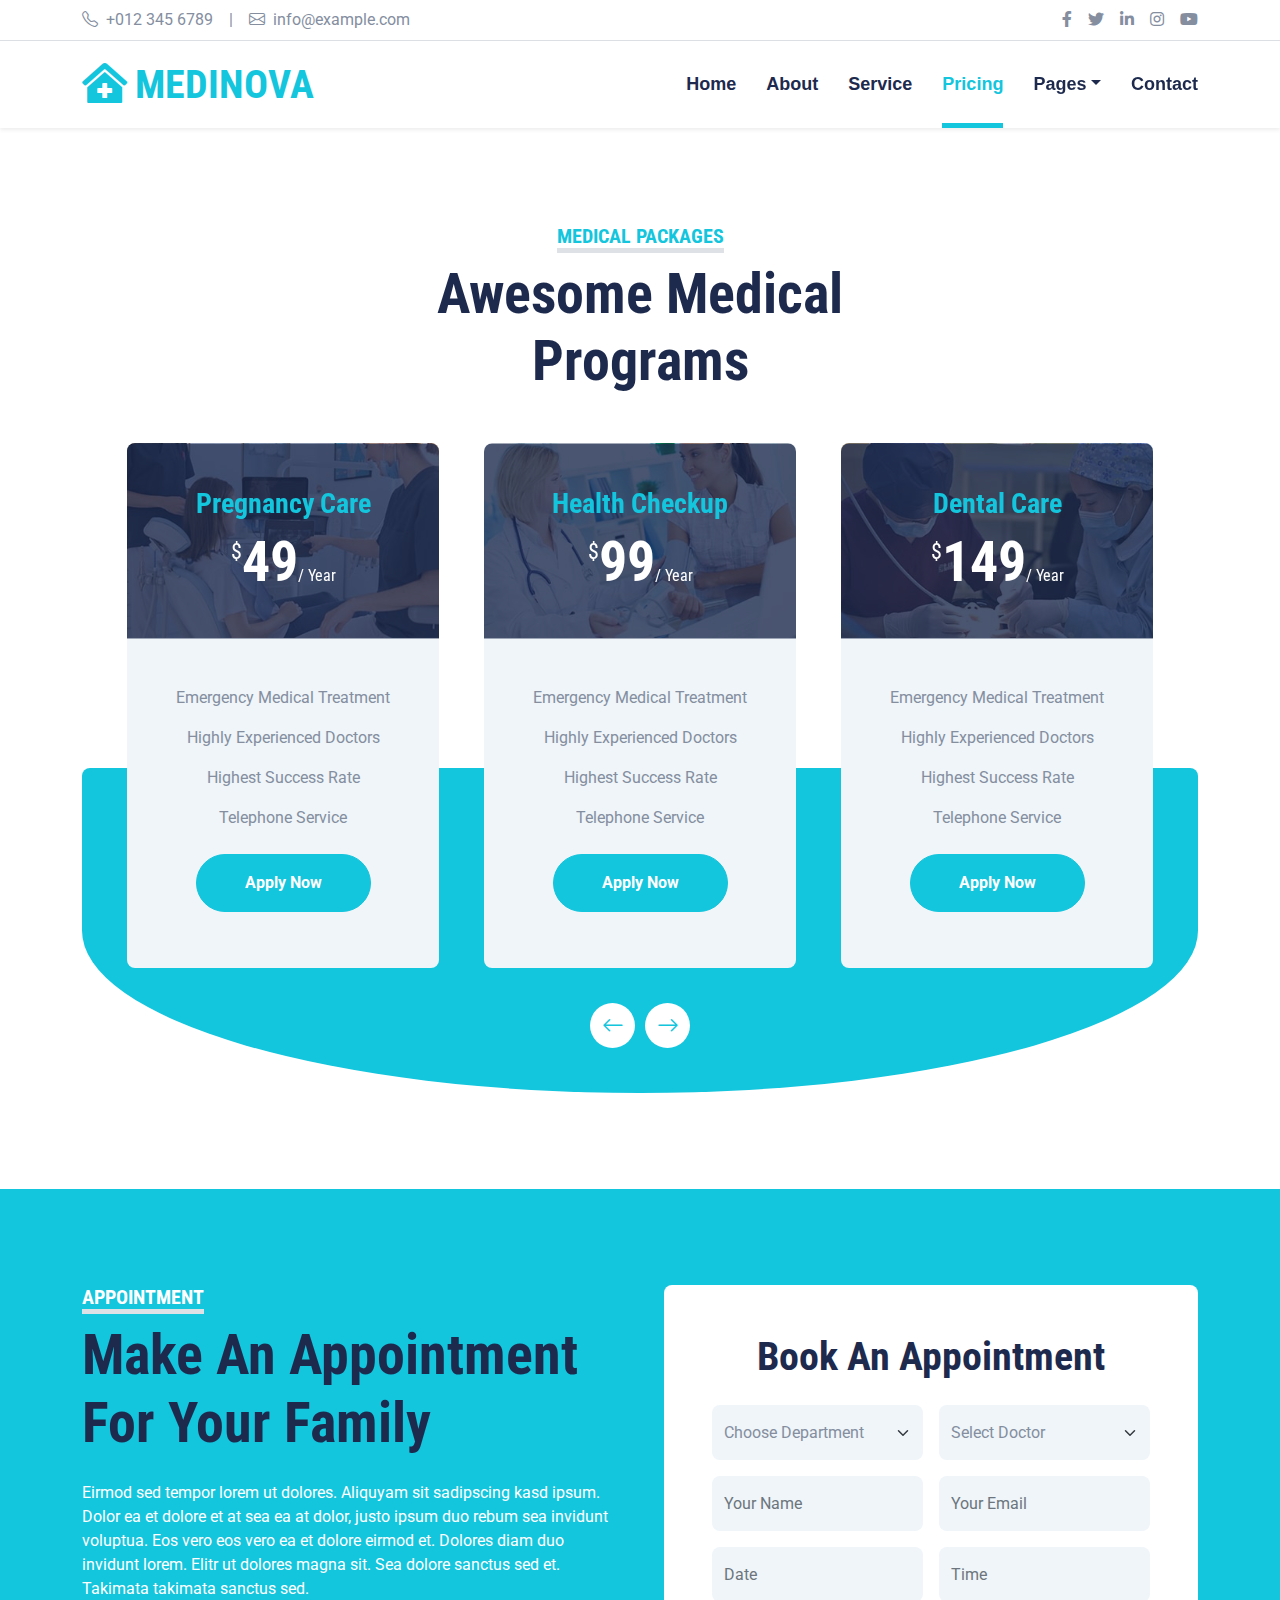
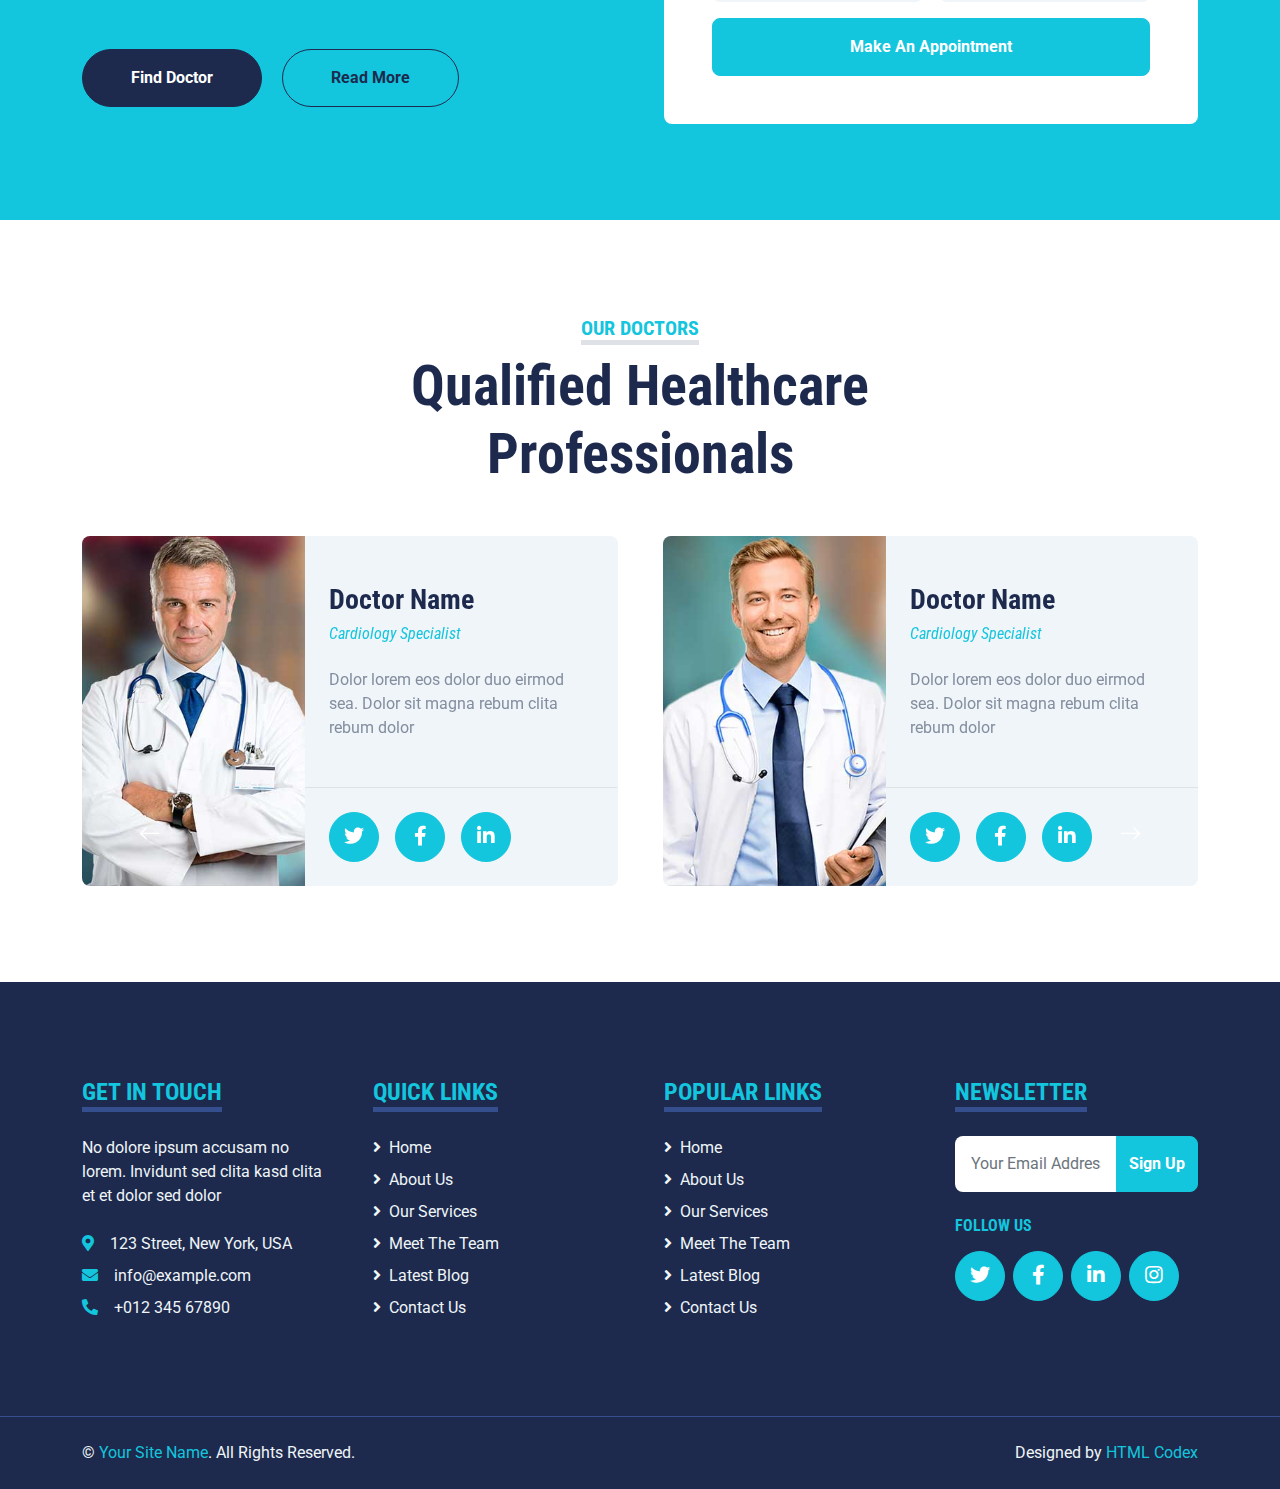
<file: price.html>
<!DOCTYPE html>
<html lang="en">

<head>
    <meta charset="utf-8">
    <title>MEDINOVA - Hospital Website Template</title>
    <meta content="width=device-width, initial-scale=1.0" name="viewport">
    <meta content="Free HTML Templates" name="keywords">
    <meta content="Free HTML Templates" name="description">

    <!-- Favicon -->
    <link href="img/favicon.ico" rel="icon">

    <!-- Google Web Fonts -->
    <link rel="preconnect" href="https://fonts.gstatic.com">
    <link href="https://fonts.googleapis.com/css2?family=Roboto+Condensed:wght@400;700&family=Roboto:wght@400;700&display=swap" rel="stylesheet">  

    <!-- Icon Font Stylesheet -->
    <link href="https://cdnjs.cloudflare.com/ajax/libs/font-awesome/5.15.0/css/all.min.css" rel="stylesheet">
    <link href="https://cdn.jsdelivr.net/npm/bootstrap-icons@1.4.1/font/bootstrap-icons.css" rel="stylesheet">

    <!-- Libraries Stylesheet -->
    <link href="lib/owlcarousel/assets/owl.carousel.min.css" rel="stylesheet">
    <link href="lib/tempusdominus/css/tempusdominus-bootstrap-4.min.css" rel="stylesheet" />

    <!-- Customized Bootstrap Stylesheet -->
    <link href="css/bootstrap.min.css" rel="stylesheet">

    <!-- Template Stylesheet -->
    <link href="css/style.css" rel="stylesheet">
</head>

<body>
    <!-- Topbar Start -->
    <div class="container-fluid py-2 border-bottom d-none d-lg-block">
        <div class="container">
            <div class="row">
                <div class="col-md-6 text-center text-lg-start mb-2 mb-lg-0">
                    <div class="d-inline-flex align-items-center">
                        <a class="text-decoration-none text-body pe-3" href=""><i class="bi bi-telephone me-2"></i>+012 345 6789</a>
                        <span class="text-body">|</span>
                        <a class="text-decoration-none text-body px-3" href=""><i class="bi bi-envelope me-2"></i>info@example.com</a>
                    </div>
                </div>
                <div class="col-md-6 text-center text-lg-end">
                    <div class="d-inline-flex align-items-center">
                        <a class="text-body px-2" href="">
                            <i class="fab fa-facebook-f"></i>
                        </a>
                        <a class="text-body px-2" href="">
                            <i class="fab fa-twitter"></i>
                        </a>
                        <a class="text-body px-2" href="">
                            <i class="fab fa-linkedin-in"></i>
                        </a>
                        <a class="text-body px-2" href="">
                            <i class="fab fa-instagram"></i>
                        </a>
                        <a class="text-body ps-2" href="">
                            <i class="fab fa-youtube"></i>
                        </a>
                    </div>
                </div>
            </div>
        </div>
    </div>
    <!-- Topbar End -->


    <!-- Navbar Start -->
    <div class="container-fluid sticky-top bg-white shadow-sm mb-5">
        <div class="container">
            <nav class="navbar navbar-expand-lg bg-white navbar-light py-3 py-lg-0">
                <a href="index.html" class="navbar-brand">
                    <h1 class="m-0 text-uppercase text-primary"><i class="fa fa-clinic-medical me-2"></i>Medinova</h1>
                </a>
                <button class="navbar-toggler" type="button" data-bs-toggle="collapse" data-bs-target="#navbarCollapse">
                    <span class="navbar-toggler-icon"></span>
                </button>
                <div class="collapse navbar-collapse" id="navbarCollapse">
                    <div class="navbar-nav ms-auto py-0">
                        <a href="index.html" class="nav-item nav-link">Home</a>
                        <a href="about.html" class="nav-item nav-link">About</a>
                        <a href="service.html" class="nav-item nav-link">Service</a>
                        <a href="price.html" class="nav-item nav-link active">Pricing</a>
                        <div class="nav-item dropdown">
                            <a href="#" class="nav-link dropdown-toggle" data-bs-toggle="dropdown">Pages</a>
                            <div class="dropdown-menu m-0">
                                <a href="blog.html" class="dropdown-item">Blog Grid</a>
                                <a href="detail.html" class="dropdown-item">Blog Detail</a>
                                <a href="team.html" class="dropdown-item">The Team</a>
                                <a href="testimonial.html" class="dropdown-item">Testimonial</a>
                                <a href="appointment.html" class="dropdown-item">Appointment</a>
                                <a href="search.html" class="dropdown-item">Search</a>
                            </div>
                        </div>
                        <a href="contact.html" class="nav-item nav-link">Contact</a>
                    </div>
                </div>
            </nav>
        </div>
    </div>
    <!-- Navbar End -->


    <!-- Pricing Plan Start -->
    <div class="container-fluid py-5">
        <div class="container">
            <div class="text-center mx-auto mb-5" style="max-width: 500px;">
                <h5 class="d-inline-block text-primary text-uppercase border-bottom border-5">Medical Packages</h5>
                <h1 class="display-4">Awesome Medical Programs</h1>
            </div>
            <div class="owl-carousel price-carousel position-relative" style="padding: 0 45px 45px 45px;">
                <div class="bg-light rounded text-center">
                    <div class="position-relative">
                        <img class="img-fluid rounded-top" src="img/price-1.jpg" alt="">
                        <div class="position-absolute w-100 h-100 top-50 start-50 translate-middle rounded-top d-flex flex-column align-items-center justify-content-center" style="background: rgba(29, 42, 77, .8);">
                            <h3 class="text-primary">Pregnancy Care</h3>
                            <h1 class="display-4 text-white mb-0">
                                <small class="align-top fw-normal" style="font-size: 22px; line-height: 45px;">$</small>49<small class="align-bottom fw-normal" style="font-size: 16px; line-height: 40px;">/ Year</small>
                            </h1>
                        </div>
                    </div>
                    <div class="text-center py-5">
                        <p>Emergency Medical Treatment</p>
                        <p>Highly Experienced Doctors</p>
                        <p>Highest Success Rate</p>
                        <p>Telephone Service</p>
                        <a href="" class="btn btn-primary rounded-pill py-3 px-5 my-2">Apply Now</a>
                    </div>
                </div>
                <div class="bg-light rounded text-center">
                    <div class="position-relative">
                        <img class="img-fluid rounded-top" src="img/price-2.jpg" alt="">
                        <div class="position-absolute w-100 h-100 top-50 start-50 translate-middle rounded-top d-flex flex-column align-items-center justify-content-center" style="background: rgba(29, 42, 77, .8);">
                            <h3 class="text-primary">Health Checkup</h3>
                            <h1 class="display-4 text-white mb-0">
                                <small class="align-top fw-normal" style="font-size: 22px; line-height: 45px;">$</small>99<small class="align-bottom fw-normal" style="font-size: 16px; line-height: 40px;">/ Year</small>
                            </h1>
                        </div>
                    </div>
                    <div class="text-center py-5">
                        <p>Emergency Medical Treatment</p>
                        <p>Highly Experienced Doctors</p>
                        <p>Highest Success Rate</p>
                        <p>Telephone Service</p>
                        <a href="" class="btn btn-primary rounded-pill py-3 px-5 my-2">Apply Now</a>
                    </div>
                </div>
                <div class="bg-light rounded text-center">
                    <div class="position-relative">
                        <img class="img-fluid rounded-top" src="img/price-3.jpg" alt="">
                        <div class="position-absolute w-100 h-100 top-50 start-50 translate-middle rounded-top d-flex flex-column align-items-center justify-content-center" style="background: rgba(29, 42, 77, .8);">
                            <h3 class="text-primary">Dental Care</h3>
                            <h1 class="display-4 text-white mb-0">
                                <small class="align-top fw-normal" style="font-size: 22px; line-height: 45px;">$</small>149<small class="align-bottom fw-normal" style="font-size: 16px; line-height: 40px;">/ Year</small>
                            </h1>
                        </div>
                    </div>
                    <div class="text-center py-5">
                        <p>Emergency Medical Treatment</p>
                        <p>Highly Experienced Doctors</p>
                        <p>Highest Success Rate</p>
                        <p>Telephone Service</p>
                        <a href="" class="btn btn-primary rounded-pill py-3 px-5 my-2">Apply Now</a>
                    </div>
                </div>
                <div class="bg-light rounded text-center">
                    <div class="position-relative">
                        <img class="img-fluid rounded-top" src="img/price-4.jpg" alt="">
                        <div class="position-absolute w-100 h-100 top-50 start-50 translate-middle rounded-top d-flex flex-column align-items-center justify-content-center" style="background: rgba(29, 42, 77, .8);">
                            <h3 class="text-primary">Operation & Surgery</h3>
                            <h1 class="display-4 text-white mb-0">
                                <small class="align-top fw-normal" style="font-size: 22px; line-height: 45px;">$</small>199<small class="align-bottom fw-normal" style="font-size: 16px; line-height: 40px;">/ Year</small>
                            </h1>
                        </div>
                    </div>
                    <div class="text-center py-5">
                        <p>Emergency Medical Treatment</p>
                        <p>Highly Experienced Doctors</p>
                        <p>Highest Success Rate</p>
                        <p>Telephone Service</p>
                        <a href="" class="btn btn-primary rounded-pill py-3 px-5 my-2">Apply Now</a>
                    </div>
                </div>
            </div>
        </div>
    </div>
    <!-- Pricing Plan End -->


    <!-- Appointment Start -->
    <div class="container-fluid bg-primary my-5 py-5">
        <div class="container py-5">
            <div class="row gx-5">
                <div class="col-lg-6 mb-5 mb-lg-0">
                    <div class="mb-4">
                        <h5 class="d-inline-block text-white text-uppercase border-bottom border-5">Appointment</h5>
                        <h1 class="display-4">Make An Appointment For Your Family</h1>
                    </div>
                    <p class="text-white mb-5">Eirmod sed tempor lorem ut dolores. Aliquyam sit sadipscing kasd ipsum. Dolor ea et dolore et at sea ea at dolor, justo ipsum duo rebum sea invidunt voluptua. Eos vero eos vero ea et dolore eirmod et. Dolores diam duo invidunt lorem. Elitr ut dolores magna sit. Sea dolore sanctus sed et. Takimata takimata sanctus sed.</p>
                    <a class="btn btn-dark rounded-pill py-3 px-5 me-3" href="">Find Doctor</a>
                    <a class="btn btn-outline-dark rounded-pill py-3 px-5" href="">Read More</a>
                </div>
                <div class="col-lg-6">
                    <div class="bg-white text-center rounded p-5">
                        <h1 class="mb-4">Book An Appointment</h1>
                        <form>
                            <div class="row g-3">
                                <div class="col-12 col-sm-6">
                                    <select class="form-select bg-light border-0" style="height: 55px;">
                                        <option selected>Choose Department</option>
                                        <option value="1">Department 1</option>
                                        <option value="2">Department 2</option>
                                        <option value="3">Department 3</option>
                                    </select>
                                </div>
                                <div class="col-12 col-sm-6">
                                    <select class="form-select bg-light border-0" style="height: 55px;">
                                        <option selected>Select Doctor</option>
                                        <option value="1">Doctor 1</option>
                                        <option value="2">Doctor 2</option>
                                        <option value="3">Doctor 3</option>
                                    </select>
                                </div>
                                <div class="col-12 col-sm-6">
                                    <input type="text" class="form-control bg-light border-0" placeholder="Your Name" style="height: 55px;">
                                </div>
                                <div class="col-12 col-sm-6">
                                    <input type="email" class="form-control bg-light border-0" placeholder="Your Email" style="height: 55px;">
                                </div>
                                <div class="col-12 col-sm-6">
                                    <div class="date" id="date" data-target-input="nearest">
                                        <input type="text"
                                            class="form-control bg-light border-0 datetimepicker-input"
                                            placeholder="Date" data-target="#date" data-toggle="datetimepicker" style="height: 55px;">
                                    </div>
                                </div>
                                <div class="col-12 col-sm-6">
                                    <div class="time" id="time" data-target-input="nearest">
                                        <input type="text"
                                            class="form-control bg-light border-0 datetimepicker-input"
                                            placeholder="Time" data-target="#time" data-toggle="datetimepicker" style="height: 55px;">
                                    </div>
                                </div>
                                <div class="col-12">
                                    <button class="btn btn-primary w-100 py-3" type="submit">Make An Appointment</button>
                                </div>
                            </div>
                        </form>
                    </div>
                </div>
            </div>
        </div>
    </div>
    <!-- Appointment End -->


    <!-- Team Start -->
    <div class="container-fluid py-5">
        <div class="container">
            <div class="text-center mx-auto mb-5" style="max-width: 500px;">
                <h5 class="d-inline-block text-primary text-uppercase border-bottom border-5">Our Doctors</h5>
                <h1 class="display-4">Qualified Healthcare Professionals</h1>
            </div>
            <div class="owl-carousel team-carousel position-relative">
                <div class="team-item">
                    <div class="row g-0 bg-light rounded overflow-hidden">
                        <div class="col-12 col-sm-5 h-100">
                            <img class="img-fluid h-100" src="img/team-1.jpg" style="object-fit: cover;">
                        </div>
                        <div class="col-12 col-sm-7 h-100 d-flex flex-column">
                            <div class="mt-auto p-4">
                                <h3>Doctor Name</h3>
                                <h6 class="fw-normal fst-italic text-primary mb-4">Cardiology Specialist</h6>
                                <p class="m-0">Dolor lorem eos dolor duo eirmod sea. Dolor sit magna rebum clita rebum dolor</p>
                            </div>
                            <div class="d-flex mt-auto border-top p-4">
                                <a class="btn btn-lg btn-primary btn-lg-square rounded-circle me-3" href="#"><i class="fab fa-twitter"></i></a>
                                <a class="btn btn-lg btn-primary btn-lg-square rounded-circle me-3" href="#"><i class="fab fa-facebook-f"></i></a>
                                <a class="btn btn-lg btn-primary btn-lg-square rounded-circle" href="#"><i class="fab fa-linkedin-in"></i></a>
                            </div>
                        </div>
                    </div>
                </div>
                <div class="team-item">
                    <div class="row g-0 bg-light rounded overflow-hidden">
                        <div class="col-12 col-sm-5 h-100">
                            <img class="img-fluid h-100" src="img/team-2.jpg" style="object-fit: cover;">
                        </div>
                        <div class="col-12 col-sm-7 h-100 d-flex flex-column">
                            <div class="mt-auto p-4">
                                <h3>Doctor Name</h3>
                                <h6 class="fw-normal fst-italic text-primary mb-4">Cardiology Specialist</h6>
                                <p class="m-0">Dolor lorem eos dolor duo eirmod sea. Dolor sit magna rebum clita rebum dolor</p>
                            </div>
                            <div class="d-flex mt-auto border-top p-4">
                                <a class="btn btn-lg btn-primary btn-lg-square rounded-circle me-3" href="#"><i class="fab fa-twitter"></i></a>
                                <a class="btn btn-lg btn-primary btn-lg-square rounded-circle me-3" href="#"><i class="fab fa-facebook-f"></i></a>
                                <a class="btn btn-lg btn-primary btn-lg-square rounded-circle" href="#"><i class="fab fa-linkedin-in"></i></a>
                            </div>
                        </div>
                    </div>
                </div>
                <div class="team-item">
                    <div class="row g-0 bg-light rounded overflow-hidden">
                        <div class="col-12 col-sm-5 h-100">
                            <img class="img-fluid h-100" src="img/team-3.jpg" style="object-fit: cover;">
                        </div>
                        <div class="col-12 col-sm-7 h-100 d-flex flex-column">
                            <div class="mt-auto p-4">
                                <h3>Doctor Name</h3>
                                <h6 class="fw-normal fst-italic text-primary mb-4">Cardiology Specialist</h6>
                                <p class="m-0">Dolor lorem eos dolor duo eirmod sea. Dolor sit magna rebum clita rebum dolor</p>
                            </div>
                            <div class="d-flex mt-auto border-top p-4">
                                <a class="btn btn-lg btn-primary btn-lg-square rounded-circle me-3" href="#"><i class="fab fa-twitter"></i></a>
                                <a class="btn btn-lg btn-primary btn-lg-square rounded-circle me-3" href="#"><i class="fab fa-facebook-f"></i></a>
                                <a class="btn btn-lg btn-primary btn-lg-square rounded-circle" href="#"><i class="fab fa-linkedin-in"></i></a>
                            </div>
                        </div>
                    </div>
                </div>
            </div>
        </div>
    </div>
    <!-- Team End -->


    <!-- Footer Start -->
    <div class="container-fluid bg-dark text-light mt-5 py-5">
        <div class="container py-5">
            <div class="row g-5">
                <div class="col-lg-3 col-md-6">
                    <h4 class="d-inline-block text-primary text-uppercase border-bottom border-5 border-secondary mb-4">Get In Touch</h4>
                    <p class="mb-4">No dolore ipsum accusam no lorem. Invidunt sed clita kasd clita et et dolor sed dolor</p>
                    <p class="mb-2"><i class="fa fa-map-marker-alt text-primary me-3"></i>123 Street, New York, USA</p>
                    <p class="mb-2"><i class="fa fa-envelope text-primary me-3"></i>info@example.com</p>
                    <p class="mb-0"><i class="fa fa-phone-alt text-primary me-3"></i>+012 345 67890</p>
                </div>
                <div class="col-lg-3 col-md-6">
                    <h4 class="d-inline-block text-primary text-uppercase border-bottom border-5 border-secondary mb-4">Quick Links</h4>
                    <div class="d-flex flex-column justify-content-start">
                        <a class="text-light mb-2" href="#"><i class="fa fa-angle-right me-2"></i>Home</a>
                        <a class="text-light mb-2" href="#"><i class="fa fa-angle-right me-2"></i>About Us</a>
                        <a class="text-light mb-2" href="#"><i class="fa fa-angle-right me-2"></i>Our Services</a>
                        <a class="text-light mb-2" href="#"><i class="fa fa-angle-right me-2"></i>Meet The Team</a>
                        <a class="text-light mb-2" href="#"><i class="fa fa-angle-right me-2"></i>Latest Blog</a>
                        <a class="text-light" href="#"><i class="fa fa-angle-right me-2"></i>Contact Us</a>
                    </div>
                </div>
                <div class="col-lg-3 col-md-6">
                    <h4 class="d-inline-block text-primary text-uppercase border-bottom border-5 border-secondary mb-4">Popular Links</h4>
                    <div class="d-flex flex-column justify-content-start">
                        <a class="text-light mb-2" href="#"><i class="fa fa-angle-right me-2"></i>Home</a>
                        <a class="text-light mb-2" href="#"><i class="fa fa-angle-right me-2"></i>About Us</a>
                        <a class="text-light mb-2" href="#"><i class="fa fa-angle-right me-2"></i>Our Services</a>
                        <a class="text-light mb-2" href="#"><i class="fa fa-angle-right me-2"></i>Meet The Team</a>
                        <a class="text-light mb-2" href="#"><i class="fa fa-angle-right me-2"></i>Latest Blog</a>
                        <a class="text-light" href="#"><i class="fa fa-angle-right me-2"></i>Contact Us</a>
                    </div>
                </div>
                <div class="col-lg-3 col-md-6">
                    <h4 class="d-inline-block text-primary text-uppercase border-bottom border-5 border-secondary mb-4">Newsletter</h4>
                    <form action="">
                        <div class="input-group">
                            <input type="text" class="form-control p-3 border-0" placeholder="Your Email Address">
                            <button class="btn btn-primary">Sign Up</button>
                        </div>
                    </form>
                    <h6 class="text-primary text-uppercase mt-4 mb-3">Follow Us</h6>
                    <div class="d-flex">
                        <a class="btn btn-lg btn-primary btn-lg-square rounded-circle me-2" href="#"><i class="fab fa-twitter"></i></a>
                        <a class="btn btn-lg btn-primary btn-lg-square rounded-circle me-2" href="#"><i class="fab fa-facebook-f"></i></a>
                        <a class="btn btn-lg btn-primary btn-lg-square rounded-circle me-2" href="#"><i class="fab fa-linkedin-in"></i></a>
                        <a class="btn btn-lg btn-primary btn-lg-square rounded-circle" href="#"><i class="fab fa-instagram"></i></a>
                    </div>
                </div>
            </div>
        </div>
    </div>
    <div class="container-fluid bg-dark text-light border-top border-secondary py-4">
        <div class="container">
            <div class="row g-5">
                <div class="col-md-6 text-center text-md-start">
                    <p class="mb-md-0">&copy; <a class="text-primary" href="#">Your Site Name</a>. All Rights Reserved.</p>
                </div>
                <div class="col-md-6 text-center text-md-end">
                    <p class="mb-0">Designed by <a class="text-primary" href="https://htmlcodex.com">HTML Codex</a></p>
                </div>
            </div>
        </div>
    </div>
    <!-- Footer End -->


    <!-- Back to Top -->
    <a href="#" class="btn btn-lg btn-primary btn-lg-square back-to-top"><i class="bi bi-arrow-up"></i></a>


    <!-- JavaScript Libraries -->
    <script src="https://code.jquery.com/jquery-3.4.1.min.js"></script>
    <script src="https://cdn.jsdelivr.net/npm/bootstrap@5.0.0/dist/js/bootstrap.bundle.min.js"></script>
    <script src="lib/easing/easing.min.js"></script>
    <script src="lib/waypoints/waypoints.min.js"></script>
    <script src="lib/owlcarousel/owl.carousel.min.js"></script>
    <script src="lib/tempusdominus/js/moment.min.js"></script>
    <script src="lib/tempusdominus/js/moment-timezone.min.js"></script>
    <script src="lib/tempusdominus/js/tempusdominus-bootstrap-4.min.js"></script>

    <!-- Template Javascript -->
    <script src="js/main.js"></script>
</body>

</html>
</file>
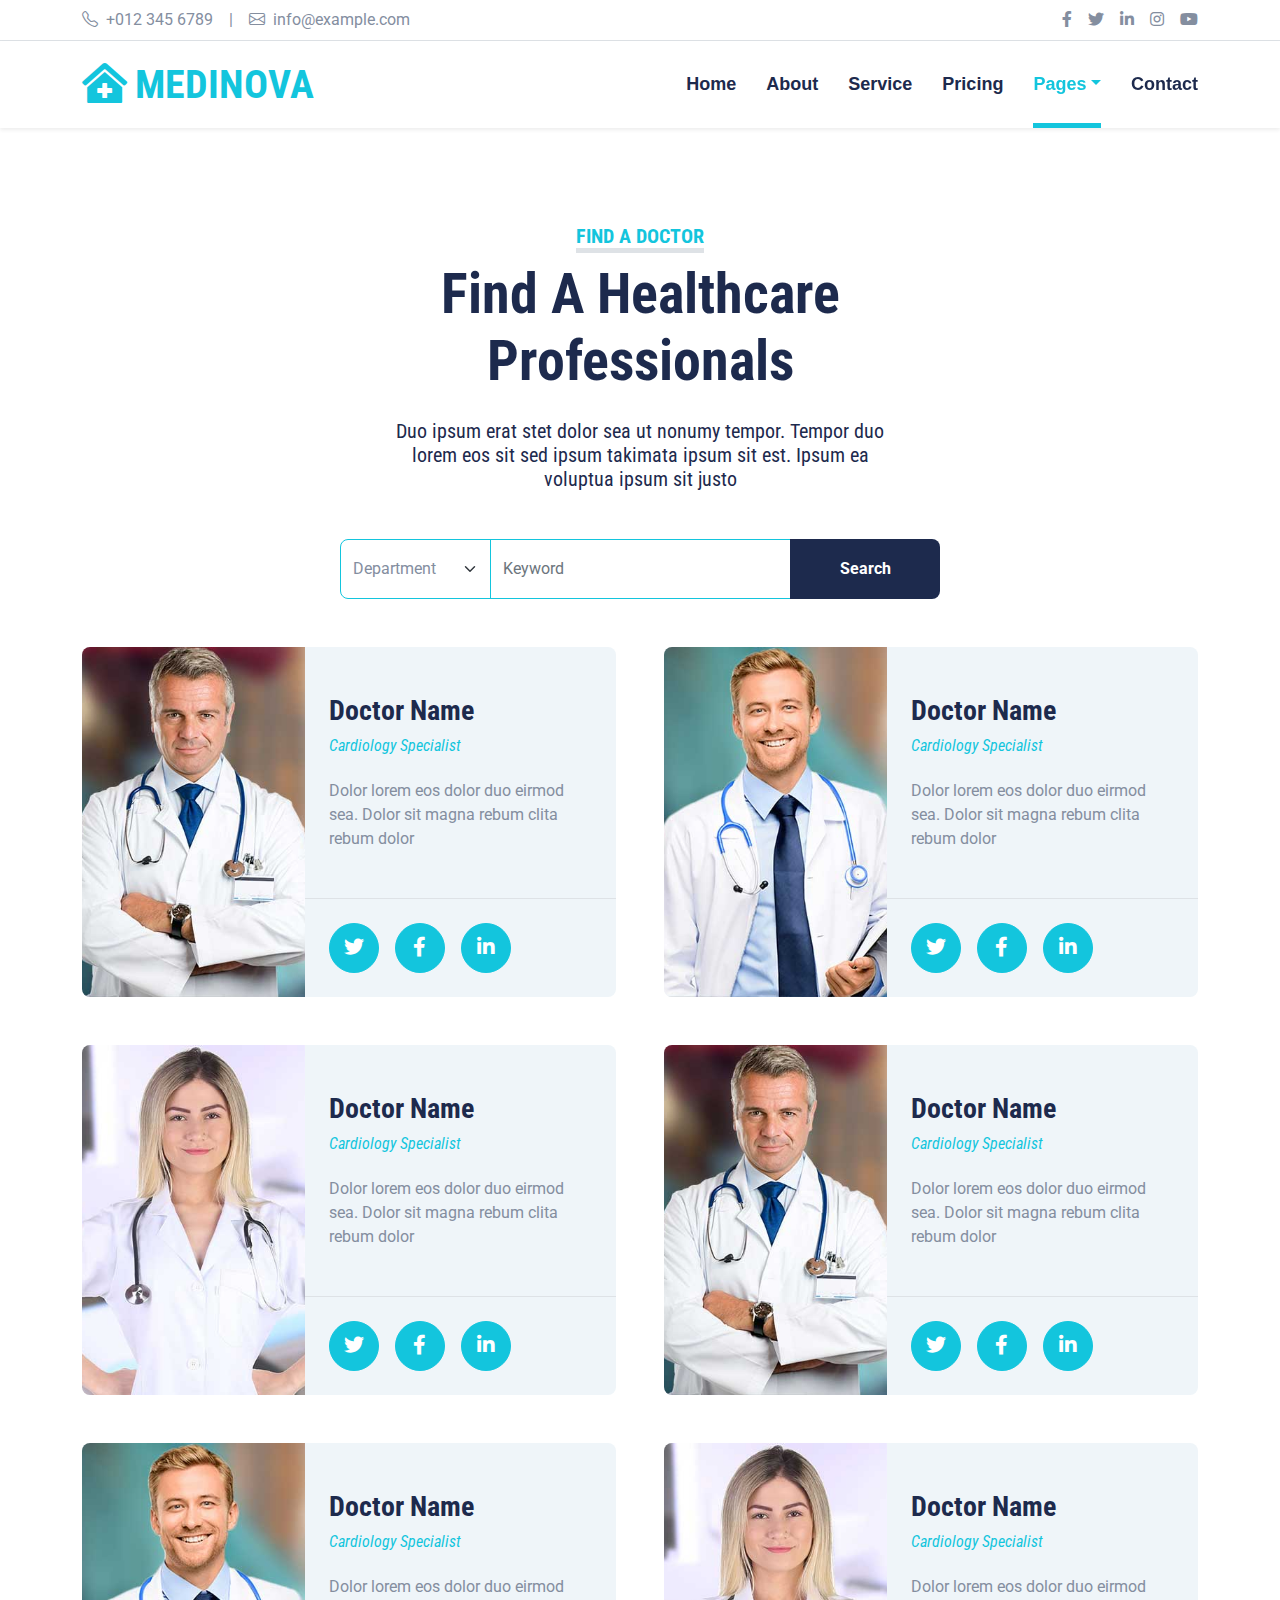
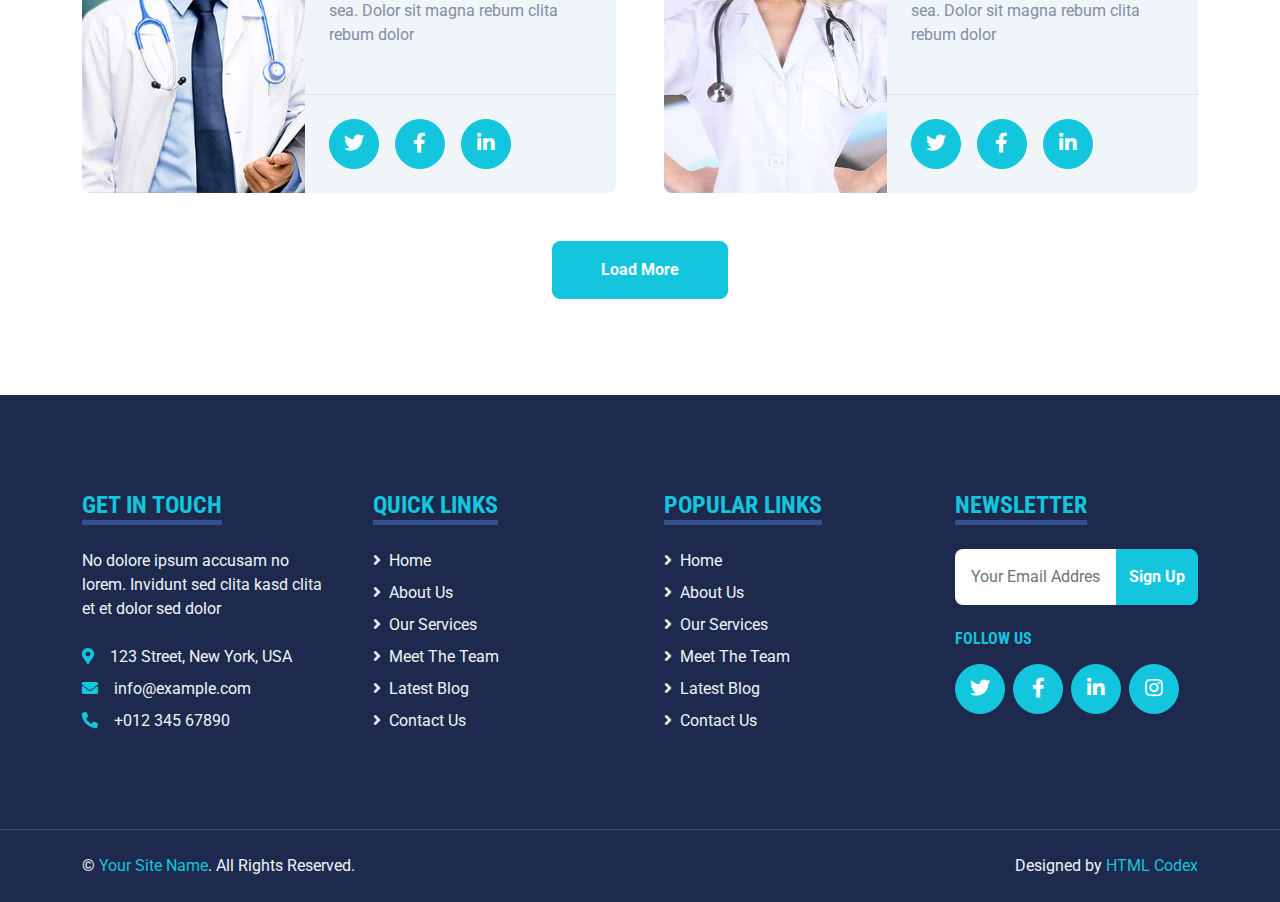
<file: search.html>
<!DOCTYPE html>
<html lang="en">

<head>
    <meta charset="utf-8">
    <title>MEDINOVA - Hospital Website Template</title>
    <meta content="width=device-width, initial-scale=1.0" name="viewport">
    <meta content="Free HTML Templates" name="keywords">
    <meta content="Free HTML Templates" name="description">

    <!-- Favicon -->
    <link href="img/favicon.ico" rel="icon">

    <!-- Google Web Fonts -->
    <link rel="preconnect" href="https://fonts.gstatic.com">
    <link href="https://fonts.googleapis.com/css2?family=Roboto+Condensed:wght@400;700&family=Roboto:wght@400;700&display=swap" rel="stylesheet">  

    <!-- Icon Font Stylesheet -->
    <link href="https://cdnjs.cloudflare.com/ajax/libs/font-awesome/5.15.0/css/all.min.css" rel="stylesheet">
    <link href="https://cdn.jsdelivr.net/npm/bootstrap-icons@1.4.1/font/bootstrap-icons.css" rel="stylesheet">

    <!-- Libraries Stylesheet -->
    <link href="lib/owlcarousel/assets/owl.carousel.min.css" rel="stylesheet">
    <link href="lib/tempusdominus/css/tempusdominus-bootstrap-4.min.css" rel="stylesheet" />

    <!-- Customized Bootstrap Stylesheet -->
    <link href="css/bootstrap.min.css" rel="stylesheet">

    <!-- Template Stylesheet -->
    <link href="css/style.css" rel="stylesheet">
</head>

<body>
    <!-- Topbar Start -->
    <div class="container-fluid py-2 border-bottom d-none d-lg-block">
        <div class="container">
            <div class="row">
                <div class="col-md-6 text-center text-lg-start mb-2 mb-lg-0">
                    <div class="d-inline-flex align-items-center">
                        <a class="text-decoration-none text-body pe-3" href=""><i class="bi bi-telephone me-2"></i>+012 345 6789</a>
                        <span class="text-body">|</span>
                        <a class="text-decoration-none text-body px-3" href=""><i class="bi bi-envelope me-2"></i>info@example.com</a>
                    </div>
                </div>
                <div class="col-md-6 text-center text-lg-end">
                    <div class="d-inline-flex align-items-center">
                        <a class="text-body px-2" href="">
                            <i class="fab fa-facebook-f"></i>
                        </a>
                        <a class="text-body px-2" href="">
                            <i class="fab fa-twitter"></i>
                        </a>
                        <a class="text-body px-2" href="">
                            <i class="fab fa-linkedin-in"></i>
                        </a>
                        <a class="text-body px-2" href="">
                            <i class="fab fa-instagram"></i>
                        </a>
                        <a class="text-body ps-2" href="">
                            <i class="fab fa-youtube"></i>
                        </a>
                    </div>
                </div>
            </div>
        </div>
    </div>
    <!-- Topbar End -->


    <!-- Navbar Start -->
    <div class="container-fluid sticky-top bg-white shadow-sm mb-5">
        <div class="container">
            <nav class="navbar navbar-expand-lg bg-white navbar-light py-3 py-lg-0">
                <a href="index.html" class="navbar-brand">
                    <h1 class="m-0 text-uppercase text-primary"><i class="fa fa-clinic-medical me-2"></i>Medinova</h1>
                </a>
                <button class="navbar-toggler" type="button" data-bs-toggle="collapse" data-bs-target="#navbarCollapse">
                    <span class="navbar-toggler-icon"></span>
                </button>
                <div class="collapse navbar-collapse" id="navbarCollapse">
                    <div class="navbar-nav ms-auto py-0">
                        <a href="index.html" class="nav-item nav-link">Home</a>
                        <a href="about.html" class="nav-item nav-link">About</a>
                        <a href="service.html" class="nav-item nav-link">Service</a>
                        <a href="price.html" class="nav-item nav-link">Pricing</a>
                        <div class="nav-item dropdown">
                            <a href="#" class="nav-link dropdown-toggle active" data-bs-toggle="dropdown">Pages</a>
                            <div class="dropdown-menu m-0">
                                <a href="blog.html" class="dropdown-item">Blog Grid</a>
                                <a href="detail.html" class="dropdown-item">Blog Detail</a>
                                <a href="team.html" class="dropdown-item">The Team</a>
                                <a href="testimonial.html" class="dropdown-item">Testimonial</a>
                                <a href="appointment.html" class="dropdown-item">Appointment</a>
                                <a href="search.html" class="dropdown-item active">Search</a>
                            </div>
                        </div>
                        <a href="contact.html" class="nav-item nav-link">Contact</a>
                    </div>
                </div>
            </nav>
        </div>
    </div>
    <!-- Navbar End -->


    <!-- Search Start -->
    <div class="container-fluid pt-5">
        <div class="container">
            <div class="text-center mx-auto mb-5" style="max-width: 500px;">
                <h5 class="d-inline-block text-primary text-uppercase border-bottom border-5">Find A Doctor</h5>
                <h1 class="display-4 mb-4">Find A Healthcare Professionals</h1>
                <h5 class="fw-normal">Duo ipsum erat stet dolor sea ut nonumy tempor. Tempor duo lorem eos sit sed ipsum takimata ipsum sit est. Ipsum ea voluptua ipsum sit justo</h5>
            </div>
            <div class="mx-auto" style="width: 100%; max-width: 600px;">
                <div class="input-group">
                    <select class="form-select border-primary w-25" style="height: 60px;">
                        <option selected>Department</option>
                        <option value="1">Department 1</option>
                        <option value="2">Department 2</option>
                        <option value="3">Department 3</option>
                    </select>
                    <input type="text" class="form-control border-primary w-50" placeholder="Keyword">
                    <button class="btn btn-dark border-0 w-25">Search</button>
                </div>
            </div>
        </div>
    </div>
    <!-- Search End -->


    <!-- Search Result Start -->
    <div class="container-fluid py-5">
        <div class="container">
            <div class="row g-5">
                <div class="col-lg-6 team-item">
                    <div class="row g-0 bg-light rounded overflow-hidden">
                        <div class="col-12 col-sm-5 h-100">
                            <img class="img-fluid h-100" src="img/team-1.jpg" style="object-fit: cover;">
                        </div>
                        <div class="col-12 col-sm-7 h-100 d-flex flex-column">
                            <div class="mt-auto p-4">
                                <h3>Doctor Name</h3>
                                <h6 class="fw-normal fst-italic text-primary mb-4">Cardiology Specialist</h6>
                                <p class="m-0">Dolor lorem eos dolor duo eirmod sea. Dolor sit magna rebum clita rebum dolor</p>
                            </div>
                            <div class="d-flex mt-auto border-top p-4">
                                <a class="btn btn-lg btn-primary btn-lg-square rounded-circle me-3" href="#"><i class="fab fa-twitter"></i></a>
                                <a class="btn btn-lg btn-primary btn-lg-square rounded-circle me-3" href="#"><i class="fab fa-facebook-f"></i></a>
                                <a class="btn btn-lg btn-primary btn-lg-square rounded-circle" href="#"><i class="fab fa-linkedin-in"></i></a>
                            </div>
                        </div>
                    </div>
                </div>
                <div class="col-lg-6 team-item">
                    <div class="row g-0 bg-light rounded overflow-hidden">
                        <div class="col-12 col-sm-5 h-100">
                            <img class="img-fluid h-100" src="img/team-2.jpg" style="object-fit: cover;">
                        </div>
                        <div class="col-12 col-sm-7 h-100 d-flex flex-column">
                            <div class="mt-auto p-4">
                                <h3>Doctor Name</h3>
                                <h6 class="fw-normal fst-italic text-primary mb-4">Cardiology Specialist</h6>
                                <p class="m-0">Dolor lorem eos dolor duo eirmod sea. Dolor sit magna rebum clita rebum dolor</p>
                            </div>
                            <div class="d-flex mt-auto border-top p-4">
                                <a class="btn btn-lg btn-primary btn-lg-square rounded-circle me-3" href="#"><i class="fab fa-twitter"></i></a>
                                <a class="btn btn-lg btn-primary btn-lg-square rounded-circle me-3" href="#"><i class="fab fa-facebook-f"></i></a>
                                <a class="btn btn-lg btn-primary btn-lg-square rounded-circle" href="#"><i class="fab fa-linkedin-in"></i></a>
                            </div>
                        </div>
                    </div>
                </div>
                <div class="col-lg-6 team-item">
                    <div class="row g-0 bg-light rounded overflow-hidden">
                        <div class="col-12 col-sm-5 h-100">
                            <img class="img-fluid h-100" src="img/team-3.jpg" style="object-fit: cover;">
                        </div>
                        <div class="col-12 col-sm-7 h-100 d-flex flex-column">
                            <div class="mt-auto p-4">
                                <h3>Doctor Name</h3>
                                <h6 class="fw-normal fst-italic text-primary mb-4">Cardiology Specialist</h6>
                                <p class="m-0">Dolor lorem eos dolor duo eirmod sea. Dolor sit magna rebum clita rebum dolor</p>
                            </div>
                            <div class="d-flex mt-auto border-top p-4">
                                <a class="btn btn-lg btn-primary btn-lg-square rounded-circle me-3" href="#"><i class="fab fa-twitter"></i></a>
                                <a class="btn btn-lg btn-primary btn-lg-square rounded-circle me-3" href="#"><i class="fab fa-facebook-f"></i></a>
                                <a class="btn btn-lg btn-primary btn-lg-square rounded-circle" href="#"><i class="fab fa-linkedin-in"></i></a>
                            </div>
                        </div>
                    </div>
                </div>
                <div class="col-lg-6 team-item">
                    <div class="row g-0 bg-light rounded overflow-hidden">
                        <div class="col-12 col-sm-5 h-100">
                            <img class="img-fluid h-100" src="img/team-1.jpg" style="object-fit: cover;">
                        </div>
                        <div class="col-12 col-sm-7 h-100 d-flex flex-column">
                            <div class="mt-auto p-4">
                                <h3>Doctor Name</h3>
                                <h6 class="fw-normal fst-italic text-primary mb-4">Cardiology Specialist</h6>
                                <p class="m-0">Dolor lorem eos dolor duo eirmod sea. Dolor sit magna rebum clita rebum dolor</p>
                            </div>
                            <div class="d-flex mt-auto border-top p-4">
                                <a class="btn btn-lg btn-primary btn-lg-square rounded-circle me-3" href="#"><i class="fab fa-twitter"></i></a>
                                <a class="btn btn-lg btn-primary btn-lg-square rounded-circle me-3" href="#"><i class="fab fa-facebook-f"></i></a>
                                <a class="btn btn-lg btn-primary btn-lg-square rounded-circle" href="#"><i class="fab fa-linkedin-in"></i></a>
                            </div>
                        </div>
                    </div>
                </div>
                <div class="col-lg-6 team-item">
                    <div class="row g-0 bg-light rounded overflow-hidden">
                        <div class="col-12 col-sm-5 h-100">
                            <img class="img-fluid h-100" src="img/team-2.jpg" style="object-fit: cover;">
                        </div>
                        <div class="col-12 col-sm-7 h-100 d-flex flex-column">
                            <div class="mt-auto p-4">
                                <h3>Doctor Name</h3>
                                <h6 class="fw-normal fst-italic text-primary mb-4">Cardiology Specialist</h6>
                                <p class="m-0">Dolor lorem eos dolor duo eirmod sea. Dolor sit magna rebum clita rebum dolor</p>
                            </div>
                            <div class="d-flex mt-auto border-top p-4">
                                <a class="btn btn-lg btn-primary btn-lg-square rounded-circle me-3" href="#"><i class="fab fa-twitter"></i></a>
                                <a class="btn btn-lg btn-primary btn-lg-square rounded-circle me-3" href="#"><i class="fab fa-facebook-f"></i></a>
                                <a class="btn btn-lg btn-primary btn-lg-square rounded-circle" href="#"><i class="fab fa-linkedin-in"></i></a>
                            </div>
                        </div>
                    </div>
                </div>
                <div class="col-lg-6 team-item">
                    <div class="row g-0 bg-light rounded overflow-hidden">
                        <div class="col-12 col-sm-5 h-100">
                            <img class="img-fluid h-100" src="img/team-3.jpg" style="object-fit: cover;">
                        </div>
                        <div class="col-12 col-sm-7 h-100 d-flex flex-column">
                            <div class="mt-auto p-4">
                                <h3>Doctor Name</h3>
                                <h6 class="fw-normal fst-italic text-primary mb-4">Cardiology Specialist</h6>
                                <p class="m-0">Dolor lorem eos dolor duo eirmod sea. Dolor sit magna rebum clita rebum dolor</p>
                            </div>
                            <div class="d-flex mt-auto border-top p-4">
                                <a class="btn btn-lg btn-primary btn-lg-square rounded-circle me-3" href="#"><i class="fab fa-twitter"></i></a>
                                <a class="btn btn-lg btn-primary btn-lg-square rounded-circle me-3" href="#"><i class="fab fa-facebook-f"></i></a>
                                <a class="btn btn-lg btn-primary btn-lg-square rounded-circle" href="#"><i class="fab fa-linkedin-in"></i></a>
                            </div>
                        </div>
                    </div>
                </div>
                <div class="col-12 text-center">
                    <button class="btn btn-primary py-3 px-5">Load More</button>
                </div>
            </div>
        </div>
    </div>
    <!-- Search Result End -->


    <!-- Footer Start -->
    <div class="container-fluid bg-dark text-light mt-5 py-5">
        <div class="container py-5">
            <div class="row g-5">
                <div class="col-lg-3 col-md-6">
                    <h4 class="d-inline-block text-primary text-uppercase border-bottom border-5 border-secondary mb-4">Get In Touch</h4>
                    <p class="mb-4">No dolore ipsum accusam no lorem. Invidunt sed clita kasd clita et et dolor sed dolor</p>
                    <p class="mb-2"><i class="fa fa-map-marker-alt text-primary me-3"></i>123 Street, New York, USA</p>
                    <p class="mb-2"><i class="fa fa-envelope text-primary me-3"></i>info@example.com</p>
                    <p class="mb-0"><i class="fa fa-phone-alt text-primary me-3"></i>+012 345 67890</p>
                </div>
                <div class="col-lg-3 col-md-6">
                    <h4 class="d-inline-block text-primary text-uppercase border-bottom border-5 border-secondary mb-4">Quick Links</h4>
                    <div class="d-flex flex-column justify-content-start">
                        <a class="text-light mb-2" href="#"><i class="fa fa-angle-right me-2"></i>Home</a>
                        <a class="text-light mb-2" href="#"><i class="fa fa-angle-right me-2"></i>About Us</a>
                        <a class="text-light mb-2" href="#"><i class="fa fa-angle-right me-2"></i>Our Services</a>
                        <a class="text-light mb-2" href="#"><i class="fa fa-angle-right me-2"></i>Meet The Team</a>
                        <a class="text-light mb-2" href="#"><i class="fa fa-angle-right me-2"></i>Latest Blog</a>
                        <a class="text-light" href="#"><i class="fa fa-angle-right me-2"></i>Contact Us</a>
                    </div>
                </div>
                <div class="col-lg-3 col-md-6">
                    <h4 class="d-inline-block text-primary text-uppercase border-bottom border-5 border-secondary mb-4">Popular Links</h4>
                    <div class="d-flex flex-column justify-content-start">
                        <a class="text-light mb-2" href="#"><i class="fa fa-angle-right me-2"></i>Home</a>
                        <a class="text-light mb-2" href="#"><i class="fa fa-angle-right me-2"></i>About Us</a>
                        <a class="text-light mb-2" href="#"><i class="fa fa-angle-right me-2"></i>Our Services</a>
                        <a class="text-light mb-2" href="#"><i class="fa fa-angle-right me-2"></i>Meet The Team</a>
                        <a class="text-light mb-2" href="#"><i class="fa fa-angle-right me-2"></i>Latest Blog</a>
                        <a class="text-light" href="#"><i class="fa fa-angle-right me-2"></i>Contact Us</a>
                    </div>
                </div>
                <div class="col-lg-3 col-md-6">
                    <h4 class="d-inline-block text-primary text-uppercase border-bottom border-5 border-secondary mb-4">Newsletter</h4>
                    <form action="">
                        <div class="input-group">
                            <input type="text" class="form-control p-3 border-0" placeholder="Your Email Address">
                            <button class="btn btn-primary">Sign Up</button>
                        </div>
                    </form>
                    <h6 class="text-primary text-uppercase mt-4 mb-3">Follow Us</h6>
                    <div class="d-flex">
                        <a class="btn btn-lg btn-primary btn-lg-square rounded-circle me-2" href="#"><i class="fab fa-twitter"></i></a>
                        <a class="btn btn-lg btn-primary btn-lg-square rounded-circle me-2" href="#"><i class="fab fa-facebook-f"></i></a>
                        <a class="btn btn-lg btn-primary btn-lg-square rounded-circle me-2" href="#"><i class="fab fa-linkedin-in"></i></a>
                        <a class="btn btn-lg btn-primary btn-lg-square rounded-circle" href="#"><i class="fab fa-instagram"></i></a>
                    </div>
                </div>
            </div>
        </div>
    </div>
    <div class="container-fluid bg-dark text-light border-top border-secondary py-4">
        <div class="container">
            <div class="row g-5">
                <div class="col-md-6 text-center text-md-start">
                    <p class="mb-md-0">&copy; <a class="text-primary" href="#">Your Site Name</a>. All Rights Reserved.</p>
                </div>
                <div class="col-md-6 text-center text-md-end">
                    <p class="mb-0">Designed by <a class="text-primary" href="https://htmlcodex.com">HTML Codex</a></p>
                </div>
            </div>
        </div>
    </div>
    <!-- Footer End -->


    <!-- Back to Top -->
    <a href="#" class="btn btn-lg btn-primary btn-lg-square back-to-top"><i class="bi bi-arrow-up"></i></a>


    <!-- JavaScript Libraries -->
    <script src="https://code.jquery.com/jquery-3.4.1.min.js"></script>
    <script src="https://cdn.jsdelivr.net/npm/bootstrap@5.0.0/dist/js/bootstrap.bundle.min.js"></script>
    <script src="lib/easing/easing.min.js"></script>
    <script src="lib/waypoints/waypoints.min.js"></script>
    <script src="lib/owlcarousel/owl.carousel.min.js"></script>
    <script src="lib/tempusdominus/js/moment.min.js"></script>
    <script src="lib/tempusdominus/js/moment-timezone.min.js"></script>
    <script src="lib/tempusdominus/js/tempusdominus-bootstrap-4.min.js"></script>

    <!-- Template Javascript -->
    <script src="js/main.js"></script>
</body>

</html>
</file>
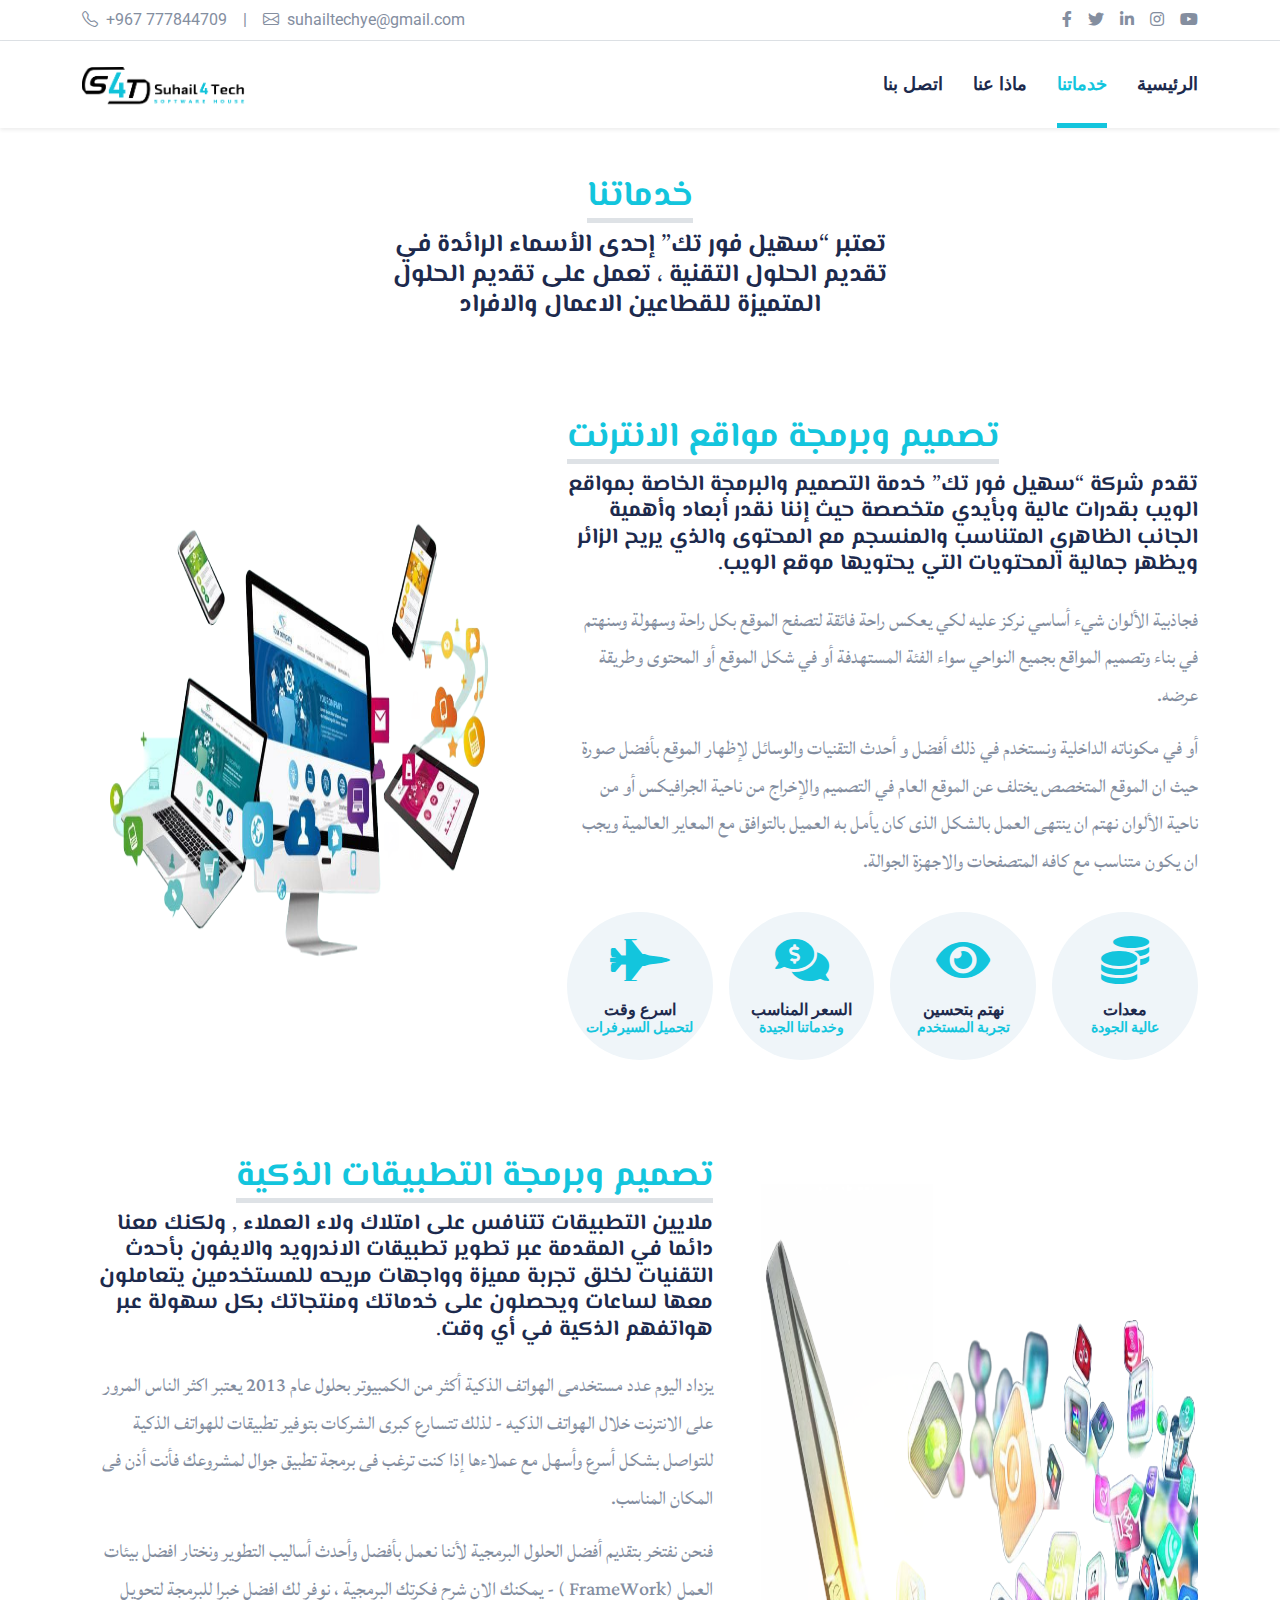
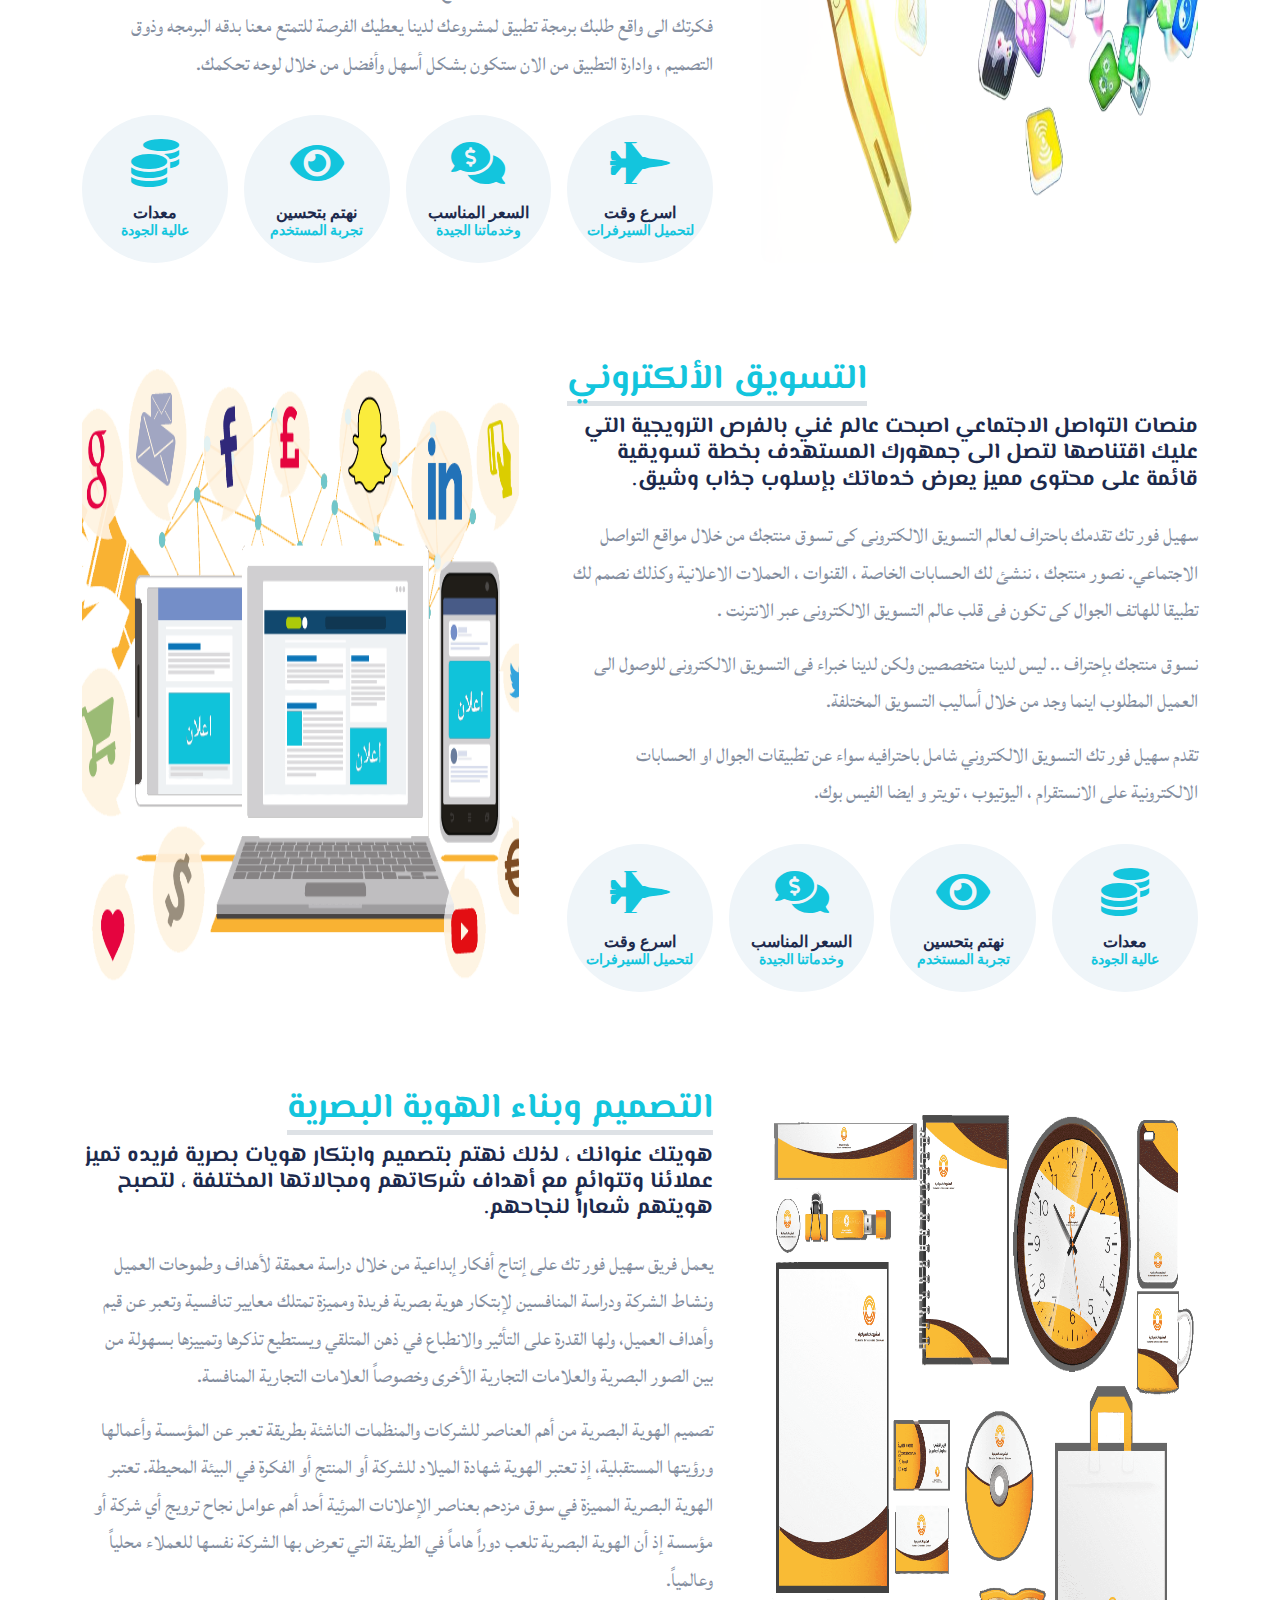
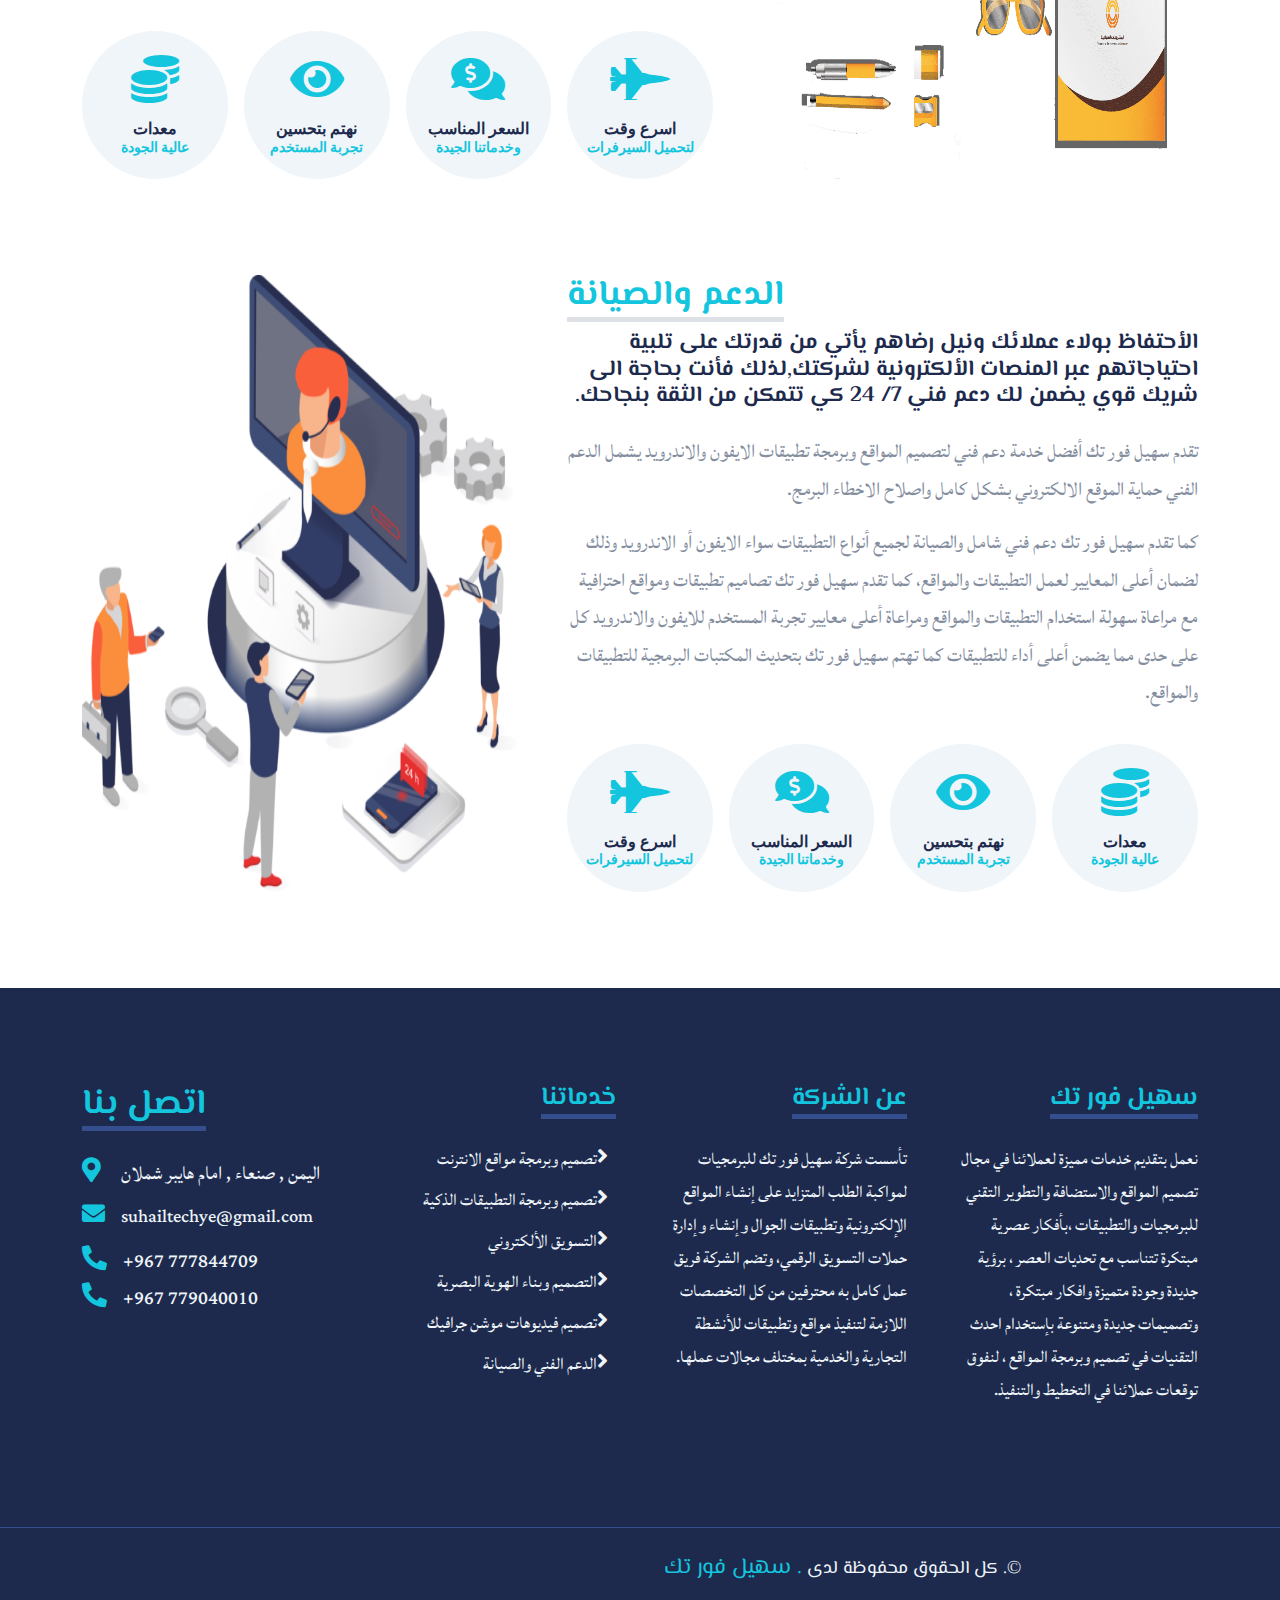
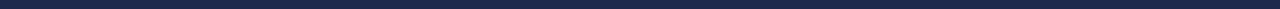
<file: service.html>
<!DOCTYPE html>
<html lang="en">

<head>
    <meta charset="utf-8">
    <title>خدماتنا</title>
    <meta content="width=device-width, initial-scale=1.0" name="viewport">
    <meta content="Free HTML Templates" name="keywords">
    <meta content="Free HTML Templates" name="description">

    <!-- Favicon -->
    <link href="img/icon.png" rel="icon">

    <link rel="preconnect" href="https://fonts.googleapis.com">
    <link rel="preconnect" href="https://fonts.gstatic.com" crossorigin>
    <link href="https://fonts.googleapis.com/css2?family=El+Messiri:wght@500&display=swap" rel="stylesheet">


    <link rel="preconnect" href="https://fonts.googleapis.com">
    <link rel="preconnect" href="https://fonts.gstatic.com" crossorigin>
    <link href="https://fonts.googleapis.com/css2?family=Lateef:wght@200;300&display=swap" rel="stylesheet">

    <!-- Google Web Fonts -->
    <link rel="preconnect" href="https://fonts.gstatic.com">
    <link href="https://fonts.googleapis.com/css2?family=Roboto+Condensed:wght@400;700&family=Roboto:wght@400;700&display=swap" rel="stylesheet">  

    <!-- Icon Font Stylesheet -->
    <link href="https://cdnjs.cloudflare.com/ajax/libs/font-awesome/5.15.0/css/all.min.css" rel="stylesheet">
    <link href="https://cdn.jsdelivr.net/npm/bootstrap-icons@1.4.1/font/bootstrap-icons.css" rel="stylesheet">

    <!-- Libraries Stylesheet -->
    <link href="lib/owlcarousel/assets/owl.carousel.min.css" rel="stylesheet">
    <link href="lib/tempusdominus/css/tempusdominus-bootstrap-4.min.css" rel="stylesheet" />

    <!-- Customized Bootstrap Stylesheet -->
    <link href="css/bootstrap.min.css" rel="stylesheet">

    <!-- Template Stylesheet -->
    <link href="css/style.css" rel="stylesheet">
</head>

<body>
    <!-- Topbar Start -->
    <div class="container-fluid py-2 border-bottom d-none d-lg-block">
        <div class="container">
            <div class="row">
                <div class="col-md-6 text-center text-lg-start mb-2 mb-lg-0">
                    <div class="d-inline-flex align-items-center">
                        <a class="text-decoration-none text-body pe-3" href=""><i class="bi bi-telephone me-2"></i>+967 777844709</a>
                        <span class="text-body">|</span>
                        <a class="text-decoration-none text-body px-3" href=""><i class="bi bi-envelope me-2"></i>suhailtechye@gmail.com</a>
                    </div>
                </div>
                <div class="col-md-6 text-center text-lg-end">
                    <div class="d-inline-flex align-items-center">
                        <a class="text-body px-2" href="">
                            <i class="fab fa-facebook-f"></i>
                        </a>
                        <a class="text-body px-2" href="">
                            <i class="fab fa-twitter"></i>
                        </a>
                        <a class="text-body px-2" href="">
                            <i class="fab fa-linkedin-in"></i>
                        </a>
                        <a class="text-body px-2" href="">
                            <i class="fab fa-instagram"></i>
                        </a>
                        <a class="text-body ps-2" href="">
                            <i class="fab fa-youtube"></i>
                        </a>
                    </div>
                </div>
            </div>
        </div>
    </div>
    <!-- Topbar End -->


    <!-- Navbar Start -->
    <div  class="container-fluid sticky-top bg-white shadow-sm mb-5">
        <div class="container">
            <nav class="navbar navbar-expand-lg bg-white navbar-light py-3 py-lg-0">
                <a href="index.html" class="navbar-brand">
                    <h1 class="m-0 text-uppercase text-primary"><img style="width:170px;   " src="img/s4t3.png"></h1>
                </a>
                <button class="navbar-toggler" type="button" data-bs-toggle="collapse" data-bs-target="#navbarCollapse">
                    <span class="navbar-toggler-icon"></span>
                </button>
                <div style="direction: rtl" class="collapse navbar-collapse" id="navbarCollapse">
                    <div class="navbar-nav ms-auto py-0">
                        <a href="index.html" class="nav-item nav-link">الرئيسية</a>
                      <!--  <div class="nav-item dropdown">
                            <a href="#" class="nav-link dropdown-toggle" data-bs-toggle="dropdown">البرمجة</a>
                            <div class="dropdown-menu m-0">
                                <a href="blog.html" class="dropdown-item">Blog Grid</a>
                                <a href="detail.html" class="dropdown-item">Blog Detail</a>
                                <a href="team.html" class="dropdown-item">The Team</a>
                                <a href="testimonial.html" class="dropdown-item">Testimonial</a>
                                <a href="appointment.html" class="dropdown-item">Appointment</a>
                                <a href="search.html" class="dropdown-item">Search</a>
                            </div>
                        </div>-->
                        <a href="service.html" class="nav-item nav-link active">خدماتنا</a>
                        <a href="about.html" class="nav-item nav-link">ماذا عنا</a>

                       <!-- <a href="price.html" class="nav-item nav-link">لماذا نحن</a>-->

                        <a href="contact.html" class="nav-item nav-link">اتصل بنا</a>
                    </div>
                </div>
            </nav>
        </div>
    </div>
    <!-- Navbar End -->
    

    <!-- Services Start -->
    <div class="text-center mx-auto mb-5" style="max-width: 500px;">
        <h5 class="d-inline-block text-primary text-uppercase border-bottom border-5 fonts2">خدماتنا</h5>
        <h1 style="font-size: 25px" class="display-4 fonts2">تعتبر “سهيل فور تك” إحدى الأسماء الرائدة في تقديم الحلول التقنية ، تعمل على تقديم الحلول المتميزة للقطاعين الاعمال والافراد</h1>
    </div>

    <div class="container-fluid py-5" style="direction: ltr;" >
        <div class="container">
            <div class="row gx-5">
                <div class="col-lg-5 mb-5 mb-lg-0" style="min-height: 500px;">
                    <div class="position-relative h-100">
                        <img class="position-absolute w-100 h-100 rounded" src="img/web2.png" >
                    </div>
                </div>
                <div class="col-lg-7">
                    <div class="mb-4">
                        <h5 style="direction: rtl"  class="d-inline-block text-primary text-uppercase border-bottom border-5  fonts2" >تصميم وبرمجة مواقع الانترنت</h5>
                        <h1 style="font-size: 22px ; direction: rtl" class="display-4  fonts5">تقدم شركة “سهيل فور تك” خدمة التصميم والبرمجة الخاصة بمواقع الويب بقدرات عالية وبأيدي متخصصة حيث إننا نقدر أبعاد وأهمية الجانب الظاهري المتناسب والمنسجم مع المحتوى والذي يريح الزائر ويظهر جمالية المحتويات التي يحتويها موقع الويب. </h1>
                    </div>
                    <p style="font-size: 25px ;  direction: rtl" class="fonts">فجاذبية الألوان شيء أساسي نركز عليه لكي يعكس راحة فائقة لتصفح الموقع بكل راحة وسهولة وسنهتم في بناء وتصميم المواقع بجميع النواحي سواء الفئة المستهدفة أو في شكل الموقع أو المحتوى وطريقة عرضه.</p>



                    <p style="font-size: 25px ;  direction: rtl" class="fonts"> أو في مكوناته الداخلية ونستخدم في ذلك أفضل و أحدث التقنيات والوسائل لإظهار الموقع بأفضل صورة حيث ان الموقع المتخصص يختلف عن الموقع العام في التصميم والإخراج من ناحية الجرافيكس أو من ناحية الألوان نهتم ان ينتهى العمل بالشكل الذى كان يأمل به العميل بالتوافق مع المعاير العالمية ويجب ان يكون متناسب مع كافه المتصفحات والاجهزة الجوالة.</p>

                    <div class="row g-3 pt-3">
                        <div class="col-sm-3 col-6">
                            <div class="bg-light text-center rounded-circle py-4">
                                <!-- <i class="fa-regular fa-gauge-circle-plus"></i>-->
                                <!--  <i class="fa-thin fa-gauge-simple-high"></i>-->

                                <i class="fa fa-3x fa-fighter-jet text-primary mb-3"></i>
                                <h6 class="mb-0">اسرع وقت<small class="d-block text-primary"> لتحميل السيرفرات</small></h6>
                            </div>
                        </div>
                        <div class="col-sm-3 col-6">
                            <div class="bg-light text-center rounded-circle py-4">

                                <i class="fa fa-3x fa-comments-dollar text-primary mb-3"></i>
                                <h6 class="mb-0">  السعر المناسب<small class="d-block text-primary">وخدماتنا الجيدة</small></h6>
                            </div>
                        </div>
                        <div class="col-sm-3 col-6">
                            <div class="bg-light text-center rounded-circle py-4">
                                <i class="fa fa-3x fa-eye text-primary mb-3"></i>
                                <h6 class="mb-0">نهتم بتحسين <small class="d-block text-primary">تجربة المستخدم</small></h6>
                            </div>
                        </div>
                        <div class="col-sm-3 col-6">
                            <div class="bg-light text-center rounded-circle py-4">
                                <i class="fa fa-3x fa-coins text-primary mb-3"></i>
                                <h6 class="mb-0">معدات <small class="d-block text-primary">عالية الجودة</small></h6>
                            </div>
                        </div>
                    </div>
                </div>
            </div>
        </div>
    </div>

    <div class="container-fluid py-5" style="direction: rtl;" >
        <div class="container">
            <div class="row gx-5">
                <div class="col-lg-5 mb-5 mb-lg-0" style="min-height: 500px;">
                    <div class="position-relative h-100">
                        <img class="position-absolute w-100 h-100 rounded" src="img/application.png" >
                    </div>
                </div>
                <div class="col-lg-7">
                    <div class="mb-4">
                        <h5  class="d-inline-block text-primary text-uppercase border-bottom border-5  fonts2" >تصميم وبرمجة التطبيقات الذكية</h5>
                        <h1 style="font-size: 22px ; direction: rtl" class="display-4  fonts2">ملايين التطبيقات تتنافس على امتلاك ولاء العملاء , ولكنك معنا دائما في المقدمة عبر تطوير تطبيقات الاندرويد والايفون بأحدث التقنيات لخلق تجربة مميزة وواجهات مريحه للمستخدمين يتعاملون معها لساعات ويحصلون على خدماتك ومنتجاتك بكل سهولة عبر هواتفهم الذكية في أي وقت.  </h1>
                    </div>
                    <p style="font-size: 25px" class="fonts"> يزداد اليوم عدد مستخدمى الهواتف الذكية أكثر من الكمبيوتر بحلول عام 2013 يعتبر اكثر الناس المرور على الانترنت خلال الهواتف الذكيه - لذلك تتسارع كبرى الشركات بتوفير تطبيقات للهواتف الذكية للتواصل بشكل أسرع وأسهل مع عملاءها إذا كنت ترغب فى برمجة تطبيق جوال لمشروعك فأنت أذن فى المكان المناسب.</p>



                    <p style="font-size: 25px" class="fonts"> فنحن نفتخر بتقديم أفضل الحلول البرمجية لأننا نعمل بأفضل وأحدث أساليب التطوير ونختار افضل بيئات العمل (FrameWork ) - يمكنك الان شرح فكرتك البرمجية ، نوفر لك افضل خبرا للبرمجة لتحويل فكرتك الى واقع طلبك برمجة تطبيق لمشروعك لدينا يعطيك الفرصة للتمتع معنا بدقه البرمجه وذوق التصميم ، وادارة التطبيق من الان ستكون بشكل أسهل وأفضل من خلال لوحه تحكمك.</p>

                    <div class="row g-3 pt-3">
                        <div class="col-sm-3 col-6">
                            <div class="bg-light text-center rounded-circle py-4">
                                <!-- <i class="fa-regular fa-gauge-circle-plus"></i>-->
                                <!--  <i class="fa-thin fa-gauge-simple-high"></i>-->

                                <i class="fa fa-3x fa-fighter-jet text-primary mb-3"></i>
                                <h6 class="mb-0">اسرع وقت<small class="d-block text-primary"> لتحميل السيرفرات</small></h6>
                            </div>
                        </div>
                        <div class="col-sm-3 col-6">
                            <div class="bg-light text-center rounded-circle py-4">

                                <i class="fa fa-3x fa-comments-dollar text-primary mb-3"></i>
                                <h6 class="mb-0">  السعر المناسب<small class="d-block text-primary">وخدماتنا الجيدة</small></h6>
                            </div>
                        </div>
                        <div class="col-sm-3 col-6">
                            <div class="bg-light text-center rounded-circle py-4">
                                <i class="fa fa-3x fa-eye text-primary mb-3"></i>
                                <h6 class="mb-0">نهتم بتحسين <small class="d-block text-primary">تجربة المستخدم</small></h6>
                            </div>
                        </div>
                        <div class="col-sm-3 col-6">
                            <div class="bg-light text-center rounded-circle py-4">
                                <i class="fa fa-3x fa-coins text-primary mb-3"></i>
                                <h6 class="mb-0">معدات <small class="d-block text-primary">عالية الجودة</small></h6>
                            </div>
                        </div>
                    </div>
                </div>
            </div>
        </div>
    </div>

    <div class="container-fluid py-5" style="direction: ltr;" >
        <div class="container">
            <div class="row gx-5">
                <div class="col-lg-5 mb-5 mb-lg-0" style="min-height: 500px;">
                    <div class="position-relative h-100">
                        <img class="position-absolute w-100 h-100 rounded" src="img/game.png" >
                    </div>
                </div>
                <div class="col-lg-7">
                    <div class="mb-4">
                        <h5  class="d-inline-block text-primary text-uppercase border-bottom border-5  fonts2" >التسويق الألكتروني</h5>
                        <h1 style="font-size: 22px ; direction: rtl" class="display-4  fonts2">منصات التواصل الاجتماعي اصبحت عالم غني بالفرص الترويجية التي عليك اقتناصها لتصل الى جمهورك المستهدف بخطة تسويقية قائمة على محتوى مميز يعرض خدماتك بإسلوب جذاب وشيق.  </h1>
                    </div>
                    <p style="font-size: 25px ; direction: rtl" class="fonts">سهيل فور تك تقدمك باحتراف لعالم التسويق الالكترونى كى تسوق منتجك من خلال مواقع التواصل الاجتماعي.
                        نصور منتجك ، ننشئ لك الحسابات الخاصة ، القنوات ، الحملات الاعلانية وكذلك نصمم لك تطبيقا للهاتف الجوال كى تكون فى قلب عالم التسويق الالكترونى عبر الانترنت .</p>



                    <p style="font-size: 25px ; direction: rtl" class="fonts">نسوق منتجك بإحتراف .. ليس لدينا متخصصين  ولكن لدينا خبراء فى التسويق الالكترونى للوصول الى العميل المطلوب اينما وجد من خلال أساليب التسويق المختلفة.</p>
                    <p style="font-size: 25px ; direction: rtl" class="fonts">تقدم سهيل فور تك التسويق الالكتروني شامل باحترافيه سواء عن تطبيقات الجوال او الحسابات الالكترونية على الانستقرام  ، اليوتيوب ، تويتر و ايضا الفيس بوك.</p>
                    <div class="row g-3 pt-3">
                        <div class="col-sm-3 col-6">
                            <div class="bg-light text-center rounded-circle py-4">
                                <!-- <i class="fa-regular fa-gauge-circle-plus"></i>-->
                                <!--  <i class="fa-thin fa-gauge-simple-high"></i>-->

                                <i class="fa fa-3x fa-fighter-jet text-primary mb-3"></i>
                                <h6 class="mb-0">اسرع وقت<small class="d-block text-primary"> لتحميل السيرفرات</small></h6>
                            </div>
                        </div>
                        <div class="col-sm-3 col-6">
                            <div class="bg-light text-center rounded-circle py-4">

                                <i class="fa fa-3x fa-comments-dollar text-primary mb-3"></i>
                                <h6 class="mb-0">  السعر المناسب<small class="d-block text-primary">وخدماتنا الجيدة</small></h6>
                            </div>
                        </div>
                        <div class="col-sm-3 col-6">
                            <div class="bg-light text-center rounded-circle py-4">
                                <i class="fa fa-3x fa-eye text-primary mb-3"></i>
                                <h6 class="mb-0">نهتم بتحسين <small class="d-block text-primary">تجربة المستخدم</small></h6>
                            </div>
                        </div>
                        <div class="col-sm-3 col-6">
                            <div class="bg-light text-center rounded-circle py-4">
                                <i class="fa fa-3x fa-coins text-primary mb-3"></i>
                                <h6 class="mb-0">معدات <small class="d-block text-primary">عالية الجودة</small></h6>
                            </div>
                        </div>
                    </div>
                </div>
            </div>
        </div>
    </div>

    <div class="container-fluid py-5" style="direction: rtl;" >
        <div class="container">
            <div class="row gx-5">
                <div class="col-lg-5 mb-5 mb-lg-0" style="min-height: 500px;">
                    <div class="position-relative h-100">
                        <img class="position-absolute w-100 h-100 rounded" src="img/mm.png" >
                    </div>
                </div>
                <div class="col-lg-7">
                    <div class="mb-4">
                        <h5  class="d-inline-block text-primary text-uppercase border-bottom border-5  fonts2" >التصميم وبناء الهوية البصرية</h5>
                        <h1 style="font-size: 22px" class="display-4  fonts2">هويتك عنوانك ، لذلك نهتم بتصميم وابتكار هويات بصرية فريده تميز عملائنا وتتوائم مع أهداف شركاتهم ومجالاتها المختلفة ، لتصبح هويتهم شعاراً لنجاحهم.</h1>
                    </div>
                    <p style="font-size: 25px" class="fonts"> يعمل فريق سهيل فور تك على إنتاج أفكار إبداعية من خلال دراسة معمقة لأهداف وطموحات العميل ونشاط الشركة ودراسة المنافسين لإبتكار هوية بصرية فريدة ومميزة تمتلك معايير تنافسية وتعبر عن قيم وأهداف العميل، ولها القدرة على التأثير والانطباع في ذهن المتلقي ويستطيع تذكرها وتمييزها بسهولة من بين الصور البصرية والعلامات التجارية الأخرى وخصوصاً العلامات التجارية المنافسة.</p>



                    <p style="font-size: 25px" class="fonts">
                        تصميم الهوية البصرية من أهم العناصر للشركات والمنظمات الناشئة بطريقة تعبر عن المؤسسة وأعمالها ورؤيتها المستقبلية، إذ تعتبر الهوية شهادة الميلاد للشركة أو المنتج أو الفكرة في البيئة المحيطة.
                        تعتبر الهوية البصرية المميزة في سوق مزدحم بعناصر الإعلانات المرئية أحد أهم عوامل نجاح ترويج أي شركة أو مؤسسة إذ أن الهوية البصرية تلعب دوراً هاماً في الطريقة التي تعرض بها الشركة نفسها للعملاء محلياً وعالمياً.</p>

                    <div class="row g-3 pt-3">
                        <div class="col-sm-3 col-6">
                            <div class="bg-light text-center rounded-circle py-4">
                                <!-- <i class="fa-regular fa-gauge-circle-plus"></i>-->
                                <!--  <i class="fa-thin fa-gauge-simple-high"></i>-->

                                <i class="fa fa-3x fa-fighter-jet text-primary mb-3"></i>
                                <h6 class="mb-0">اسرع وقت<small class="d-block text-primary"> لتحميل السيرفرات</small></h6>
                            </div>
                        </div>
                        <div class="col-sm-3 col-6">
                            <div class="bg-light text-center rounded-circle py-4">

                                <i class="fa fa-3x fa-comments-dollar text-primary mb-3"></i>
                                <h6 class="mb-0">  السعر المناسب<small class="d-block text-primary">وخدماتنا الجيدة</small></h6>
                            </div>
                        </div>
                        <div class="col-sm-3 col-6">
                            <div class="bg-light text-center rounded-circle py-4">
                                <i class="fa fa-3x fa-eye text-primary mb-3"></i>
                                <h6 class="mb-0">نهتم بتحسين <small class="d-block text-primary">تجربة المستخدم</small></h6>
                            </div>
                        </div>
                        <div class="col-sm-3 col-6">
                            <div class="bg-light text-center rounded-circle py-4">
                                <i class="fa fa-3x fa-coins text-primary mb-3"></i>
                                <h6 class="mb-0">معدات <small class="d-block text-primary">عالية الجودة</small></h6>
                            </div>
                        </div>
                    </div>
                </div>
            </div>
        </div>
    </div>

    <div class="container-fluid py-5" style="direction: ltr;" >
        <div class="container">
            <div class="row gx-5">
                <div class="col-lg-5 mb-5 mb-lg-0" style="min-height: 500px;">
                    <div class="position-relative h-100">
                        <img style="height: 50px" class="position-absolute w-100 h-100 rounded" src="img/hello.png" >
                    </div>
                </div>
                <div class="col-lg-7">
                    <div class="mb-4">
                        <h5  class="d-inline-block text-primary text-uppercase border-bottom border-5  fonts2" >الدعم والصيانة</h5>
                        <h1 style="font-size: 22px ; direction: rtl" class="display-4  fonts2">الأحتفاظ بولاء عملائك ونيل رضاهم يأتي من قدرتك على تلبية احتياجاتهم عبر المنصات الألكترونية لشركتك,لذلك فأنت بحاجة الى شريك قوي يضمن لك دعم فني 7/ 24 كي تتمكن من الثقة بنجاحك.</h1>
                    </div>
                    <p style="font-size: 25px; direction: rtl" class="fonts"> تقدم سهيل فور تك أفضل خدمة دعم فني لتصميم المواقع وبرمجة تطبيقات الايفون والاندرويد يشمل الدعم الفني حماية الموقع الالكتروني بشكل كامل واصلاح الاخطاء البرمج.</p>



                    <p style="font-size: 25px ; direction: rtl" class="fonts">
                        كما تقدم سهيل فور تك دعم فني شامل والصيانة لجميع أنواع التطبيقات سواء الايفون أو الاندرويد  وذلك لضمان أعلى المعايير لعمل التطبيقات والمواقع، كما تقدم سهيل فور تك تصاميم تطبيقات ومواقع احترافية مع مراعاة سهولة استخدام التطبيقات والمواقع ومراعاة أعلى معايير تجربة المستخدم للايفون والاندرويد كل على حدى مما يضمن أعلى أداء للتطبيقات كما تهتم سهيل فور تك بتحديث المكتبات البرمجية للتطبيقات والمواقع.</p>

                    <div class="row g-3 pt-3">
                        <div class="col-sm-3 col-6">
                            <div class="bg-light text-center rounded-circle py-4">
                                <!-- <i class="fa-regular fa-gauge-circle-plus"></i>-->
                                <!--  <i class="fa-thin fa-gauge-simple-high"></i>-->

                                <i class="fa fa-3x fa-fighter-jet text-primary mb-3"></i>
                                <h6 class="mb-0">اسرع وقت<small class="d-block text-primary"> لتحميل السيرفرات</small></h6>
                            </div>
                        </div>
                        <div class="col-sm-3 col-6">
                            <div class="bg-light text-center rounded-circle py-4">

                                <i class="fa fa-3x fa-comments-dollar text-primary mb-3"></i>
                                <h6 class="mb-0">  السعر المناسب<small class="d-block text-primary">وخدماتنا الجيدة</small></h6>
                            </div>
                        </div>
                        <div class="col-sm-3 col-6">
                            <div class="bg-light text-center rounded-circle py-4">
                                <i class="fa fa-3x fa-eye text-primary mb-3"></i>
                                <h6 class="mb-0">نهتم بتحسين <small class="d-block text-primary">تجربة المستخدم</small></h6>
                            </div>
                        </div>
                        <div class="col-sm-3 col-6">
                            <div class="bg-light text-center rounded-circle py-4">
                                <i class="fa fa-3x fa-coins text-primary mb-3"></i>
                                <h6 class="mb-0">معدات <small class="d-block text-primary">عالية الجودة</small></h6>
                            </div>
                        </div>
                    </div>
                </div>
            </div>
        </div>
    </div>



    <!-- Services End -->


    <!-- Appointment Start -->

    <!-- Appointment End -->


    <!-- Testimonial Start -->

    <!-- Testimonial End -->


    <!-- Footer Start -->
    <div  class="container-fluid bg-dark text-light mt-5 py-5">
        <div class="container py-5">
            <div class="row g-5">
                <div class="col-lg-3 col-md-6">
                    <h4 class="d-inline-block text-primary text-uppercase border-bottom border-5 border-secondary mb-4 fonts2">اتصل بنا</h4>
                    <!--  <p class="mb-4">No dolore ipsum accusam no lorem. Invidunt sed clita kasd clita et et dolor sed dolor</p>-->
                    <p class="mb-2 fonts"><i class="fa fa-map-marker-alt text-primary me-3 "></i> اليمن , صنعاء , امام هايبر شملان</p>
                    <p style="font-size: 23px" class="mb-2 fonts"><i class="fa fa-envelope text-primary me-3"></i>suhailtechye@gmail.com</p>
                    <p class="mb-0 fonts"><i class="fa fa-phone-alt text-primary me-3"></i>+967 777844709</p>
                    <p class="mb-0 fonts"><i class="fa fa-phone-alt text-primary me-3"></i>+967 779040010</p>
                </div>
                <div style="direction: rtl" class="col-lg-3 col-md-6">
                    <h4 style="font-size: 25px" class="d-inline-block text-primary text-uppercase border-bottom border-5 border-secondary mb-4 fonts2">خدماتنا</h4>
                    <div class="d-flex flex-column justify-content-start">
                        <a style="font-size: 22px" class="text-light mb-2 fonts" ><i class="fa fa-angle-right me-2 "></i>تصميم وبرمجة مواقع الانترنت</a>
                        <a style="font-size: 22px" class="text-light mb-2 fonts" ><i class="fa fa-angle-right me-2"></i>تصميم وبرمجة التطبيقات الذكية</a>
                        <a style="font-size: 22px" class="text-light mb-2 fonts" ><i class="fa fa-angle-right me-2"></i>التسويق الألكتروني</a>
                        <a style="font-size: 22px" class="text-light mb-2 fonts"><i class="fa fa-angle-right me-2"></i>التصميم وبناء الهوية البصرية</a>
                        <a style="font-size: 22px" class="text-light mb-2 fonts" ><i class="fa fa-angle-right me-2"></i>تصميم فيديوهات موشن جرافيك</a>
                        <a style="font-size: 22px" class="text-light fonts" ><i class="fa fa-angle-right me-2"></i>الدعم الفني والصيانة</a>
                    </div>
                </div>


                <div style="direction: rtl" class="col-lg-3 col-md-6">
                    <h4 style="font-size: 25px" class="d-inline-block text-primary text-uppercase border-bottom border-5 border-secondary mb-4 fonts2">عن الشركة</h4>
                    <p style="font-size: 22px" class="mb-4 fonts">تأسست شركة سهيل فور تك للبرمجيات لمواكبة الطلب المتزايد على إنشاء المواقع الإلكترونية وتطبيقات الجوال وإنشاء وإدارة حملات التسويق الرقمي، وتضم الشركة فريق عمل كامل به محترفين من كل التخصصات اللازمة لتنفيذ مواقع وتطبيقات للأنشطة التجارية والخدمية بمختلف مجالات عملها.</p>

                </div>
                <div style="direction: rtl" class="col-lg-3 col-md-6">
                    <h4 style="font-size: 25px" class="d-inline-block text-primary text-uppercase border-bottom border-5 border-secondary mb-4 fonts2">سهيل فور تك</h4>
                    <p style="font-size: 22px" class="mb-4 fonts">نعمل  بتقديم خدمات مميزة لعملائنا في مجال تصميم المواقع والاستضافة والتطوير التقني للبرمجيات والتطبيقات ،بأفكار عصرية مبتكرة تتناسب مع تحديات العصر ، برؤية جديدة وجودة متميزة وافكار مبتكرة ، وتصميمات جديدة ومتنوعة بإستخدام احدث التقنيات في تصميم وبرمجة المواقع ، لنفوق توقعات عملائنا في التخطيط والتنفيذ.</p>

                </div>


            </div>
        </div>
    </div>
    <div style="direction: rtl" class="container-fluid bg-dark text-light border-top border-secondary py-4">
        <div class="container">
            <div class="row g-5">
                <div class="col-md-6 text-center text-md-start">
                    <p style="font-size: 18px" class="mb-md-0 fonts2">&copy;. كل الحقوق محفوظة لدى <a style="font-size: 22px" class="text-primary fonts2" href="#">   . سهيل فور تك  </a></p>
                </div>

            </div>
        </div>
    </div>
    <!-- Footer End -->


    <!-- Back to Top -->
    <a   href="https://wa.me/+967777844709"  class=" btn-lg btn-primary btn-lg-square back-to-top"  ></a>
<!--
    <a href="#" class="btn btn-lg btn-primary btn-lg-square back-to-top"><i class="bi bi-arrow-up"></i></a>
-->


    <!-- JavaScript Libraries -->
    <script src="https://code.jquery.com/jquery-3.4.1.min.js"></script>
    <script src="https://cdn.jsdelivr.net/npm/bootstrap@5.0.0/dist/js/bootstrap.bundle.min.js"></script>
    <script src="lib/easing/easing.min.js"></script>
    <script src="lib/waypoints/waypoints.min.js"></script>
    <script src="lib/owlcarousel/owl.carousel.min.js"></script>
    <script src="lib/tempusdominus/js/moment.min.js"></script>
    <script src="lib/tempusdominus/js/moment-timezone.min.js"></script>
    <script src="lib/tempusdominus/js/tempusdominus-bootstrap-4.min.js"></script>

    <!-- Template Javascript -->
    <script src="js/main.js"></script>
</body>

</html>
</file>
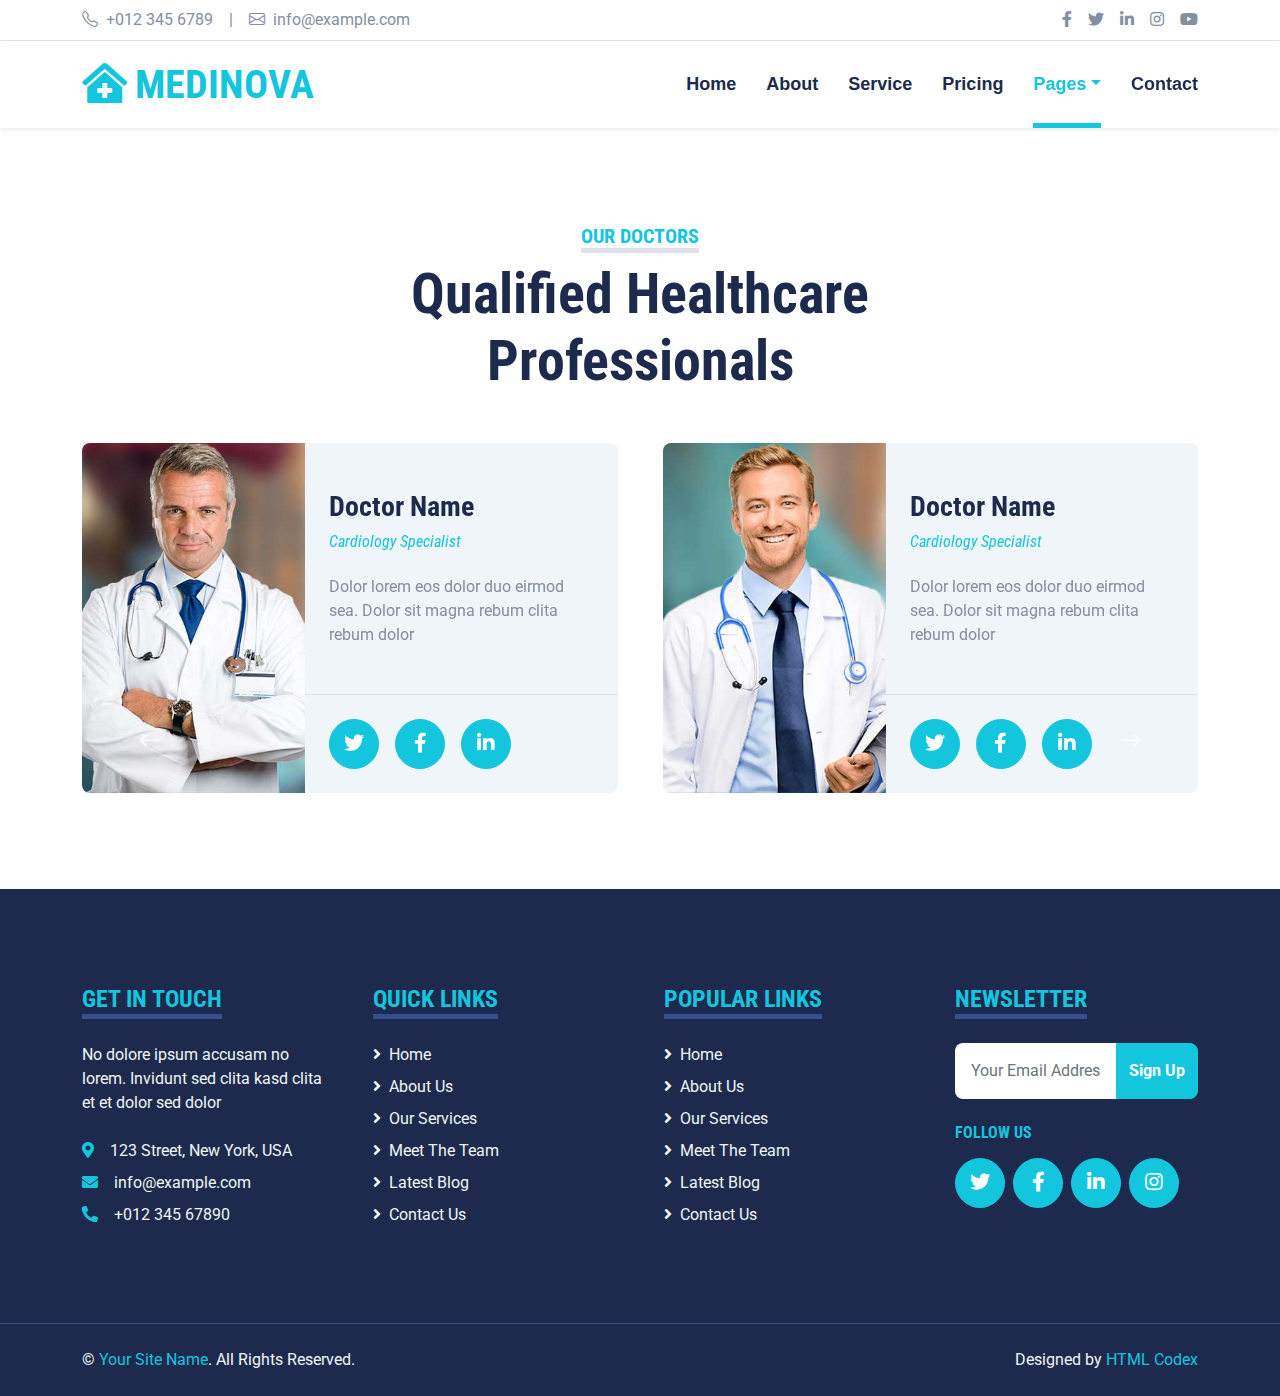
<file: team.html>
<!DOCTYPE html>
<html lang="en">

<head>
    <meta charset="utf-8">
    <title>MEDINOVA - Hospital Website Template</title>
    <meta content="width=device-width, initial-scale=1.0" name="viewport">
    <meta content="Free HTML Templates" name="keywords">
    <meta content="Free HTML Templates" name="description">

    <!-- Favicon -->
    <link href="img/favicon.ico" rel="icon">

    <!-- Google Web Fonts -->
    <link rel="preconnect" href="https://fonts.gstatic.com">
    <link href="https://fonts.googleapis.com/css2?family=Roboto+Condensed:wght@400;700&family=Roboto:wght@400;700&display=swap" rel="stylesheet">  

    <!-- Icon Font Stylesheet -->
    <link href="https://cdnjs.cloudflare.com/ajax/libs/font-awesome/5.15.0/css/all.min.css" rel="stylesheet">
    <link href="https://cdn.jsdelivr.net/npm/bootstrap-icons@1.4.1/font/bootstrap-icons.css" rel="stylesheet">

    <!-- Libraries Stylesheet -->
    <link href="lib/owlcarousel/assets/owl.carousel.min.css" rel="stylesheet">
    <link href="lib/tempusdominus/css/tempusdominus-bootstrap-4.min.css" rel="stylesheet" />

    <!-- Customized Bootstrap Stylesheet -->
    <link href="css/bootstrap.min.css" rel="stylesheet">

    <!-- Template Stylesheet -->
    <link href="css/style.css" rel="stylesheet">
</head>

<body>
    <!-- Topbar Start -->
    <div class="container-fluid py-2 border-bottom d-none d-lg-block">
        <div class="container">
            <div class="row">
                <div class="col-md-6 text-center text-lg-start mb-2 mb-lg-0">
                    <div class="d-inline-flex align-items-center">
                        <a class="text-decoration-none text-body pe-3" href=""><i class="bi bi-telephone me-2"></i>+012 345 6789</a>
                        <span class="text-body">|</span>
                        <a class="text-decoration-none text-body px-3" href=""><i class="bi bi-envelope me-2"></i>info@example.com</a>
                    </div>
                </div>
                <div class="col-md-6 text-center text-lg-end">
                    <div class="d-inline-flex align-items-center">
                        <a class="text-body px-2" href="">
                            <i class="fab fa-facebook-f"></i>
                        </a>
                        <a class="text-body px-2" href="">
                            <i class="fab fa-twitter"></i>
                        </a>
                        <a class="text-body px-2" href="">
                            <i class="fab fa-linkedin-in"></i>
                        </a>
                        <a class="text-body px-2" href="">
                            <i class="fab fa-instagram"></i>
                        </a>
                        <a class="text-body ps-2" href="">
                            <i class="fab fa-youtube"></i>
                        </a>
                    </div>
                </div>
            </div>
        </div>
    </div>
    <!-- Topbar End -->


    <!-- Navbar Start -->
    <div class="container-fluid sticky-top bg-white shadow-sm mb-5">
        <div class="container">
            <nav class="navbar navbar-expand-lg bg-white navbar-light py-3 py-lg-0">
                <a href="index.html" class="navbar-brand">
                    <h1 class="m-0 text-uppercase text-primary"><i class="fa fa-clinic-medical me-2"></i>Medinova</h1>
                </a>
                <button class="navbar-toggler" type="button" data-bs-toggle="collapse" data-bs-target="#navbarCollapse">
                    <span class="navbar-toggler-icon"></span>
                </button>
                <div class="collapse navbar-collapse" id="navbarCollapse">
                    <div class="navbar-nav ms-auto py-0">
                        <a href="index.html" class="nav-item nav-link">Home</a>
                        <a href="about.html" class="nav-item nav-link">About</a>
                        <a href="service.html" class="nav-item nav-link">Service</a>
                        <a href="price.html" class="nav-item nav-link">Pricing</a>
                        <div class="nav-item dropdown">
                            <a href="#" class="nav-link dropdown-toggle active" data-bs-toggle="dropdown">Pages</a>
                            <div class="dropdown-menu m-0">
                                <a href="blog.html" class="dropdown-item">Blog Grid</a>
                                <a href="detail.html" class="dropdown-item">Blog Detail</a>
                                <a href="team.html" class="dropdown-item active">The Team</a>
                                <a href="testimonial.html" class="dropdown-item">Testimonial</a>
                                <a href="appointment.html" class="dropdown-item">Appointment</a>
                                <a href="search.html" class="dropdown-item">Search</a>
                            </div>
                        </div>
                        <a href="contact.html" class="nav-item nav-link">Contact</a>
                    </div>
                </div>
            </nav>
        </div>
    </div>
    <!-- Navbar End -->


    <!-- Team Start -->
    <div class="container-fluid py-5">
        <div class="container">
            <div class="text-center mx-auto mb-5" style="max-width: 500px;">
                <h5 class="d-inline-block text-primary text-uppercase border-bottom border-5">Our Doctors</h5>
                <h1 class="display-4">Qualified Healthcare Professionals</h1>
            </div>
            <div class="owl-carousel team-carousel position-relative">
                <div class="team-item">
                    <div class="row g-0 bg-light rounded overflow-hidden">
                        <div class="col-12 col-sm-5 h-100">
                            <img class="img-fluid h-100" src="img/team-1.jpg" style="object-fit: cover;">
                        </div>
                        <div class="col-12 col-sm-7 h-100 d-flex flex-column">
                            <div class="mt-auto p-4">
                                <h3>Doctor Name</h3>
                                <h6 class="fw-normal fst-italic text-primary mb-4">Cardiology Specialist</h6>
                                <p class="m-0">Dolor lorem eos dolor duo eirmod sea. Dolor sit magna rebum clita rebum dolor</p>
                            </div>
                            <div class="d-flex mt-auto border-top p-4">
                                <a class="btn btn-lg btn-primary btn-lg-square rounded-circle me-3" href="#"><i class="fab fa-twitter"></i></a>
                                <a class="btn btn-lg btn-primary btn-lg-square rounded-circle me-3" href="#"><i class="fab fa-facebook-f"></i></a>
                                <a class="btn btn-lg btn-primary btn-lg-square rounded-circle" href="#"><i class="fab fa-linkedin-in"></i></a>
                            </div>
                        </div>
                    </div>
                </div>
                <div class="team-item">
                    <div class="row g-0 bg-light rounded overflow-hidden">
                        <div class="col-12 col-sm-5 h-100">
                            <img class="img-fluid h-100" src="img/team-2.jpg" style="object-fit: cover;">
                        </div>
                        <div class="col-12 col-sm-7 h-100 d-flex flex-column">
                            <div class="mt-auto p-4">
                                <h3>Doctor Name</h3>
                                <h6 class="fw-normal fst-italic text-primary mb-4">Cardiology Specialist</h6>
                                <p class="m-0">Dolor lorem eos dolor duo eirmod sea. Dolor sit magna rebum clita rebum dolor</p>
                            </div>
                            <div class="d-flex mt-auto border-top p-4">
                                <a class="btn btn-lg btn-primary btn-lg-square rounded-circle me-3" href="#"><i class="fab fa-twitter"></i></a>
                                <a class="btn btn-lg btn-primary btn-lg-square rounded-circle me-3" href="#"><i class="fab fa-facebook-f"></i></a>
                                <a class="btn btn-lg btn-primary btn-lg-square rounded-circle" href="#"><i class="fab fa-linkedin-in"></i></a>
                            </div>
                        </div>
                    </div>
                </div>
                <div class="team-item">
                    <div class="row g-0 bg-light rounded overflow-hidden">
                        <div class="col-12 col-sm-5 h-100">
                            <img class="img-fluid h-100" src="img/team-3.jpg" style="object-fit: cover;">
                        </div>
                        <div class="col-12 col-sm-7 h-100 d-flex flex-column">
                            <div class="mt-auto p-4">
                                <h3>Doctor Name</h3>
                                <h6 class="fw-normal fst-italic text-primary mb-4">Cardiology Specialist</h6>
                                <p class="m-0">Dolor lorem eos dolor duo eirmod sea. Dolor sit magna rebum clita rebum dolor</p>
                            </div>
                            <div class="d-flex mt-auto border-top p-4">
                                <a class="btn btn-lg btn-primary btn-lg-square rounded-circle me-3" href="#"><i class="fab fa-twitter"></i></a>
                                <a class="btn btn-lg btn-primary btn-lg-square rounded-circle me-3" href="#"><i class="fab fa-facebook-f"></i></a>
                                <a class="btn btn-lg btn-primary btn-lg-square rounded-circle" href="#"><i class="fab fa-linkedin-in"></i></a>
                            </div>
                        </div>
                    </div>
                </div>
            </div>
        </div>
    </div>
    <!-- Team End -->


    <!-- Footer Start -->
    <div class="container-fluid bg-dark text-light mt-5 py-5">
        <div class="container py-5">
            <div class="row g-5">
                <div class="col-lg-3 col-md-6">
                    <h4 class="d-inline-block text-primary text-uppercase border-bottom border-5 border-secondary mb-4">Get In Touch</h4>
                    <p class="mb-4">No dolore ipsum accusam no lorem. Invidunt sed clita kasd clita et et dolor sed dolor</p>
                    <p class="mb-2"><i class="fa fa-map-marker-alt text-primary me-3"></i>123 Street, New York, USA</p>
                    <p class="mb-2"><i class="fa fa-envelope text-primary me-3"></i>info@example.com</p>
                    <p class="mb-0"><i class="fa fa-phone-alt text-primary me-3"></i>+012 345 67890</p>
                </div>
                <div class="col-lg-3 col-md-6">
                    <h4 class="d-inline-block text-primary text-uppercase border-bottom border-5 border-secondary mb-4">Quick Links</h4>
                    <div class="d-flex flex-column justify-content-start">
                        <a class="text-light mb-2" href="#"><i class="fa fa-angle-right me-2"></i>Home</a>
                        <a class="text-light mb-2" href="#"><i class="fa fa-angle-right me-2"></i>About Us</a>
                        <a class="text-light mb-2" href="#"><i class="fa fa-angle-right me-2"></i>Our Services</a>
                        <a class="text-light mb-2" href="#"><i class="fa fa-angle-right me-2"></i>Meet The Team</a>
                        <a class="text-light mb-2" href="#"><i class="fa fa-angle-right me-2"></i>Latest Blog</a>
                        <a class="text-light" href="#"><i class="fa fa-angle-right me-2"></i>Contact Us</a>
                    </div>
                </div>
                <div class="col-lg-3 col-md-6">
                    <h4 class="d-inline-block text-primary text-uppercase border-bottom border-5 border-secondary mb-4">Popular Links</h4>
                    <div class="d-flex flex-column justify-content-start">
                        <a class="text-light mb-2" href="#"><i class="fa fa-angle-right me-2"></i>Home</a>
                        <a class="text-light mb-2" href="#"><i class="fa fa-angle-right me-2"></i>About Us</a>
                        <a class="text-light mb-2" href="#"><i class="fa fa-angle-right me-2"></i>Our Services</a>
                        <a class="text-light mb-2" href="#"><i class="fa fa-angle-right me-2"></i>Meet The Team</a>
                        <a class="text-light mb-2" href="#"><i class="fa fa-angle-right me-2"></i>Latest Blog</a>
                        <a class="text-light" href="#"><i class="fa fa-angle-right me-2"></i>Contact Us</a>
                    </div>
                </div>
                <div class="col-lg-3 col-md-6">
                    <h4 class="d-inline-block text-primary text-uppercase border-bottom border-5 border-secondary mb-4">Newsletter</h4>
                    <form action="">
                        <div class="input-group">
                            <input type="text" class="form-control p-3 border-0" placeholder="Your Email Address">
                            <button class="btn btn-primary">Sign Up</button>
                        </div>
                    </form>
                    <h6 class="text-primary text-uppercase mt-4 mb-3">Follow Us</h6>
                    <div class="d-flex">
                        <a class="btn btn-lg btn-primary btn-lg-square rounded-circle me-2" href="#"><i class="fab fa-twitter"></i></a>
                        <a class="btn btn-lg btn-primary btn-lg-square rounded-circle me-2" href="#"><i class="fab fa-facebook-f"></i></a>
                        <a class="btn btn-lg btn-primary btn-lg-square rounded-circle me-2" href="#"><i class="fab fa-linkedin-in"></i></a>
                        <a class="btn btn-lg btn-primary btn-lg-square rounded-circle" href="#"><i class="fab fa-instagram"></i></a>
                    </div>
                </div>
            </div>
        </div>
    </div>
    <div class="container-fluid bg-dark text-light border-top border-secondary py-4">
        <div class="container">
            <div class="row g-5">
                <div class="col-md-6 text-center text-md-start">
                    <p class="mb-md-0">&copy; <a class="text-primary" href="#">Your Site Name</a>. All Rights Reserved.</p>
                </div>
                <div class="col-md-6 text-center text-md-end">
                    <p class="mb-0">Designed by <a class="text-primary" href="https://htmlcodex.com">HTML Codex</a></p>
                </div>
            </div>
        </div>
    </div>
    <!-- Footer End -->


    <!-- Back to Top -->
    <a href="#" class="btn btn-lg btn-primary btn-lg-square back-to-top"><i class="bi bi-arrow-up"></i></a>


    <!-- JavaScript Libraries -->
    <script src="https://code.jquery.com/jquery-3.4.1.min.js"></script>
    <script src="https://cdn.jsdelivr.net/npm/bootstrap@5.0.0/dist/js/bootstrap.bundle.min.js"></script>
    <script src="lib/easing/easing.min.js"></script>
    <script src="lib/waypoints/waypoints.min.js"></script>
    <script src="lib/owlcarousel/owl.carousel.min.js"></script>
    <script src="lib/tempusdominus/js/moment.min.js"></script>
    <script src="lib/tempusdominus/js/moment-timezone.min.js"></script>
    <script src="lib/tempusdominus/js/tempusdominus-bootstrap-4.min.js"></script>

    <!-- Template Javascript -->
    <script src="js/main.js"></script>
</body>

</html>
</file>
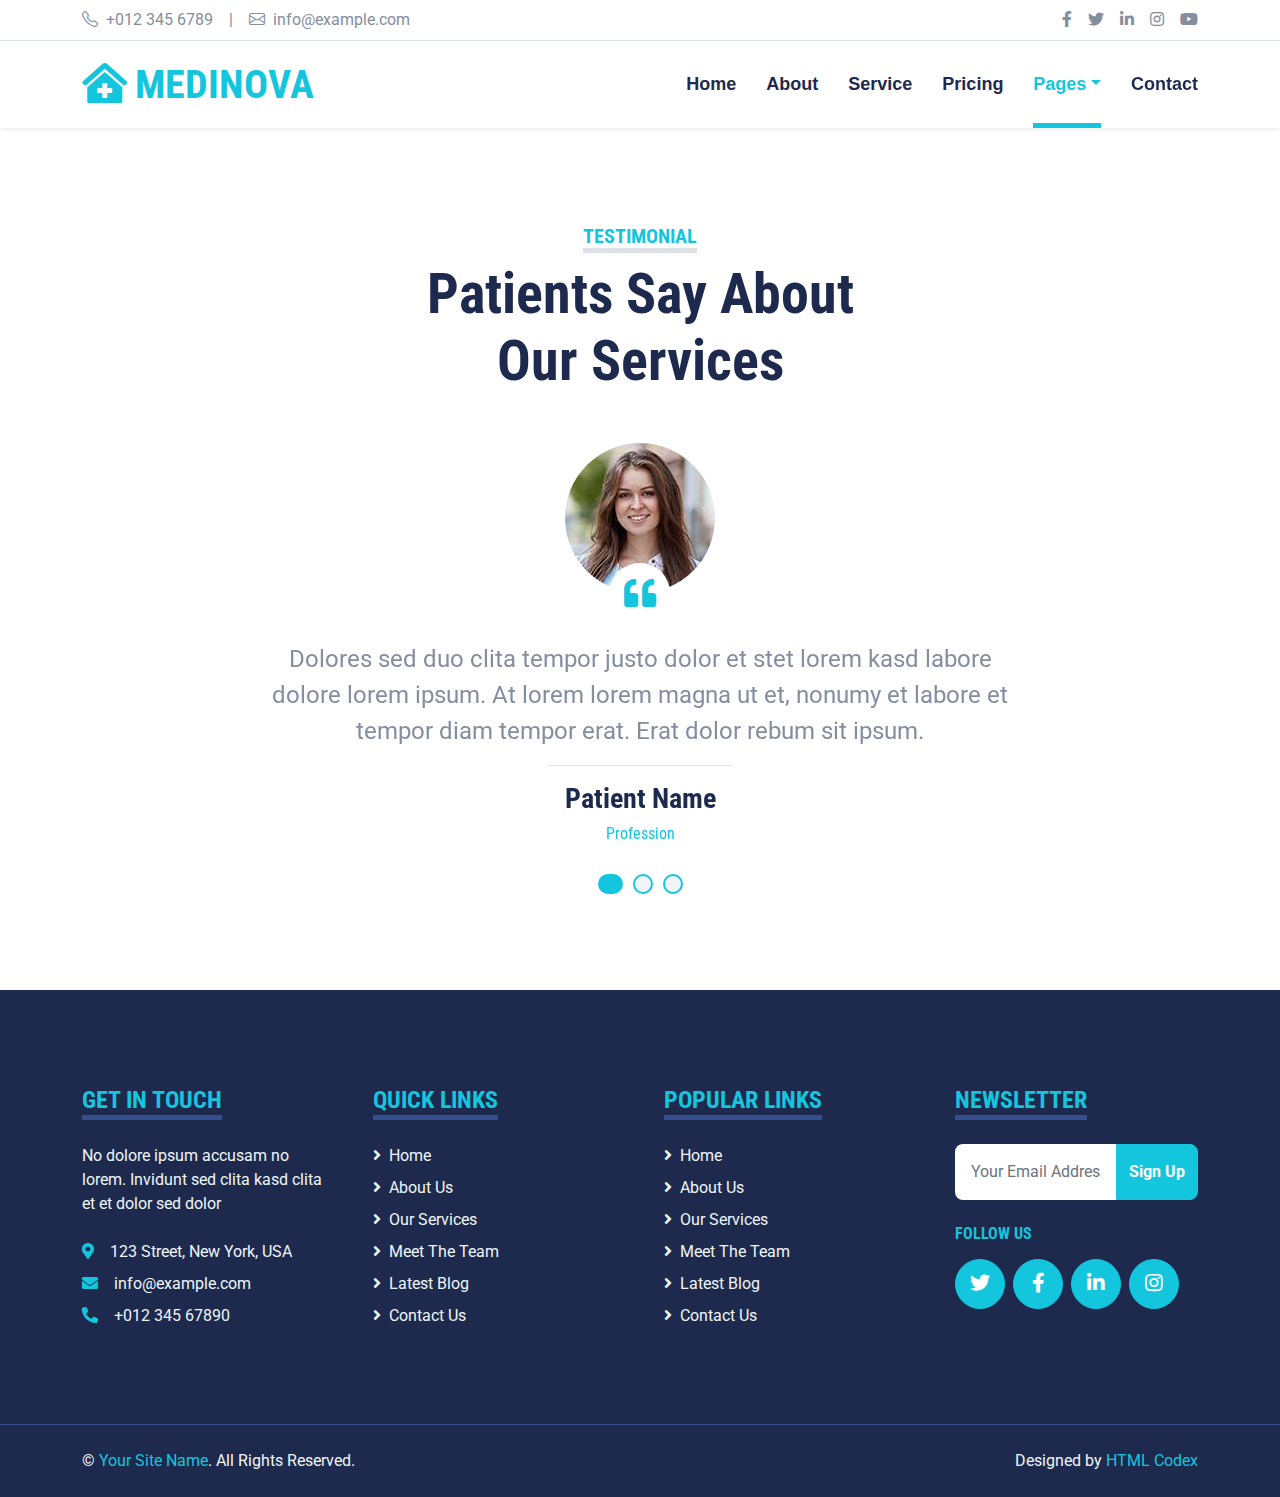
<file: testimonial.html>
<!DOCTYPE html>
<html lang="en">

<head>
    <meta charset="utf-8">
    <title>MEDINOVA - Hospital Website Template</title>
    <meta content="width=device-width, initial-scale=1.0" name="viewport">
    <meta content="Free HTML Templates" name="keywords">
    <meta content="Free HTML Templates" name="description">

    <!-- Favicon -->
    <link href="img/favicon.ico" rel="icon">

    <!-- Google Web Fonts -->
    <link rel="preconnect" href="https://fonts.gstatic.com">
    <link href="https://fonts.googleapis.com/css2?family=Roboto+Condensed:wght@400;700&family=Roboto:wght@400;700&display=swap" rel="stylesheet">  

    <!-- Icon Font Stylesheet -->
    <link href="https://cdnjs.cloudflare.com/ajax/libs/font-awesome/5.15.0/css/all.min.css" rel="stylesheet">
    <link href="https://cdn.jsdelivr.net/npm/bootstrap-icons@1.4.1/font/bootstrap-icons.css" rel="stylesheet">

    <!-- Libraries Stylesheet -->
    <link href="lib/owlcarousel/assets/owl.carousel.min.css" rel="stylesheet">
    <link href="lib/tempusdominus/css/tempusdominus-bootstrap-4.min.css" rel="stylesheet" />

    <!-- Customized Bootstrap Stylesheet -->
    <link href="css/bootstrap.min.css" rel="stylesheet">

    <!-- Template Stylesheet -->
    <link href="css/style.css" rel="stylesheet">
</head>

<body>
    <!-- Topbar Start -->
    <div class="container-fluid py-2 border-bottom d-none d-lg-block">
        <div class="container">
            <div class="row">
                <div class="col-md-6 text-center text-lg-start mb-2 mb-lg-0">
                    <div class="d-inline-flex align-items-center">
                        <a class="text-decoration-none text-body pe-3" href=""><i class="bi bi-telephone me-2"></i>+012 345 6789</a>
                        <span class="text-body">|</span>
                        <a class="text-decoration-none text-body px-3" href=""><i class="bi bi-envelope me-2"></i>info@example.com</a>
                    </div>
                </div>
                <div class="col-md-6 text-center text-lg-end">
                    <div class="d-inline-flex align-items-center">
                        <a class="text-body px-2" href="">
                            <i class="fab fa-facebook-f"></i>
                        </a>
                        <a class="text-body px-2" href="">
                            <i class="fab fa-twitter"></i>
                        </a>
                        <a class="text-body px-2" href="">
                            <i class="fab fa-linkedin-in"></i>
                        </a>
                        <a class="text-body px-2" href="">
                            <i class="fab fa-instagram"></i>
                        </a>
                        <a class="text-body ps-2" href="">
                            <i class="fab fa-youtube"></i>
                        </a>
                    </div>
                </div>
            </div>
        </div>
    </div>
    <!-- Topbar End -->


    <!-- Navbar Start -->
    <div class="container-fluid sticky-top bg-white shadow-sm mb-5">
        <div class="container">
            <nav class="navbar navbar-expand-lg bg-white navbar-light py-3 py-lg-0">
                <a href="index.html" class="navbar-brand">
                    <h1 class="m-0 text-uppercase text-primary"><i class="fa fa-clinic-medical me-2"></i>Medinova</h1>
                </a>
                <button class="navbar-toggler" type="button" data-bs-toggle="collapse" data-bs-target="#navbarCollapse">
                    <span class="navbar-toggler-icon"></span>
                </button>
                <div class="collapse navbar-collapse" id="navbarCollapse">
                    <div class="navbar-nav ms-auto py-0">
                        <a href="index.html" class="nav-item nav-link">Home</a>
                        <a href="about.html" class="nav-item nav-link">About</a>
                        <a href="service.html" class="nav-item nav-link">Service</a>
                        <a href="price.html" class="nav-item nav-link">Pricing</a>
                        <div class="nav-item dropdown">
                            <a href="#" class="nav-link dropdown-toggle active" data-bs-toggle="dropdown">Pages</a>
                            <div class="dropdown-menu m-0">
                                <a href="blog.html" class="dropdown-item">Blog Grid</a>
                                <a href="detail.html" class="dropdown-item">Blog Detail</a>
                                <a href="team.html" class="dropdown-item">The Team</a>
                                <a href="testimonial.html" class="dropdown-item active">Testimonial</a>
                                <a href="appointment.html" class="dropdown-item">Appointment</a>
                                <a href="search.html" class="dropdown-item">Search</a>
                            </div>
                        </div>
                        <a href="contact.html" class="nav-item nav-link">Contact</a>
                    </div>
                </div>
            </nav>
        </div>
    </div>
    <!-- Navbar End -->


    <!-- Testimonial Start -->
    <div class="container-fluid py-5">
        <div class="container">
            <div class="text-center mx-auto mb-5" style="max-width: 500px;">
                <h5 class="d-inline-block text-primary text-uppercase border-bottom border-5">Testimonial</h5>
                <h1 class="display-4">Patients Say About Our Services</h1>
            </div>
            <div class="row justify-content-center">
                <div class="col-lg-8">
                    <div class="owl-carousel testimonial-carousel">
                        <div class="testimonial-item text-center">
                            <div class="position-relative mb-5">
                                <img class="img-fluid rounded-circle mx-auto" src="img/testimonial-1.jpg" alt="">
                                <div class="position-absolute top-100 start-50 translate-middle d-flex align-items-center justify-content-center bg-white rounded-circle" style="width: 60px; height: 60px;">
                                    <i class="fa fa-quote-left fa-2x text-primary"></i>
                                </div>
                            </div>
                            <p class="fs-4 fw-normal">Dolores sed duo clita tempor justo dolor et stet lorem kasd labore dolore lorem ipsum. At lorem lorem magna ut et, nonumy et labore et tempor diam tempor erat. Erat dolor rebum sit ipsum.</p>
                            <hr class="w-25 mx-auto">
                            <h3>Patient Name</h3>
                            <h6 class="fw-normal text-primary mb-3">Profession</h6>
                        </div>
                        <div class="testimonial-item text-center">
                            <div class="position-relative mb-5">
                                <img class="img-fluid rounded-circle mx-auto" src="img/testimonial-2.jpg" alt="">
                                <div class="position-absolute top-100 start-50 translate-middle d-flex align-items-center justify-content-center bg-white rounded-circle" style="width: 60px; height: 60px;">
                                    <i class="fa fa-quote-left fa-2x text-primary"></i>
                                </div>
                            </div>
                            <p class="fs-4 fw-normal">Dolores sed duo clita tempor justo dolor et stet lorem kasd labore dolore lorem ipsum. At lorem lorem magna ut et, nonumy et labore et tempor diam tempor erat. Erat dolor rebum sit ipsum.</p>
                            <hr class="w-25 mx-auto">
                            <h3>Patient Name</h3>
                            <h6 class="fw-normal text-primary mb-3">Profession</h6>
                        </div>
                        <div class="testimonial-item text-center">
                            <div class="position-relative mb-5">
                                <img class="img-fluid rounded-circle mx-auto" src="img/testimonial-3.jpg" alt="">
                                <div class="position-absolute top-100 start-50 translate-middle d-flex align-items-center justify-content-center bg-white rounded-circle" style="width: 60px; height: 60px;">
                                    <i class="fa fa-quote-left fa-2x text-primary"></i>
                                </div>
                            </div>
                            <p class="fs-4 fw-normal">Dolores sed duo clita tempor justo dolor et stet lorem kasd labore dolore lorem ipsum. At lorem lorem magna ut et, nonumy et labore et tempor diam tempor erat. Erat dolor rebum sit ipsum.</p>
                            <hr class="w-25 mx-auto">
                            <h3>Patient Name</h3>
                            <h6 class="fw-normal text-primary mb-3">Profession</h6>
                        </div>
                    </div>
                </div>
            </div>
        </div>
    </div>
    <!-- Testimonial End -->


    <!-- Footer Start -->
    <div class="container-fluid bg-dark text-light mt-5 py-5">
        <div class="container py-5">
            <div class="row g-5">
                <div class="col-lg-3 col-md-6">
                    <h4 class="d-inline-block text-primary text-uppercase border-bottom border-5 border-secondary mb-4">Get In Touch</h4>
                    <p class="mb-4">No dolore ipsum accusam no lorem. Invidunt sed clita kasd clita et et dolor sed dolor</p>
                    <p class="mb-2"><i class="fa fa-map-marker-alt text-primary me-3"></i>123 Street, New York, USA</p>
                    <p class="mb-2"><i class="fa fa-envelope text-primary me-3"></i>info@example.com</p>
                    <p class="mb-0"><i class="fa fa-phone-alt text-primary me-3"></i>+012 345 67890</p>
                </div>
                <div class="col-lg-3 col-md-6">
                    <h4 class="d-inline-block text-primary text-uppercase border-bottom border-5 border-secondary mb-4">Quick Links</h4>
                    <div class="d-flex flex-column justify-content-start">
                        <a class="text-light mb-2" href="#"><i class="fa fa-angle-right me-2"></i>Home</a>
                        <a class="text-light mb-2" href="#"><i class="fa fa-angle-right me-2"></i>About Us</a>
                        <a class="text-light mb-2" href="#"><i class="fa fa-angle-right me-2"></i>Our Services</a>
                        <a class="text-light mb-2" href="#"><i class="fa fa-angle-right me-2"></i>Meet The Team</a>
                        <a class="text-light mb-2" href="#"><i class="fa fa-angle-right me-2"></i>Latest Blog</a>
                        <a class="text-light" href="#"><i class="fa fa-angle-right me-2"></i>Contact Us</a>
                    </div>
                </div>
                <div class="col-lg-3 col-md-6">
                    <h4 class="d-inline-block text-primary text-uppercase border-bottom border-5 border-secondary mb-4">Popular Links</h4>
                    <div class="d-flex flex-column justify-content-start">
                        <a class="text-light mb-2" href="#"><i class="fa fa-angle-right me-2"></i>Home</a>
                        <a class="text-light mb-2" href="#"><i class="fa fa-angle-right me-2"></i>About Us</a>
                        <a class="text-light mb-2" href="#"><i class="fa fa-angle-right me-2"></i>Our Services</a>
                        <a class="text-light mb-2" href="#"><i class="fa fa-angle-right me-2"></i>Meet The Team</a>
                        <a class="text-light mb-2" href="#"><i class="fa fa-angle-right me-2"></i>Latest Blog</a>
                        <a class="text-light" href="#"><i class="fa fa-angle-right me-2"></i>Contact Us</a>
                    </div>
                </div>
                <div class="col-lg-3 col-md-6">
                    <h4 class="d-inline-block text-primary text-uppercase border-bottom border-5 border-secondary mb-4">Newsletter</h4>
                    <form action="">
                        <div class="input-group">
                            <input type="text" class="form-control p-3 border-0" placeholder="Your Email Address">
                            <button class="btn btn-primary">Sign Up</button>
                        </div>
                    </form>
                    <h6 class="text-primary text-uppercase mt-4 mb-3">Follow Us</h6>
                    <div class="d-flex">
                        <a class="btn btn-lg btn-primary btn-lg-square rounded-circle me-2" href="#"><i class="fab fa-twitter"></i></a>
                        <a class="btn btn-lg btn-primary btn-lg-square rounded-circle me-2" href="#"><i class="fab fa-facebook-f"></i></a>
                        <a class="btn btn-lg btn-primary btn-lg-square rounded-circle me-2" href="#"><i class="fab fa-linkedin-in"></i></a>
                        <a class="btn btn-lg btn-primary btn-lg-square rounded-circle" href="#"><i class="fab fa-instagram"></i></a>
                    </div>
                </div>
            </div>
        </div>
    </div>
    <div class="container-fluid bg-dark text-light border-top border-secondary py-4">
        <div class="container">
            <div class="row g-5">
                <div class="col-md-6 text-center text-md-start">
                    <p class="mb-md-0">&copy; <a class="text-primary" href="#">Your Site Name</a>. All Rights Reserved.</p>
                </div>
                <div class="col-md-6 text-center text-md-end">
                    <p class="mb-0">Designed by <a class="text-primary" href="https://htmlcodex.com">HTML Codex</a></p>
                </div>
            </div>
        </div>
    </div>
    <!-- Footer End -->


    <!-- Back to Top -->
    <a href="#" class="btn btn-lg btn-primary btn-lg-square back-to-top"><i class="bi bi-arrow-up"></i></a>


    <!-- JavaScript Libraries -->
    <script src="https://code.jquery.com/jquery-3.4.1.min.js"></script>
    <script src="https://cdn.jsdelivr.net/npm/bootstrap@5.0.0/dist/js/bootstrap.bundle.min.js"></script>
    <script src="lib/easing/easing.min.js"></script>
    <script src="lib/waypoints/waypoints.min.js"></script>
    <script src="lib/owlcarousel/owl.carousel.min.js"></script>
    <script src="lib/tempusdominus/js/moment.min.js"></script>
    <script src="lib/tempusdominus/js/moment-timezone.min.js"></script>
    <script src="lib/tempusdominus/js/tempusdominus-bootstrap-4.min.js"></script>

    <!-- Template Javascript -->
    <script src="js/main.js"></script>
</body>

</html>
</file>
<file: css/style.css>
/********** Template CSS  32a2db **********/
:root {
    --primary: #13C5DD;
    --secondary: #354F8E;
    --light: #EFF5F9;
    --dark: #1D2A4D;
}

.btn {
    font-weight: 700;
    transition: .5s;
}

.btn:hover {
    -webkit-box-shadow: 0 8px 6px -6px #555555;
    -moz-box-shadow: 0 8px 6px -6px #555555;
    box-shadow: 0 8px 6px -6px #555555;
}


.btn-primary {
    color: #FFFFFF;
}

.btn-square {
    width: 36px;
    height: 36px;
}

.btn-sm-square {
    width: 28px;
    height: 28px;
}

.btn-lg-square {
    width: 50px;
    height: 50px;
}

.btn-square,
.btn-sm-square,
.btn-lg-square {
    padding-left: 0;
    padding-right: 0;
    text-align: center;
}

.fonts{

    font-family: 'Lateef', serif;

   font-size: 25px;
}
.fonts1{

    font-family: 'Lateef', serif;
    width: 650px;
    font-size: 20px;
}

.fonts4{

    font-family: 'Lateef', serif;

    font-size: 20px;
}
.fonts2{

    font-family: 'El Messiri', sans-serif;

    font-size: 35px;
}
.fonts3{

    font-family: 'El Messiri', sans-serif;
    width: 800px;
    font-size: 35px;
}

.fonts5{

    font-family: 'El Messiri', sans-serif;
  width: 100%;
    font-size: 35px;
}

.back-to-top {
    position: fixed;
display: none;
    right: 30px;
   background: url(../img/whatsapp.png);


    bottom: 10px;

}


::-webkit-scrollbar{
    width: 7px;
}
::-webkit-scrollbar-track{
    background-color: #EFF5F9;
    box-shadow: 0 0 0 10px #EFF5F9 inset;
}


::-webkit-scrollbar-thumb{
    background-color: hwb(218deg 52% 38% / 50%);
    border-radius: 20px;
}



::-webkit-scrollbar-thumb:hover{
    background-color: rgb(19 197 221 / 100%);
}

.navbar-light .navbar-nav .nav-link {
    font-family: 'Jost', sans-serif;
    position: relative;
    margin-left: 30px;
    padding: 30px 0;
    font-size: 18px;
    font-weight: 700;
    color: var(--dark);
    outline: none;
    transition: .5s;
}

.navbar-light .navbar-nav .nav-link:hover,
.navbar-light .navbar-nav .nav-link.active {
    color: var(--primary);
}

@media (min-width: 992px) {
    .navbar-light .navbar-nav .nav-link::before {
        position: absolute;
        content: "";
        width: 0;
        height: 5px;
        bottom: 0;
        left: 50%;
        background: var(--primary);
        transition: .5s;
    }

    .navbar-light .navbar-nav .nav-link:hover::before,
    .navbar-light .navbar-nav .nav-link.active::before {
        width: 100%;
        left: 0;
    }
}

@media (max-width: 991.98px) {
    .navbar-light .navbar-nav .nav-link  {
        margin-left: 0;
        padding: 10px 0;
    }
}

.hero-header {
    background: url(../img/programing.jpg) top right no-repeat;
    background-size: cover;

}

.service-item {
    position: relative;
    height: 350px;
    padding: 0 30px;
    transition: .5s;
}

.service-item .service-icon {
    width: 150px;
    height: 100px;
    display: flex;
    align-items: center;
    justify-content: center;
    background: var(--primary);
    border-radius: 50%;
    transform: rotate(-14deg);
}

.service-item .service-icon i {
    transform: rotate(15deg);
}

.service-item a.btn {
    position: absolute;
    width: 60px;
    bottom: -48px;
    left: 50%;
    margin-left: -30px;
    opacity: 0;
}

.service-item:hover a.btn {
    bottom: -24px;
    opacity: 1;
}

.price-carousel::after {
    position: absolute;
    content: "";
    width: 100%;
    height: 50%;
    bottom: 0;
    left: 0;
    background: var(--primary);
    border-radius: 8px 8px 50% 50%;
    z-index: -1;
}

.price-carousel .owl-nav {
    margin-top: 35px;
    width: 100%;
    text-align: center;
    display: flex;
    justify-content: center;
}

.price-carousel .owl-nav .owl-prev,
.price-carousel .owl-nav .owl-next{
    position: relative;
    margin: 0 5px;
    width: 45px;
    height: 45px;
    display: flex;
    align-items: center;
    justify-content: center;
    color: var(--primary);
    background: #FFFFFF;
    font-size: 22px;
    border-radius: 45px;
    transition: .5s;
}

.price-carousel .owl-nav .owl-prev:hover,
.price-carousel .owl-nav .owl-next:hover {
    color: var(--dark);
}

@media (min-width: 576px) {
    .team-item .row {
        height: 350px;
    }
}

.team-carousel .owl-nav {
    position: absolute;
    padding: 0 45px;
    width: 100%;
    height: 45px;
    top: calc(85% - 22.5px);
    left: 0;
    display: flex;
    justify-content: space-between;
}

.team-carousel .owl-nav .owl-prev,
.team-carousel .owl-nav .owl-next {
    position: relative;
    width: 45px;
    height: 45px;
    display: flex;
    align-items: center;
    justify-content: center;
    color: #FFFFFF;

    border-radius: 45px;
    font-size: 22px;
    transition: .5s;
}

.team-carousel .owl-nav .owl-prev:hover,
.team-carousel .owl-nav .owl-next:hover {
    background: var(--dark);
}

.testimonial-carousel .owl-dots {
    margin-top: 15px;
    display: flex;
    align-items: center;
    justify-content: center;
}

.testimonial-carousel .owl-dot {
    position: relative;
    display: inline-block;
    margin: 0 5px;
    width: 20px;
    height: 20px;
    background: var(--light);
    border: 2px solid var(--primary);
    border-radius: 20px;
    transition: .5s;
}

.testimonial-carousel .owl-dot.active {
    width: 25px;
    height: 20px;
    background: var(--primary);
}

.testimonial-carousel .owl-item img {
    width: 150px;
    height: 150px;
}
</file>
